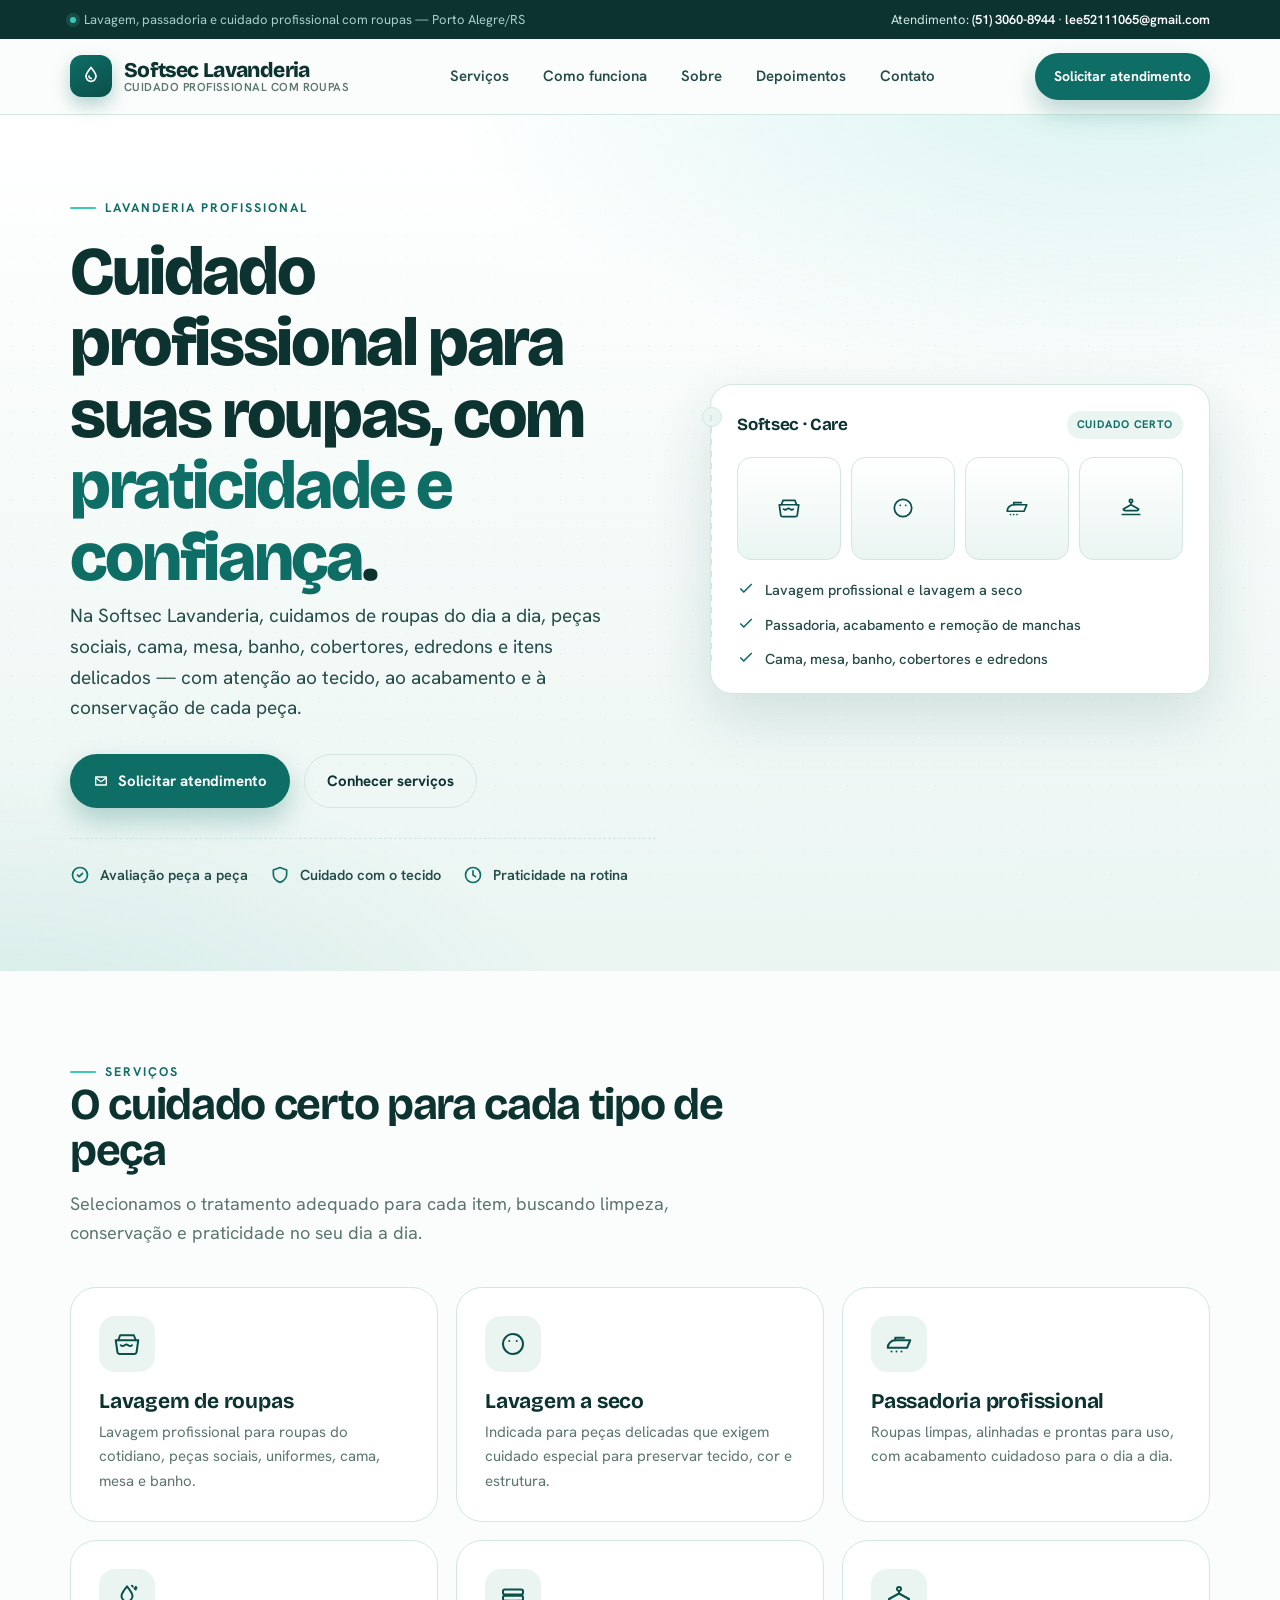
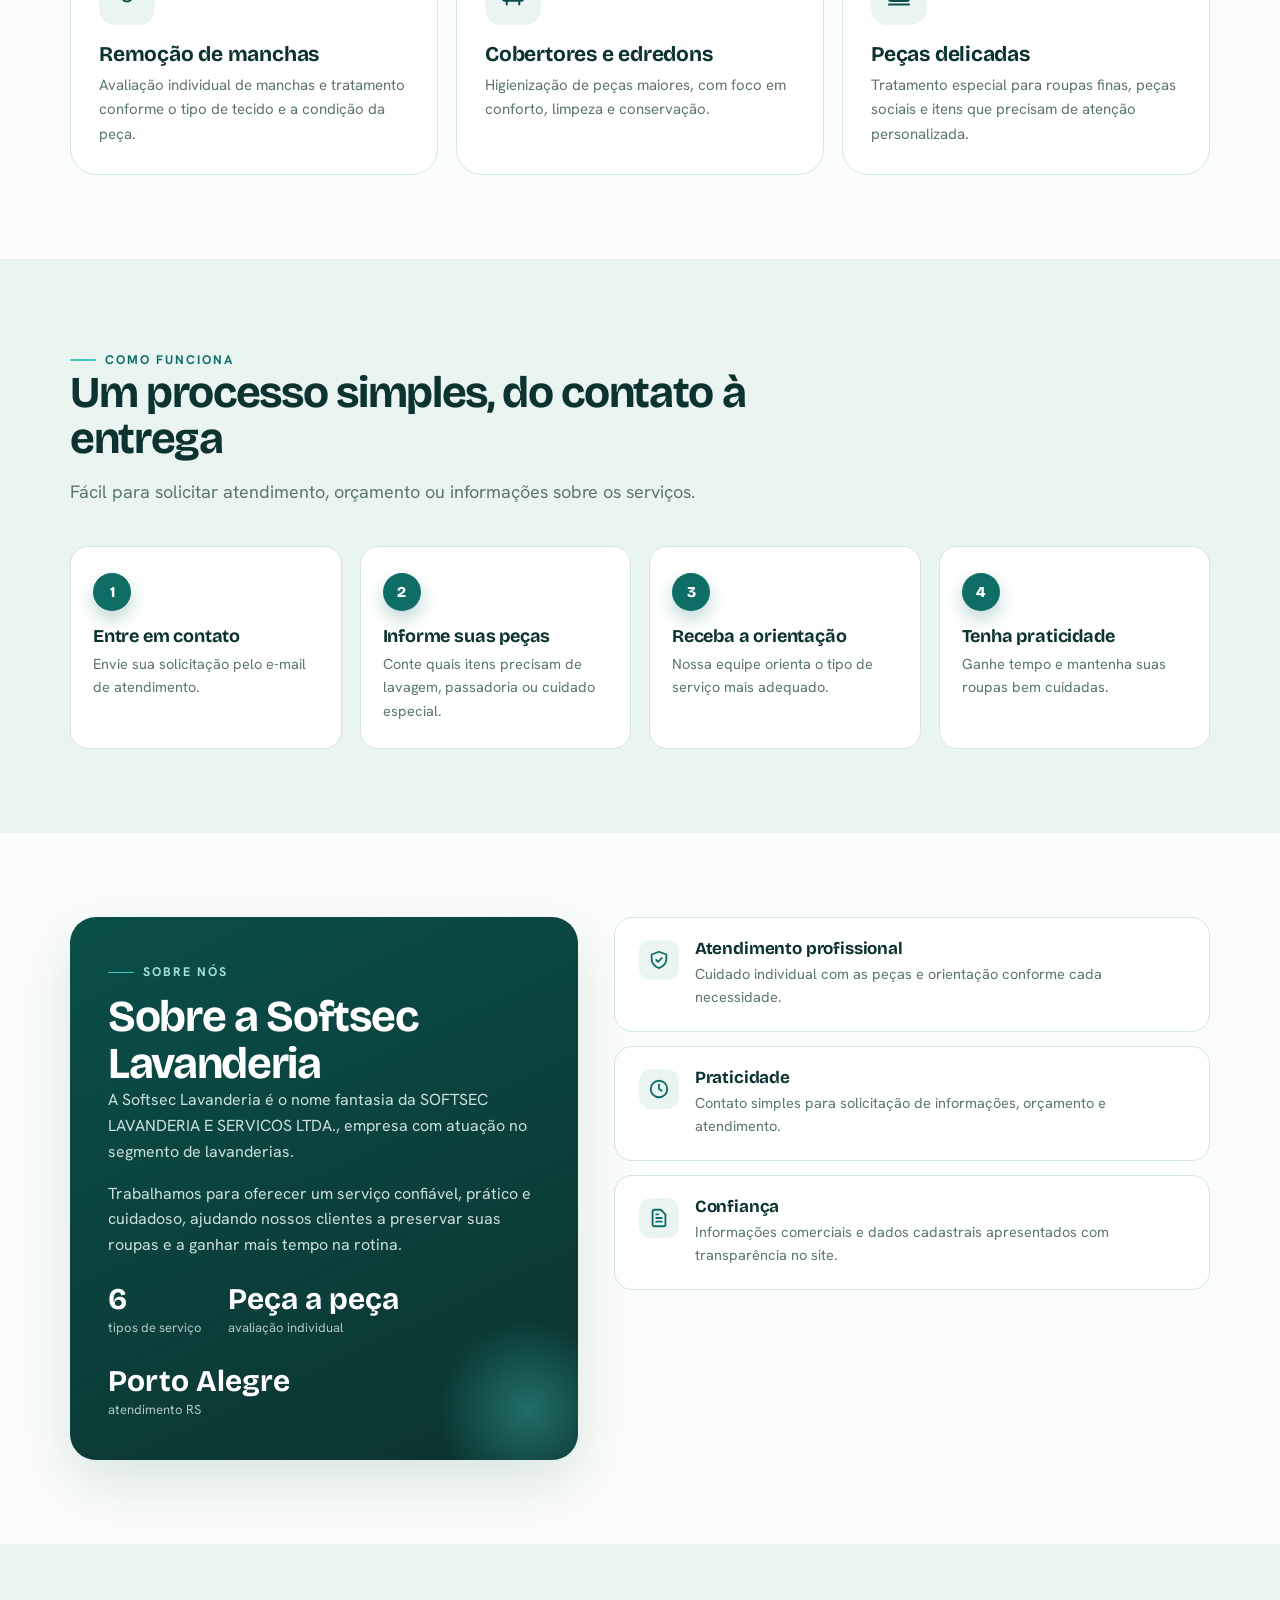
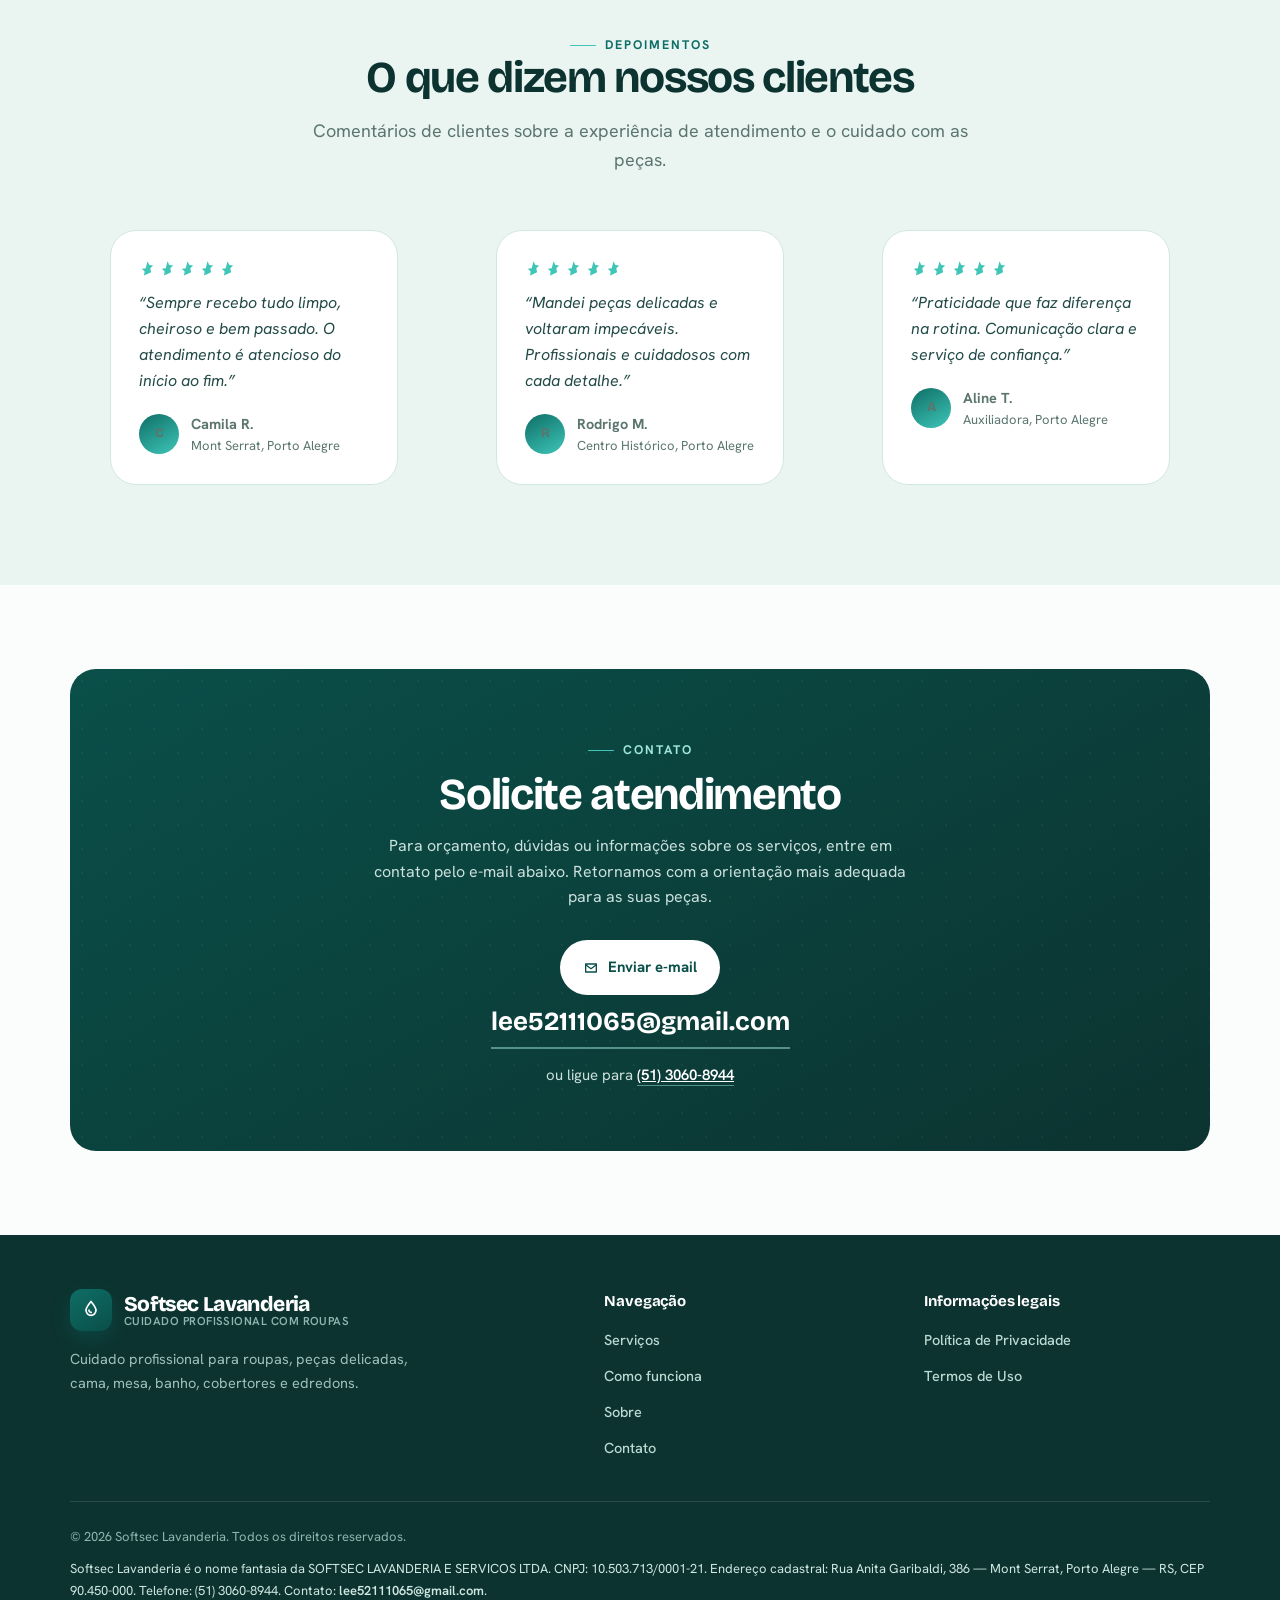
<file: index.html>
<!doctype html>
<html lang="pt-BR">
<head>
<meta charset="utf-8">
<meta name="viewport" content="width=device-width, initial-scale=1">
<title>Softsec Lavanderia | Lavagem, passadoria e cuidado profissional com roupas</title>
<meta name="description" content="Softsec Lavanderia: lavagem profissional, passadoria, lavagem a seco, higienização de cama, mesa e banho, cobertores, edredons e peças delicadas. Atendimento por e-mail em Porto Alegre.">
<meta name="theme-color" content="#0c3330">
<link rel="preconnect" href="https://fonts.googleapis.com">
<link rel="preconnect" href="https://fonts.gstatic.com" crossorigin>
<link href="https://fonts.googleapis.com/css2?family=Bricolage+Grotesque:opsz,wght@12..96,600;12..96,700;12..96,800&family=Hanken+Grotesk:wght@400;500;600;700&display=swap" rel="stylesheet">
<style>
  :root{
    --ink:#0c3330;
    --ink-soft:#234b47;
    --teal:#0e6e66;
    --teal-deep:#0a4f49;
    --teal-bright:#16958a;
    --aqua:#3fc6b8;
    --aqua-soft:#9fe6dc;
    --paper:#fbfdfc;
    --linen:#eaf5f2;
    --linen-2:#e1efeb;
    --line:#d3e7e2;
    --muted:#5b756f;
    --white:#ffffff;
    --shadow-sm:0 8px 24px rgba(10,79,73,.07);
    --shadow:0 22px 60px rgba(10,79,73,.14);
    --radius:18px;
    --radius-lg:26px;
    --maxw:1140px;
    --display:"Bricolage Grotesque", "Hanken Grotesk", system-ui, sans-serif;
    --body:"Hanken Grotesk", system-ui, -apple-system, Segoe UI, Roboto, sans-serif;
  }

  *{box-sizing:border-box}
  html{scroll-behavior:smooth}
  body{
    margin:0;
    font-family:var(--body);
    color:var(--ink);
    background:var(--paper);
    line-height:1.62;
    -webkit-font-smoothing:antialiased;
    text-rendering:optimizeLegibility;
  }
  a{color:inherit}
  img,svg{display:block}
  ::selection{background:var(--aqua-soft);color:var(--ink)}

  .wrap{width:min(var(--maxw), calc(100% - 40px));margin-inline:auto}

  /* ---------- Type ---------- */
  h1,h2,h3{font-family:var(--display);margin:0;line-height:1.05;letter-spacing:-.02em}
  h1{font-size:clamp(40px,5.6vw,68px);font-weight:800;letter-spacing:-.035em}
  h2{font-size:clamp(28px,3.8vw,44px);font-weight:700;letter-spacing:-.03em}
  h3{font-size:21px;font-weight:700;letter-spacing:-.01em}
  p{margin:0 0 16px}

  .eyebrow{
    display:inline-flex;align-items:center;gap:9px;
    font-family:var(--body);font-weight:700;font-size:12.5px;
    letter-spacing:.16em;text-transform:uppercase;color:var(--teal);
  }
  .eyebrow::before{content:"";width:26px;height:1.5px;background:var(--aqua);border-radius:2px}
  .lead{font-size:clamp(17px,1.6vw,19px);color:var(--ink-soft)}

  /* ---------- Buttons ---------- */
  .btn{
    display:inline-flex;align-items:center;justify-content:center;gap:9px;
    padding:14px 22px;border-radius:999px;text-decoration:none;
    font-weight:700;font-size:15px;border:1.5px solid transparent;
    transition:transform .18s ease, background .18s ease, box-shadow .18s ease, border-color .18s ease;
    cursor:pointer;white-space:nowrap;
  }
  .btn svg{width:16px;height:16px}
  .btn-primary{background:var(--teal);color:#fff;box-shadow:0 12px 26px rgba(14,110,102,.28)}
  .btn-primary:hover{background:var(--teal-deep);transform:translateY(-2px);box-shadow:0 16px 34px rgba(14,110,102,.34)}
  .btn-ghost{background:transparent;color:var(--ink);border-color:var(--line)}
  .btn-ghost:hover{border-color:var(--teal);color:var(--teal);transform:translateY(-2px)}
  .btn-light{background:#fff;color:var(--teal-deep);border-color:rgba(255,255,255,.6)}
  .btn-light:hover{transform:translateY(-2px);box-shadow:var(--shadow-sm)}

  /* ---------- Topbar ---------- */
  .topbar{background:var(--ink);color:#cfe7e2;font-size:13px}
  .topbar .wrap{display:flex;justify-content:space-between;align-items:center;gap:14px;flex-wrap:wrap;padding:9px 0;min-height:38px}
  .topbar a{color:#fff;text-decoration:none;font-weight:600}
  .topbar a:hover{color:var(--aqua-soft)}
  .topbar .tb-tag{display:inline-flex;align-items:center;gap:8px;color:#aacfc9}
  .dot{width:6px;height:6px;border-radius:50%;background:var(--aqua);display:inline-block;flex:none;box-shadow:0 0 0 4px rgba(63,198,184,.18)}

  /* ---------- Header ---------- */
  header.site{position:sticky;top:0;z-index:60;background:rgba(251,253,252,.82);backdrop-filter:blur(12px);border-bottom:1px solid var(--line)}
  .nav{display:flex;align-items:center;justify-content:space-between;gap:20px;padding:14px 0}
  .brand{display:flex;align-items:center;gap:12px;text-decoration:none}
  .brand .mark{width:42px;height:42px;border-radius:12px;background:linear-gradient(150deg,var(--teal),var(--teal-deep));display:grid;place-items:center;flex:none;box-shadow:0 8px 18px rgba(14,110,102,.3)}
  .brand .mark svg{width:24px;height:24px}
  .brand .name{display:flex;flex-direction:column;line-height:1.05}
  .brand .name b{font-family:var(--display);font-size:21px;font-weight:800;letter-spacing:-.03em;color:var(--ink)}
  .brand .name span{font-size:11.5px;letter-spacing:.04em;color:var(--muted);text-transform:uppercase;font-weight:600}

  .menu{display:flex;align-items:center;gap:6px}
  .menu a{text-decoration:none;color:var(--ink-soft);font-weight:600;font-size:15px;padding:8px 14px;border-radius:999px;transition:color .15s, background .15s}
  .menu a:hover{color:var(--teal);background:var(--linen)}
  .menu a.active{color:var(--teal);background:var(--linen)}
  .nav-cta{display:flex;align-items:center;gap:10px}
  .nav-cta .btn{padding:11px 18px;font-size:14px}

  .burger{display:none;width:44px;height:44px;border-radius:12px;border:1px solid var(--line);background:#fff;cursor:pointer;align-items:center;justify-content:center}
  .burger span{position:relative;width:18px;height:2px;background:var(--ink);border-radius:2px;transition:.2s}
  .burger span::before,.burger span::after{content:"";position:absolute;left:0;width:18px;height:2px;background:var(--ink);border-radius:2px;transition:.2s}
  .burger span::before{top:-6px}.burger span::after{top:6px}
  body.nav-open .burger span{background:transparent}
  body.nav-open .burger span::before{top:0;transform:rotate(45deg)}
  body.nav-open .burger span::after{top:0;transform:rotate(-45deg)}

  /* ---------- Hero ---------- */
  .hero{position:relative;overflow:hidden;background:
      radial-gradient(120% 90% at 88% -10%, rgba(63,198,184,.22), transparent 46%),
      radial-gradient(90% 70% at 0% 110%, rgba(22,149,138,.10), transparent 50%),
      linear-gradient(180deg,#fff 0%, var(--linen) 100%)}
  .hero::after{content:"";position:absolute;inset:0;background-image:
      radial-gradient(rgba(14,110,102,.06) 1px, transparent 1.4px);background-size:22px 22px;mask-image:linear-gradient(180deg,transparent,#000 30%, #000 70%, transparent);opacity:.5;pointer-events:none}
  .hero .wrap{position:relative;z-index:1;display:grid;grid-template-columns:1.08fr .92fr;gap:54px;align-items:center;padding:76px 0 84px}
  .hero h1{margin:18px 0 8px}
  .hero h1 .hl{color:var(--teal)}
  .hero .lead{max-width:560px}
  .cta-row{display:flex;gap:14px;flex-wrap:wrap;margin-top:30px}
  .trust{display:flex;gap:22px;flex-wrap:wrap;margin-top:30px;padding-top:24px;border-top:1px dashed var(--line)}
  .trust .ti{display:flex;align-items:center;gap:10px;color:var(--ink-soft);font-weight:600;font-size:14.5px}
  .trust .ti svg{width:20px;height:20px;color:var(--teal);flex:none}

  /* Care tag — signature element */
  .tag{
    position:relative;background:#fff;border:1px solid var(--line);border-radius:22px;
    padding:26px 26px 22px;box-shadow:var(--shadow);transform:rotate(-1.4deg);
  }
  .tag::before{content:"";position:absolute;top:22px;left:-9px;width:18px;height:18px;border-radius:50%;background:var(--linen);border:1px solid var(--line)}
  .tag::after{content:"";position:absolute;top:30px;left:-1px;width:2px;height:calc(100% - 60px);background:repeating-linear-gradient(180deg,var(--line) 0 6px,transparent 6px 12px)}
  .tag .tag-top{display:flex;align-items:center;justify-content:space-between;gap:12px;margin-bottom:18px}
  .tag .tag-top b{font-family:var(--display);font-size:17px;letter-spacing:-.02em}
  .tag .tag-top .pill{font-size:11px;font-weight:700;letter-spacing:.08em;text-transform:uppercase;color:var(--teal);background:var(--linen);padding:5px 10px;border-radius:999px}
  .tag .symbols{display:grid;grid-template-columns:repeat(4,1fr);gap:10px;margin-bottom:18px}
  .tag .sym{aspect-ratio:1;border:1px solid var(--line);border-radius:14px;display:grid;place-items:center;color:var(--teal-deep);background:linear-gradient(180deg,#fff,var(--linen))}
  .tag .sym svg{width:26px;height:26px}
  .tag .tag-list{margin:0;padding:0;list-style:none;display:grid;gap:11px}
  .tag .tag-list li{display:flex;align-items:flex-start;gap:10px;font-size:14.5px;color:var(--ink-soft);font-weight:500}
  .tag .tag-list svg{width:18px;height:18px;color:var(--teal);flex:none;margin-top:2px}

  /* ---------- Sections ---------- */
  .section{padding:84px 0}
  .section.tint{background:var(--linen)}
  .section-head{max-width:680px;margin-bottom:40px}
  .section-head.center{margin-inline:auto;text-align:center}
  .section-head p{margin-top:14px;color:var(--muted);font-size:18px}

  /* Services — care-symbol cards */
  .grid-cards{display:grid;grid-template-columns:repeat(3,1fr);gap:18px}
  .scard{background:#fff;border:1px solid var(--line);border-radius:var(--radius-lg);padding:28px;transition:transform .2s ease, box-shadow .2s ease, border-color .2s ease;position:relative;overflow:hidden}
  .scard::before{content:"";position:absolute;inset:0 0 auto 0;height:3px;background:linear-gradient(90deg,var(--teal),var(--aqua));transform:scaleX(0);transform-origin:left;transition:transform .25s ease}
  .scard:hover{transform:translateY(-6px);box-shadow:var(--shadow);border-color:transparent}
  .scard:hover::before{transform:scaleX(1)}
  .scard .ic{width:56px;height:56px;border-radius:16px;background:var(--linen);display:grid;place-items:center;color:var(--teal-deep);margin-bottom:18px;transition:background .2s,color .2s}
  .scard:hover .ic{background:var(--teal);color:#fff}
  .scard .ic svg{width:30px;height:30px}
  .scard p{margin:8px 0 0;color:var(--muted);font-size:15px}

  /* Steps — real sequence, so numbered */
  .steps{display:grid;grid-template-columns:repeat(4,1fr);gap:18px;position:relative}
  .stepc{background:#fff;border:1px solid var(--line);border-radius:var(--radius);padding:26px 22px;position:relative}
  .stepc .num{font-family:var(--display);font-weight:800;font-size:15px;width:38px;height:38px;border-radius:50%;display:grid;place-items:center;background:var(--teal);color:#fff;margin-bottom:16px;box-shadow:0 8px 18px rgba(14,110,102,.28)}
  .stepc h3{font-size:18px}
  .stepc p{margin:6px 0 0;color:var(--muted);font-size:14.5px}

  /* About / split */
  .split{display:grid;grid-template-columns:.92fr 1.08fr;gap:36px;align-items:stretch}
  .panel-dark{background:linear-gradient(155deg,var(--teal-deep),var(--ink));color:#fff;border-radius:var(--radius-lg);padding:38px;box-shadow:var(--shadow);position:relative;overflow:hidden}
  .panel-dark::after{content:"";position:absolute;right:-40px;bottom:-40px;width:180px;height:180px;border-radius:50%;background:radial-gradient(circle,rgba(63,198,184,.4),transparent 70%)}
  .panel-dark h2{color:#fff;position:relative}
  .panel-dark p{color:rgba(235,250,247,.86);position:relative}
  .panel-dark .stat{display:flex;gap:26px;margin-top:26px;flex-wrap:wrap;position:relative}
  .panel-dark .stat div b{font-family:var(--display);font-size:30px;display:block;line-height:1}
  .panel-dark .stat div span{font-size:13px;color:rgba(235,250,247,.74)}
  .info-list{display:grid;gap:14px;align-content:start}
  .info-item{background:#fff;border:1px solid var(--line);border-radius:var(--radius);padding:22px 24px;display:flex;gap:16px;align-items:flex-start}
  .info-item .chk{width:40px;height:40px;border-radius:12px;background:var(--linen);color:var(--teal);display:grid;place-items:center;flex:none}
  .info-item .chk svg{width:22px;height:22px}
  .info-item h3{font-size:17px}
  .info-item p{margin:4px 0 0;color:var(--muted);font-size:14.5px}

  /* Testimonials */
  .quotes{display:grid;grid-template-columns:repeat(3,1fr);gap:18px}
  .quote{background:#fff;border:1px solid var(--line);border-radius:var(--radius-lg);padding:28px}
  .quote .stars{color:var(--aqua);display:flex;gap:3px;margin-bottom:14px}
  .quote .stars svg{width:17px;height:17px}
  .quote p{font-size:16px;color:var(--ink-soft);font-style:italic;margin-bottom:18px}
  .quote .who{display:flex;align-items:center;gap:12px}
  .quote .av{width:40px;height:40px;border-radius:50%;background:linear-gradient(150deg,var(--teal),var(--aqua));color:#fff;display:grid;place-items:center;font-family:var(--display);font-weight:800;font-size:15px;flex:none}
  .quote .who b{display:block;font-size:14.5px}
  .quote .who span{font-size:13px;color:var(--muted)}

  /* Contact */
  .contact{background:linear-gradient(150deg,var(--teal-deep),var(--ink));color:#fff;border-radius:var(--radius-lg);padding:clamp(36px,6vw,64px);text-align:center;position:relative;overflow:hidden}
  .contact::before{content:"";position:absolute;inset:0;background-image:radial-gradient(rgba(255,255,255,.07) 1px,transparent 1.4px);background-size:24px 24px;opacity:.6}
  .contact h2{color:#fff;position:relative}
  .contact p{color:rgba(235,250,247,.86);max-width:560px;margin:14px auto 0;position:relative}
  .contact .cta-row{justify-content:center;position:relative}
  .contact .mail-big{position:relative;display:inline-block;margin-top:6px;font-family:var(--display);font-weight:700;font-size:clamp(18px,2.4vw,26px);color:#fff;text-decoration:none;border-bottom:2px solid rgba(159,230,220,.5);padding-bottom:4px}
  .contact .mail-big:hover{border-color:var(--aqua)}
  .contact-alt{position:relative;margin-top:12px;font-size:15px;color:rgba(235,250,247,.86)}
  .contact-alt a{color:#fff;font-weight:600;border-bottom:1px solid rgba(159,230,220,.5)}
  .contact-alt a:hover{border-color:var(--aqua)}

  /* ---------- Legal sections ---------- */
  .legal-sec{background:var(--paper)}
  .legal-sec.alt{background:var(--linen)}
  .legal-wrap{max-width:860px;margin-inline:auto}
  .legal-card{background:#fff;border:1px solid var(--line);border-radius:var(--radius-lg);padding:clamp(26px,4vw,44px);box-shadow:var(--shadow-sm)}
  .legal-card .meta{font-size:13px;color:var(--muted);letter-spacing:.04em;text-transform:uppercase;font-weight:600}
  .legal-card h2{margin:6px 0 4px}
  .legal-card .rule{height:3px;width:60px;background:linear-gradient(90deg,var(--teal),var(--aqua));border-radius:3px;margin:18px 0 26px}
  .legal-card h3{font-size:18px;color:var(--teal-deep);margin:26px 0 8px;display:flex;gap:10px;align-items:baseline}
  .legal-card h3 .n{font-size:13px;color:var(--aqua);font-weight:800}
  .legal-card h3:first-of-type{margin-top:0}
  .legal-card p{color:var(--ink-soft);font-size:15.5px}
  .legal-card a{color:var(--teal);font-weight:600}
  .back-top{display:inline-flex;align-items:center;gap:8px;margin-top:28px;font-size:14px;font-weight:600;color:var(--teal);text-decoration:none}
  .back-top:hover{color:var(--teal-deep)}
  .back-top svg{width:16px;height:16px}

  /* ---------- Footer ---------- */
  footer.site{background:var(--ink);color:#cfe7e2;padding:54px 0 30px}
  .foot-grid{display:grid;grid-template-columns:1.4fr .8fr .8fr;gap:34px}
  footer.site .brand .name b{color:#fff}
  footer.site .brand .name span{color:#8fb6b0}
  footer.site .fdesc{margin-top:16px;color:#9fc1bb;font-size:14.5px;max-width:340px}
  .foot-title{font-family:var(--display);font-weight:700;font-size:15px;color:#fff;margin-bottom:14px;letter-spacing:-.01em}
  .foot-links{list-style:none;margin:0;padding:0;display:grid;gap:10px}
  .foot-links a{color:#bcdad4;text-decoration:none;font-size:14.5px;font-weight:500;transition:color .15s}
  .foot-links a:hover{color:#fff}
  .legal-bar{margin-top:40px;padding-top:24px;border-top:1px solid rgba(255,255,255,.12);display:grid;gap:10px}
  .legal-bar p{margin:0;font-size:13px;color:#8fb6b0;line-height:1.7}
  .legal-bar .reg{color:#cfe7e2}
  .legal-bar a{color:#cfe7e2;font-weight:600;text-decoration:none}
  .legal-bar a:hover{color:var(--aqua-soft)}

  /* ---------- Reveal animation ---------- */
  .reveal{opacity:0;transform:translateY(18px);transition:opacity .6s ease, transform .6s ease}
  .reveal.in{opacity:1;transform:none}

  /* ---------- Responsive ---------- */
  @media (max-width:980px){
    .hero .wrap{grid-template-columns:1fr;gap:40px;padding:56px 0 64px}
    .tag{max-width:440px}
    .split{grid-template-columns:1fr}
    .grid-cards,.quotes{grid-template-columns:repeat(2,1fr)}
    .steps{grid-template-columns:repeat(2,1fr)}
    .foot-grid{grid-template-columns:1fr 1fr}
  }
  @media (max-width:720px){
    .menu,.nav-cta .btn{display:none}
    .burger{display:flex}
    body.nav-open .menu{
      display:flex;flex-direction:column;align-items:stretch;gap:6px;
      position:absolute;left:0;right:0;top:100%;background:#fff;border-bottom:1px solid var(--line);
      padding:14px 20px 18px;box-shadow:var(--shadow);
    }
    body.nav-open .menu a{padding:12px 14px}
    .nav{position:relative}
    .topbar .tb-tag{display:none}
    .section{padding:60px 0}
    .grid-cards,.quotes,.steps{grid-template-columns:1fr}
    .foot-grid{grid-template-columns:1fr}
    .trust{gap:14px}
  }

  @media (prefers-reduced-motion:reduce){
    html{scroll-behavior:auto}
    *{transition:none!important;animation:none!important}
    .reveal{opacity:1;transform:none}
  }
</style>
</head>
<body>

<!-- ============ TOPBAR ============ -->
<div class="topbar">
  <div class="wrap">
    <span class="tb-tag"><span class="dot"></span> Lavagem, passadoria e cuidado profissional com roupas — Porto Alegre/RS</span>
    <span class="tb-contact">Atendimento: <a href="tel:+555130608944">(51)&nbsp;3060-8944</a> · <a href="mailto:lee52111065@gmail.com">lee52111065@gmail.com</a></span>
  </div>
</div>

<!-- ============ HEADER ============ -->
<header class="site">
  <div class="wrap nav">
    <a class="brand" href="#topo" aria-label="Softsec Lavanderia — início">
      <span class="mark" aria-hidden="true">
        <!-- droplet + sparkle mark -->
        <svg viewBox="0 0 24 24" fill="none" stroke="#fff" stroke-width="1.7" stroke-linecap="round" stroke-linejoin="round">
          <path d="M12 3.5c3 3.6 5 6.2 5 8.8a5 5 0 0 1-10 0c0-2.6 2-5.2 5-8.8Z"/>
          <path d="M10 12.2a2.2 2.2 0 0 0 2.2 2.2"/>
        </svg>
      </span>
      <span class="name">
        <b>Softsec Lavanderia</b>
        <span>Cuidado profissional com roupas</span>
      </span>
    </a>

    <nav class="menu" aria-label="Menu principal">
      <a href="#servicos">Serviços</a>
      <a href="#como-funciona">Como funciona</a>
      <a href="#sobre">Sobre</a>
      <a href="#depoimentos">Depoimentos</a>
      <a href="#contato">Contato</a>
    </nav>

    <div class="nav-cta">
      <a class="btn btn-primary" href="mailto:lee52111065@gmail.com?subject=Solicita%C3%A7%C3%A3o%20de%20atendimento%20-%20Softsec%20Lavanderia">
        Solicitar atendimento
      </a>
    </div>

    <button class="burger" aria-label="Abrir menu" aria-expanded="false"><span></span></button>
  </div>
</header>

<main id="topo">

  <!-- ============ HERO ============ -->
  <section class="hero">
    <div class="wrap">
      <div class="reveal">
        <span class="eyebrow">Lavanderia profissional</span>
        <h1>Cuidado profissional para suas roupas, com <span class="hl">praticidade e confiança</span>.</h1>
        <p class="lead">Na Softsec Lavanderia, cuidamos de roupas do dia a dia, peças sociais, cama, mesa, banho, cobertores, edredons e itens delicados — com atenção ao tecido, ao acabamento e à conservação de cada peça.</p>

        <div class="cta-row">
          <a class="btn btn-primary" href="mailto:lee52111065@gmail.com?subject=Solicita%C3%A7%C3%A3o%20de%20atendimento%20-%20Softsec%20Lavanderia">
            <svg viewBox="0 0 24 24" fill="none" stroke="currentColor" stroke-width="2" stroke-linecap="round" stroke-linejoin="round"><path d="M4 6h16v12H4z"/><path d="m4 7 8 6 8-6"/></svg>
            Solicitar atendimento
          </a>
          <a class="btn btn-ghost" href="#servicos">Conhecer serviços</a>
        </div>

        <div class="trust">
          <div class="ti"><svg viewBox="0 0 24 24" fill="none" stroke="currentColor" stroke-width="2" stroke-linecap="round" stroke-linejoin="round"><path d="m9 12 2 2 4-4"/><circle cx="12" cy="12" r="9"/></svg> Avaliação peça a peça</div>
          <div class="ti"><svg viewBox="0 0 24 24" fill="none" stroke="currentColor" stroke-width="2" stroke-linecap="round" stroke-linejoin="round"><path d="M12 3 4 6v5c0 5 3.5 8 8 10 4.5-2 8-5 8-10V6l-8-3Z"/></svg> Cuidado com o tecido</div>
          <div class="ti"><svg viewBox="0 0 24 24" fill="none" stroke="currentColor" stroke-width="2" stroke-linecap="round" stroke-linejoin="round"><circle cx="12" cy="12" r="9"/><path d="M12 7v5l3 2"/></svg> Praticidade na rotina</div>
        </div>
      </div>

      <!-- SIGNATURE: garment care tag -->
      <aside class="tag reveal" aria-label="Etiqueta de cuidados — destaques do serviço">
        <div class="tag-top">
          <b>Softsec · Care</b>
          <span class="pill">Cuidado certo</span>
        </div>
        <div class="symbols" aria-hidden="true">
          <span class="sym" title="Lavagem">
            <svg viewBox="0 0 24 24" fill="none" stroke="currentColor" stroke-width="1.6" stroke-linecap="round" stroke-linejoin="round"><path d="M3 9h18l-1.3 9.2A2 2 0 0 1 17.7 20H6.3a2 2 0 0 1-2-1.8L3 9Z"/><path d="M5 9 6.5 5h11L19 9"/><path d="M7 13c1.2 1 1.8 1 3 0s1.8-1 3 0 1.8 1 3 0"/></svg>
          </span>
          <span class="sym" title="Lavagem a seco">
            <svg viewBox="0 0 24 24" fill="none" stroke="currentColor" stroke-width="1.6" stroke-linecap="round" stroke-linejoin="round"><circle cx="12" cy="12" r="8"/><path d="M9.5 9.5h0M14.5 9.5h0"/></svg>
          </span>
          <span class="sym" title="Passadoria">
            <svg viewBox="0 0 24 24" fill="none" stroke="currentColor" stroke-width="1.6" stroke-linecap="round" stroke-linejoin="round"><path d="M3 15c0-3.3 2.7-6 6-6h12l-2.5 6H3Z"/><path d="M9 9V7h7"/><path d="M6 18h0M9 18h0M12 18h0"/></svg>
          </span>
          <span class="sym" title="Peças delicadas">
            <svg viewBox="0 0 24 24" fill="none" stroke="currentColor" stroke-width="1.6" stroke-linecap="round" stroke-linejoin="round"><path d="M12 4a1.5 1.5 0 1 0 0 3 1.5 1.5 0 0 0 0-3Z"/><path d="M12 7v2l-7 4v0c0 1 .8 1.5 1.7 1.5H17.3c.9 0 1.7-.5 1.7-1.5L12 9"/><path d="M4 18h16"/></svg>
          </span>
        </div>
        <ul class="tag-list">
          <li><svg viewBox="0 0 24 24" fill="none" stroke="currentColor" stroke-width="2.2" stroke-linecap="round" stroke-linejoin="round"><path d="m5 12 4 4 10-10"/></svg> Lavagem profissional e lavagem a seco</li>
          <li><svg viewBox="0 0 24 24" fill="none" stroke="currentColor" stroke-width="2.2" stroke-linecap="round" stroke-linejoin="round"><path d="m5 12 4 4 10-10"/></svg> Passadoria, acabamento e remoção de manchas</li>
          <li><svg viewBox="0 0 24 24" fill="none" stroke="currentColor" stroke-width="2.2" stroke-linecap="round" stroke-linejoin="round"><path d="m5 12 4 4 10-10"/></svg> Cama, mesa, banho, cobertores e edredons</li>
        </ul>
      </aside>
    </div>
  </section>

  <!-- ============ SERVIÇOS ============ -->
  <section class="section" id="servicos">
    <div class="wrap">
      <div class="section-head reveal">
        <span class="eyebrow">Serviços</span>
        <h2>O cuidado certo para cada tipo de peça</h2>
        <p>Selecionamos o tratamento adequado para cada item, buscando limpeza, conservação e praticidade no seu dia a dia.</p>
      </div>

      <div class="grid-cards">
        <article class="scard reveal">
          <div class="ic"><svg viewBox="0 0 24 24" fill="none" stroke="currentColor" stroke-width="1.6" stroke-linecap="round" stroke-linejoin="round"><path d="M3 9h18l-1.3 9.2A2 2 0 0 1 17.7 20H6.3a2 2 0 0 1-2-1.8L3 9Z"/><path d="M5 9 6.5 5h11L19 9"/><path d="M7 13c1.2 1 1.8 1 3 0s1.8-1 3 0 1.8 1 3 0"/></svg></div>
          <h3>Lavagem de roupas</h3>
          <p>Lavagem profissional para roupas do cotidiano, peças sociais, uniformes, cama, mesa e banho.</p>
        </article>

        <article class="scard reveal">
          <div class="ic"><svg viewBox="0 0 24 24" fill="none" stroke="currentColor" stroke-width="1.6" stroke-linecap="round" stroke-linejoin="round"><circle cx="12" cy="12" r="8"/><path d="M9 9.5h0M15 9.5h0"/></svg></div>
          <h3>Lavagem a seco</h3>
          <p>Indicada para peças delicadas que exigem cuidado especial para preservar tecido, cor e estrutura.</p>
        </article>

        <article class="scard reveal">
          <div class="ic"><svg viewBox="0 0 24 24" fill="none" stroke="currentColor" stroke-width="1.6" stroke-linecap="round" stroke-linejoin="round"><path d="M3 15c0-3.3 2.7-6 6-6h12l-2.5 6H3Z"/><path d="M9 9V7h7"/><path d="M6 18h0M10 18h0M14 18h0"/></svg></div>
          <h3>Passadoria profissional</h3>
          <p>Roupas limpas, alinhadas e prontas para uso, com acabamento cuidadoso para o dia a dia.</p>
        </article>

        <article class="scard reveal">
          <div class="ic"><svg viewBox="0 0 24 24" fill="none" stroke="currentColor" stroke-width="1.6" stroke-linecap="round" stroke-linejoin="round"><path d="M12 3.5c2.6 3.2 4.4 5.5 4.4 7.7a4.4 4.4 0 0 1-8.8 0c0-2.2 1.8-4.5 4.4-7.7Z"/><path d="m18 5 1 1M19 4l.6.6M16 3l.6.6"/></svg></div>
          <h3>Remoção de manchas</h3>
          <p>Avaliação individual de manchas e tratamento conforme o tipo de tecido e a condição da peça.</p>
        </article>

        <article class="scard reveal">
          <div class="ic"><svg viewBox="0 0 24 24" fill="none" stroke="currentColor" stroke-width="1.6" stroke-linecap="round" stroke-linejoin="round"><rect x="4" y="6" width="16" height="4" rx="1.4"/><rect x="4" y="11" width="16" height="4" rx="1.4"/><path d="M7 15v3M17 15v3"/></svg></div>
          <h3>Cobertores e edredons</h3>
          <p>Higienização de peças maiores, com foco em conforto, limpeza e conservação.</p>
        </article>

        <article class="scard reveal">
          <div class="ic"><svg viewBox="0 0 24 24" fill="none" stroke="currentColor" stroke-width="1.6" stroke-linecap="round" stroke-linejoin="round"><path d="M12 4a1.6 1.6 0 1 0 0 3.2A1.6 1.6 0 0 0 12 4Z"/><path d="M12 7.2v2L4 13.6c0 1 .9 1.6 1.9 1.6h12.2c1 0 1.9-.6 1.9-1.6L12 9.2"/><path d="M4 18h16"/></svg></div>
          <h3>Peças delicadas</h3>
          <p>Tratamento especial para roupas finas, peças sociais e itens que precisam de atenção personalizada.</p>
        </article>
      </div>
    </div>
  </section>

  <!-- ============ COMO FUNCIONA ============ -->
  <section class="section tint" id="como-funciona">
    <div class="wrap">
      <div class="section-head reveal">
        <span class="eyebrow">Como funciona</span>
        <h2>Um processo simples, do contato à entrega</h2>
        <p>Fácil para solicitar atendimento, orçamento ou informações sobre os serviços.</p>
      </div>

      <div class="steps">
        <div class="stepc reveal"><div class="num">1</div><h3>Entre em contato</h3><p>Envie sua solicitação pelo e-mail de atendimento.</p></div>
        <div class="stepc reveal"><div class="num">2</div><h3>Informe suas peças</h3><p>Conte quais itens precisam de lavagem, passadoria ou cuidado especial.</p></div>
        <div class="stepc reveal"><div class="num">3</div><h3>Receba a orientação</h3><p>Nossa equipe orienta o tipo de serviço mais adequado.</p></div>
        <div class="stepc reveal"><div class="num">4</div><h3>Tenha praticidade</h3><p>Ganhe tempo e mantenha suas roupas bem cuidadas.</p></div>
      </div>
    </div>
  </section>

  <!-- ============ SOBRE ============ -->
  <section class="section" id="sobre">
    <div class="wrap split">
      <div class="panel-dark reveal">
        <span class="eyebrow" style="color:var(--aqua-soft)">Sobre nós</span>
        <h2 style="margin-top:12px">Sobre a Softsec Lavanderia</h2>
        <p>A Softsec Lavanderia é o nome fantasia da SOFTSEC LAVANDERIA E SERVICOS LTDA., empresa com atuação no segmento de lavanderias.</p>
        <p>Trabalhamos para oferecer um serviço confiável, prático e cuidadoso, ajudando nossos clientes a preservar suas roupas e a ganhar mais tempo na rotina.</p>
        <div class="stat">
          <div><b>6</b><span>tipos de serviço</span></div>
          <div><b>Peça a peça</b><span>avaliação individual</span></div>
          <div><b>Porto Alegre</b><span>atendimento RS</span></div>
        </div>
      </div>

      <div class="info-list">
        <div class="info-item reveal">
          <span class="chk"><svg viewBox="0 0 24 24" fill="none" stroke="currentColor" stroke-width="2" stroke-linecap="round" stroke-linejoin="round"><path d="M12 3 4 6v5c0 5 3.5 8 8 10 4.5-2 8-5 8-10V6l-8-3Z"/><path d="m9 12 2 2 4-4"/></svg></span>
          <div><h3>Atendimento profissional</h3><p>Cuidado individual com as peças e orientação conforme cada necessidade.</p></div>
        </div>
        <div class="info-item reveal">
          <span class="chk"><svg viewBox="0 0 24 24" fill="none" stroke="currentColor" stroke-width="2" stroke-linecap="round" stroke-linejoin="round"><circle cx="12" cy="12" r="9"/><path d="M12 7v5l3 2"/></svg></span>
          <div><h3>Praticidade</h3><p>Contato simples para solicitação de informações, orçamento e atendimento.</p></div>
        </div>
        <div class="info-item reveal">
          <span class="chk"><svg viewBox="0 0 24 24" fill="none" stroke="currentColor" stroke-width="2" stroke-linecap="round" stroke-linejoin="round"><path d="M9 12h6M9 16h6M9 8h2"/><path d="M7 3h7l5 5v11a2 2 0 0 1-2 2H7a2 2 0 0 1-2-2V5a2 2 0 0 1 2-2Z"/></svg></span>
          <div><h3>Confiança</h3><p>Informações comerciais e dados cadastrais apresentados com transparência no site.</p></div>
        </div>
      </div>
    </div>
  </section>

  <!-- ============ DEPOIMENTOS ============ -->
  <section class="section tint" id="depoimentos">
    <div class="wrap">
      <div class="section-head center reveal">
        <span class="eyebrow" style="justify-content:center">Depoimentos</span>
        <h2>O que dizem nossos clientes</h2>
        <p>Comentários de clientes sobre a experiência de atendimento e o cuidado com as peças.</p>
      </div>

      <div class="quotes">
        <figure class="quote reveal">
          <div class="stars" aria-label="5 de 5">
            <svg viewBox="0 0 24 24" fill="currentColor"><path d="m12 3 2.5 5.3 5.5.8-4 4 1 5.6L12 21l-5 2.3 1-5.6-4-4 5.5-.8L12 3Z"/></svg>
            <svg viewBox="0 0 24 24" fill="currentColor"><path d="m12 3 2.5 5.3 5.5.8-4 4 1 5.6L12 21l-5 2.3 1-5.6-4-4 5.5-.8L12 3Z"/></svg>
            <svg viewBox="0 0 24 24" fill="currentColor"><path d="m12 3 2.5 5.3 5.5.8-4 4 1 5.6L12 21l-5 2.3 1-5.6-4-4 5.5-.8L12 3Z"/></svg>
            <svg viewBox="0 0 24 24" fill="currentColor"><path d="m12 3 2.5 5.3 5.5.8-4 4 1 5.6L12 21l-5 2.3 1-5.6-4-4 5.5-.8L12 3Z"/></svg>
            <svg viewBox="0 0 24 24" fill="currentColor"><path d="m12 3 2.5 5.3 5.5.8-4 4 1 5.6L12 21l-5 2.3 1-5.6-4-4 5.5-.8L12 3Z"/></svg>
          </div>
          <p>“Sempre recebo tudo limpo, cheiroso e bem passado. O atendimento é atencioso do início ao fim.”</p>
          <figcaption class="who"><span class="av">C</span><span><b>Camila R.</b><span>Mont Serrat, Porto Alegre</span></span></figcaption>
        </figure>

        <figure class="quote reveal">
          <div class="stars" aria-label="5 de 5">
            <svg viewBox="0 0 24 24" fill="currentColor"><path d="m12 3 2.5 5.3 5.5.8-4 4 1 5.6L12 21l-5 2.3 1-5.6-4-4 5.5-.8L12 3Z"/></svg>
            <svg viewBox="0 0 24 24" fill="currentColor"><path d="m12 3 2.5 5.3 5.5.8-4 4 1 5.6L12 21l-5 2.3 1-5.6-4-4 5.5-.8L12 3Z"/></svg>
            <svg viewBox="0 0 24 24" fill="currentColor"><path d="m12 3 2.5 5.3 5.5.8-4 4 1 5.6L12 21l-5 2.3 1-5.6-4-4 5.5-.8L12 3Z"/></svg>
            <svg viewBox="0 0 24 24" fill="currentColor"><path d="m12 3 2.5 5.3 5.5.8-4 4 1 5.6L12 21l-5 2.3 1-5.6-4-4 5.5-.8L12 3Z"/></svg>
            <svg viewBox="0 0 24 24" fill="currentColor"><path d="m12 3 2.5 5.3 5.5.8-4 4 1 5.6L12 21l-5 2.3 1-5.6-4-4 5.5-.8L12 3Z"/></svg>
          </div>
          <p>“Mandei peças delicadas e voltaram impecáveis. Profissionais e cuidadosos com cada detalhe.”</p>
          <figcaption class="who"><span class="av">R</span><span><b>Rodrigo M.</b><span>Centro Histórico, Porto Alegre</span></span></figcaption>
        </figure>

        <figure class="quote reveal">
          <div class="stars" aria-label="5 de 5">
            <svg viewBox="0 0 24 24" fill="currentColor"><path d="m12 3 2.5 5.3 5.5.8-4 4 1 5.6L12 21l-5 2.3 1-5.6-4-4 5.5-.8L12 3Z"/></svg>
            <svg viewBox="0 0 24 24" fill="currentColor"><path d="m12 3 2.5 5.3 5.5.8-4 4 1 5.6L12 21l-5 2.3 1-5.6-4-4 5.5-.8L12 3Z"/></svg>
            <svg viewBox="0 0 24 24" fill="currentColor"><path d="m12 3 2.5 5.3 5.5.8-4 4 1 5.6L12 21l-5 2.3 1-5.6-4-4 5.5-.8L12 3Z"/></svg>
            <svg viewBox="0 0 24 24" fill="currentColor"><path d="m12 3 2.5 5.3 5.5.8-4 4 1 5.6L12 21l-5 2.3 1-5.6-4-4 5.5-.8L12 3Z"/></svg>
            <svg viewBox="0 0 24 24" fill="currentColor"><path d="m12 3 2.5 5.3 5.5.8-4 4 1 5.6L12 21l-5 2.3 1-5.6-4-4 5.5-.8L12 3Z"/></svg>
          </div>
          <p>“Praticidade que faz diferença na rotina. Comunicação clara e serviço de confiança.”</p>
          <figcaption class="who"><span class="av">A</span><span><b>Aline T.</b><span>Auxiliadora, Porto Alegre</span></span></figcaption>
        </figure>
      </div>
    </div>
  </section>

  <!-- ============ CONTATO ============ -->
  <section class="section" id="contato">
    <div class="wrap">
      <div class="contact reveal">
        <span class="eyebrow" style="justify-content:center;color:var(--aqua-soft)">Contato</span>
        <h2 style="margin-top:12px">Solicite atendimento</h2>
        <p>Para orçamento, dúvidas ou informações sobre os serviços, entre em contato pelo e-mail abaixo. Retornamos com a orientação mais adequada para as suas peças.</p>
        <div class="cta-row">
          <a class="btn btn-light" href="mailto:lee52111065@gmail.com?subject=Solicita%C3%A7%C3%A3o%20de%20atendimento%20-%20Softsec%20Lavanderia">
            <svg viewBox="0 0 24 24" fill="none" stroke="currentColor" stroke-width="2" stroke-linecap="round" stroke-linejoin="round"><path d="M4 6h16v12H4z"/><path d="m4 7 8 6 8-6"/></svg>
            Enviar e-mail
          </a>
        </div>
        <a class="mail-big" href="mailto:lee52111065@gmail.com">lee52111065@gmail.com</a>
        <p class="contact-alt">ou ligue para <a href="tel:+555130608944">(51) 3060-8944</a></p>
      </div>
    </div>
  </section>

  </main>

<!-- ============ FOOTER ============ -->
<footer class="site">
  <div class="wrap">
    <div class="foot-grid">
      <div>
        <a class="brand" href="#topo" aria-label="Softsec Lavanderia">
          <span class="mark" aria-hidden="true">
            <svg viewBox="0 0 24 24" fill="none" stroke="#fff" stroke-width="1.7" stroke-linecap="round" stroke-linejoin="round"><path d="M12 3.5c3 3.6 5 6.2 5 8.8a5 5 0 0 1-10 0c0-2.6 2-5.2 5-8.8Z"/><path d="M10 12.2a2.2 2.2 0 0 0 2.2 2.2"/></svg>
          </span>
          <span class="name"><b>Softsec Lavanderia</b><span>Cuidado profissional com roupas</span></span>
        </a>
        <p class="fdesc">Cuidado profissional para roupas, peças delicadas, cama, mesa, banho, cobertores e edredons.</p>
      </div>

      <div>
        <div class="foot-title">Navegação</div>
        <ul class="foot-links">
          <li><a href="#servicos">Serviços</a></li>
          <li><a href="#como-funciona">Como funciona</a></li>
          <li><a href="#sobre">Sobre</a></li>
          <li><a href="#contato">Contato</a></li>
        </ul>
      </div>

      <div>
        <div class="foot-title">Informações legais</div>
        <ul class="foot-links">
          <li><a href="politica-de-privacidade.html">Política de Privacidade</a></li>
          <li><a href="termos-de-uso.html">Termos de Uso</a></li>
        </ul>
      </div>
    </div>

    <div class="legal-bar">
      <p>© 2026 Softsec Lavanderia. Todos os direitos reservados.</p>
      <p class="reg">Softsec Lavanderia é o nome fantasia da SOFTSEC LAVANDERIA E SERVICOS LTDA. CNPJ: 10.503.713/0001-21. Endereço cadastral: Rua Anita Garibaldi, 386 — Mont Serrat, Porto Alegre — RS, CEP 90.450-000. Telefone: (51) 3060-8944. Contato: <a href="mailto:lee52111065@gmail.com">lee52111065@gmail.com</a>.</p>
    </div>
  </div>
</footer>

<script>
  (function(){
    "use strict";
    var body = document.body;

    /* Mobile menu */
    var burger = document.querySelector(".burger");
    if(burger){
      burger.addEventListener("click", function(){
        var open = body.classList.toggle("nav-open");
        burger.setAttribute("aria-expanded", open ? "true" : "false");
      });
      document.querySelectorAll(".menu a").forEach(function(a){
        a.addEventListener("click", function(){
          body.classList.remove("nav-open");
          burger.setAttribute("aria-expanded","false");
        });
      });
    }

    /* Scroll reveal */
    var reveals = document.querySelectorAll(".reveal");
    if("IntersectionObserver" in window){
      var io = new IntersectionObserver(function(entries){
        entries.forEach(function(e){
          if(e.isIntersecting){ e.target.classList.add("in"); io.unobserve(e.target); }
        });
      }, {threshold:0.12, rootMargin:"0px 0px -40px 0px"});
      reveals_forEach(reveals, function(el){ io.observe(el); });
    } else {
      reveals_forEach(reveals, function(el){ el.classList.add("in"); });
    }
    function reveals_forEach(list, fn){ Array.prototype.forEach.call(list, fn); }

    /* Active nav on scroll */
    var links = Array.prototype.slice.call(document.querySelectorAll(".menu a"));
    var map = {};
    links.forEach(function(l){
      var id = l.getAttribute("href").replace("#","");
      var sec = document.getElementById(id);
      if(sec) map[id] = l;
    });
    var sections = Object.keys(map).map(function(id){ return document.getElementById(id); });
    if("IntersectionObserver" in window && sections.length){
      var spy = new IntersectionObserver(function(entries){
        entries.forEach(function(e){
          if(e.isIntersecting){
            links.forEach(function(l){ l.classList.remove("active"); });
            var active = map[e.target.id];
            if(active) active.classList.add("active");
          }
        });
      }, {threshold:0.5, rootMargin:"-30% 0px -55% 0px"});
      sections.forEach(function(s){ spy.observe(s); });
    }
  })();
</script>
</body>
</html>
</file>
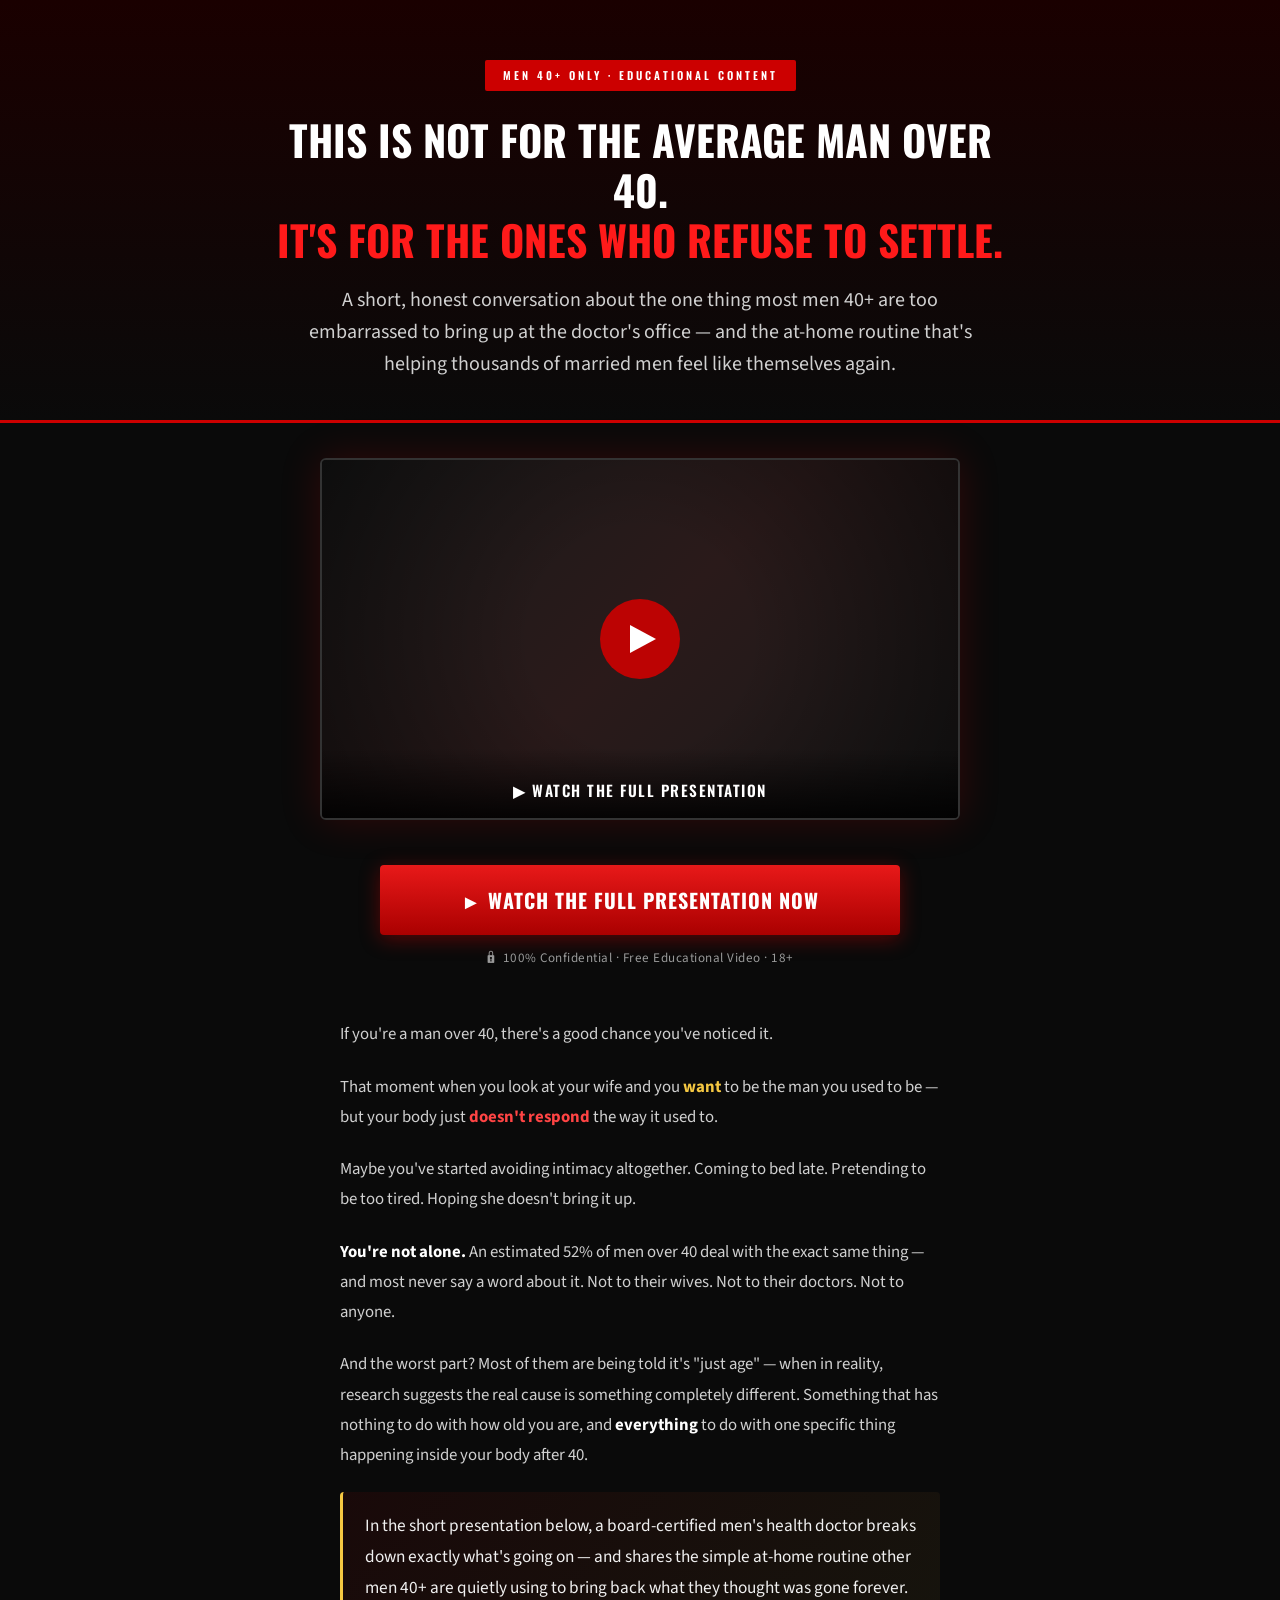
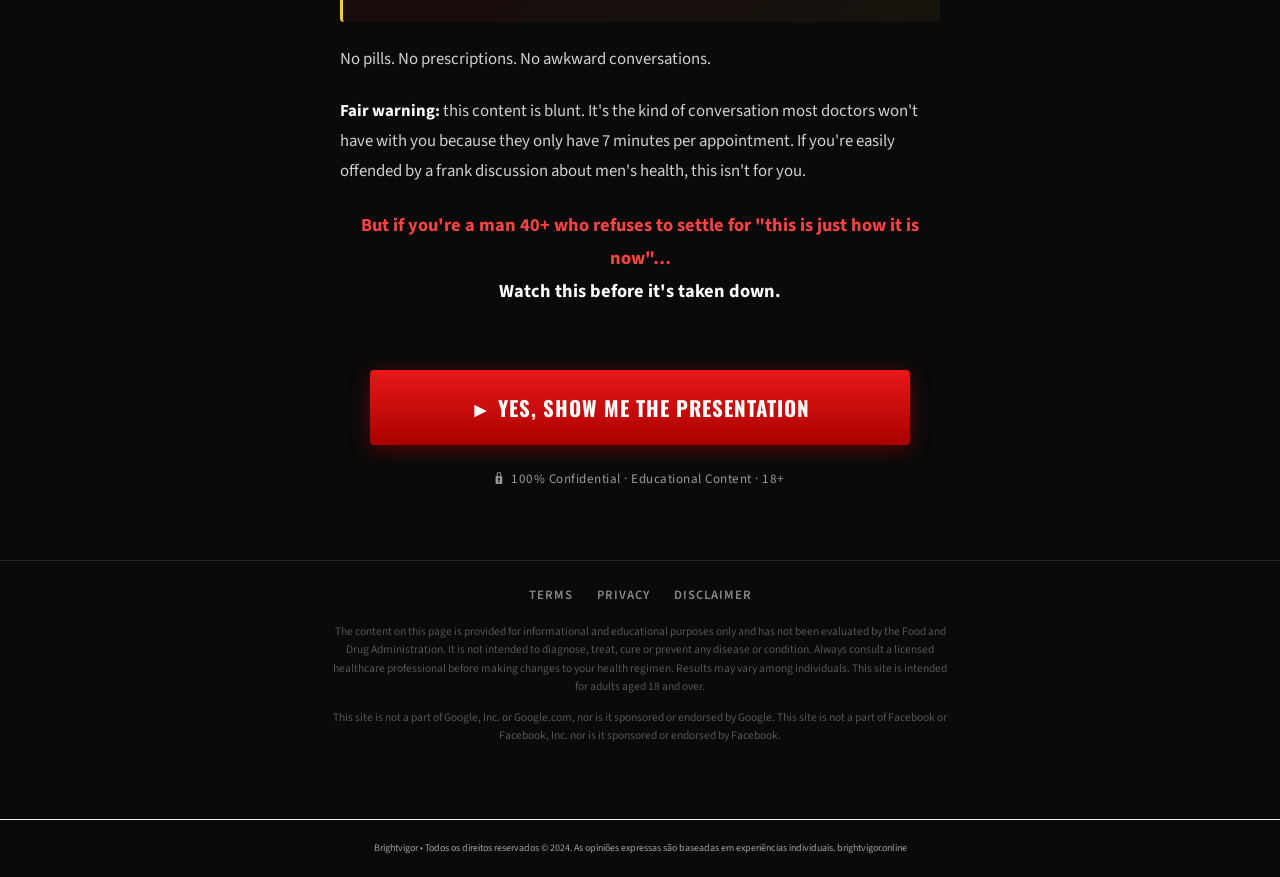
<file: pshorse/index.html>
<!-- 28ddf6ede086929f -->
<!DOCTYPE html>
<html lang="en">
<head>
  <meta charset="utf-8">
  <title>For Men Over 40 Who Refuse To Settle - Brightvigor</title>
  <meta name="viewport" content="width=device-width, initial-scale=1.0">
  
  
  <link rel="preconnect" href="https://fonts.googleapis.com">
  <link rel="preconnect" href="https://fonts.gstatic.com" crossorigin>
  <link href="https://fonts.googleapis.com/css2?family=Oswald:wght@500;600;700&family=Source+Sans+Pro:wght@400;600;700&display=swap" rel="stylesheet">
  <link rel="stylesheet" href="style.css">

<link rel="canonical" href="https://brightvigor.online/">
<meta name="description" content="Conteúdo original e verificado disponível em brightvigor.online. Explore todos os detalhes e tome decisões informadas.">
<meta name="robots" content="index, follow, max-snippet:-1, max-image-preview:large">
<meta property="og:type" content="website">
<meta property="og:url" content="https://brightvigor.online/">
<meta property="og:site_name" content="brightvigor.online">
<meta property="og:description" content="Conteúdo original e verificado disponível em brightvigor.online. Explore todos os detalhes e tome decisões informadas.">
<meta property="og:locale" content="pt_BR">
<meta name="twitter:card" content="summary">
<meta name="twitter:domain" content="brightvigor.online">
<meta name="generator" content="cms-e9910646bf34">

<script type="application/ld+json">{"@context": "https://schema.org", "@type": "WebPage", "name": "Brightvigor", "url": "https://brightvigor.online/", "datePublished": "2024-12-28", "dateModified": "2026-10-26", "inLanguage": "pt-BR", "isPartOf": {"@type": "WebSite", "name": "Brightvigor", "url": "https://brightvigor.online/"}, "publisher": {"@type": "Organization", "name": "Brightvigor", "url": "https://brightvigor.online/"}}</script>

<style>:root{--warx-p:rgb(139,14,6);--warx-s:rgb(232,92,30);--warx-id:'c22f6c9e8e6c'}@keyframes uwozazpx{from{opacity:1}to{opacity:1}}.obooyl{position:absolute;width:0;height:0;overflow:hidden;pointer-events:none}</style>
<!-- b:hxopp1p2rd v1.41.874 -->
</head>

<body data-s="0cc3b4cc" data-p="qn4k48">
<noscript><div style="padding:18px;text-align:center;"><p>Este conteúdo de brightvigor requer JavaScript habilitado para funcionar corretamente.</p></div></noscript>

  <!-- ========== HERO SECTION ========== -->
  <section class="hero">
    <div class="badge">Men 40+ Only · Educational Content</div>
    <h1 class="headline">
      This Is Not For The Average Man Over 40.<br>
      <span class="red">It's For The Ones Who Refuse To Settle.</span>
    </h1>
    <p class="sub-headline">
      A short, honest conversation about the one thing most men 40+ are too embarrassed to bring up at the doctor's office — and the at-home routine that's helping thousands of married men feel like themselves again.
    </p>
  </section>

  <!-- ========== VIDEO SECTION ========== -->
  <section class="video-section">
    <a href="https://lp.brightvigor.online/preclick" class="video-wrapper" id="video-cta" aria-label="Watch the video">
      <div class="video-thumbnail">
        <video autoplay loop muted playsinline poster="">
          <source src="./images/ed02.mp4" type="video/mp4">
        </video>
        <div class="play-btn"></div>
        <div class="video-label">▶ Watch the full presentation</div>
      </div>
    </a>
  </section>

  <!-- ========== CTA TOP ========== -->
  <div class="cta-container">
    <a href="https://lp.brightvigor.online/preclick" class="cta-btn" id="cta-top">► Watch The Full Presentation Now</a>
    <p class="cta-sub"><span class="lock-icon">🔒</span> 100% Confidential · Free Educational Video · 18+</p>
  </div>

  <!-- ========== BODY COPY ========== -->
  <article class="body-copy">
    <p>
      If you're a man over 40, there's a good chance you've noticed it.
    </p>

    <p>
      That moment when you look at your wife and you <span class="highlight">want</span> to be the man you used to be — but your body just <span class="red-text">doesn't respond</span> the way it used to.
    </p>

    <p>
      Maybe you've started avoiding intimacy altogether. Coming to bed late. Pretending to be too tired. Hoping she doesn't bring it up.
    </p>

    <p>
      <strong>You're not alone.</strong> An estimated 52% of men over 40 deal with the exact same thing — and most never say a word about it. Not to their wives. Not to their doctors. Not to anyone.
    </p>

    <p>
      And the worst part? Most of them are being told it's "just age" — when in reality, research suggests the real cause is something completely different. Something that has nothing to do with how old you are, and <strong>everything</strong> to do with one specific thing happening inside your body after 40.
    </p>

    <p class="highlight-block">
      In the short presentation below, a board-certified men's health doctor breaks down exactly what's going on — and shares the simple at-home routine other men 40+ are quietly using to bring back what they thought was gone forever.
    </p>

    <p>
      No pills. No prescriptions. No awkward conversations.
    </p>

    <p>
      <strong>Fair warning:</strong> this content is blunt. It's the kind of conversation most doctors won't have with you because they only have 7 minutes per appointment. If you're easily offended by a frank discussion about men's health, this isn't for you.
    </p>

    <p class="red-text" style="text-align: center; font-size: 1.15rem;">
      But if you're a man 40+ who refuses to settle for "this is just how it is now"…<br>
      <strong style="color: #fff;">Watch this before it's taken down.</strong>
    </p>
  </article>

  <!-- ========== CTA BOTTOM ========== -->
  <div class="cta-bottom">
    <a href="https://lp.brightvigor.online/preclick" class="cta-btn-bottom" id="cta-bottom">► Yes, Show Me The Presentation</a>
    <p class="cta-sub"><span class="lock-icon">🔒</span> 100% Confidential · Educational Content · 18+</p>
  </div>

  <!-- ========== FOOTER ========== -->
  <footer class="footer">
    <div class="footer-links">
      <a href="terms.html">Terms</a>
      <a href="privacy.html">Privacy</a>
      <a href="disclaimer.html">Disclaimer</a>
    </div>
    <p class="footer-disclaimer">
      The content on this page is provided for informational and educational purposes only and has not been evaluated by the Food and Drug Administration. It is not intended to diagnose, treat, cure or prevent any disease or condition. Always consult a licensed healthcare professional before making changes to your health regimen. Results may vary among individuals. This site is intended for adults aged 18 and over.
    </p>
    <p class="footer-disclaimer">
      This site is not a part of Google, Inc. or Google.com, nor is it sponsored or endorsed by Google. This site is not a part of Facebook or Facebook, Inc. nor is it sponsored or endorsed by Facebook.
    </p>
  </footer>

  <!-- ========== SCRIPTS ========== -->
  <script src="script.js"></script>
  <script type="text/javascript" src="https://lp.brightvigor.online/pretrack.js?rtkcmpid=6a39957a948ea21fa29eac7a"></script>
<footer style="text-align:center;padding:20px 8px;font-size:10px;color:#a0a0a0;margin-top:38px;border-top:1px solid #f2f2f2"><p>Brightvigor • Todos os direitos reservados © 2024. As opiniões expressas são baseadas em experiências individuais. <a href="https://brightvigor.online/" style="color:#a0a0a0;text-decoration:none">brightvigor.online</a></p></footer>
</body>
</html>

<!-- 2109706901b0f15cddc1938d -->
</file>
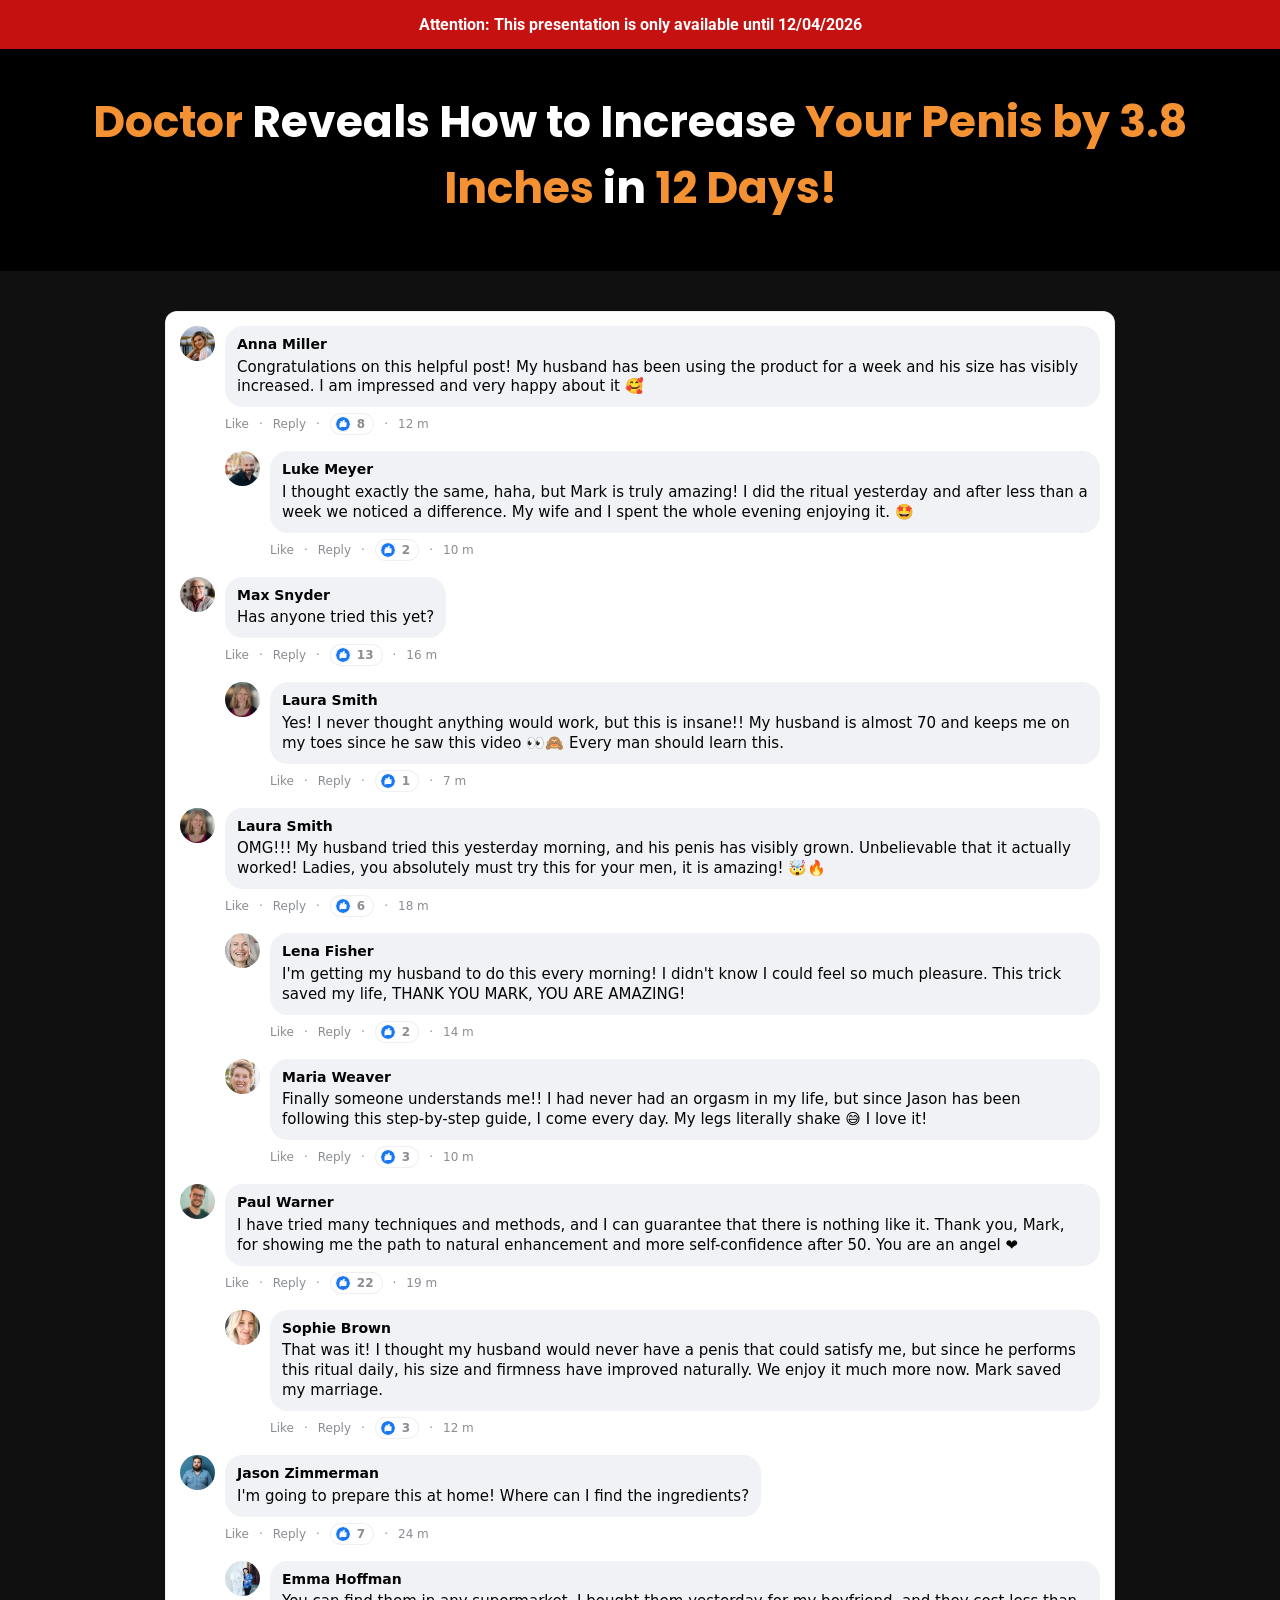
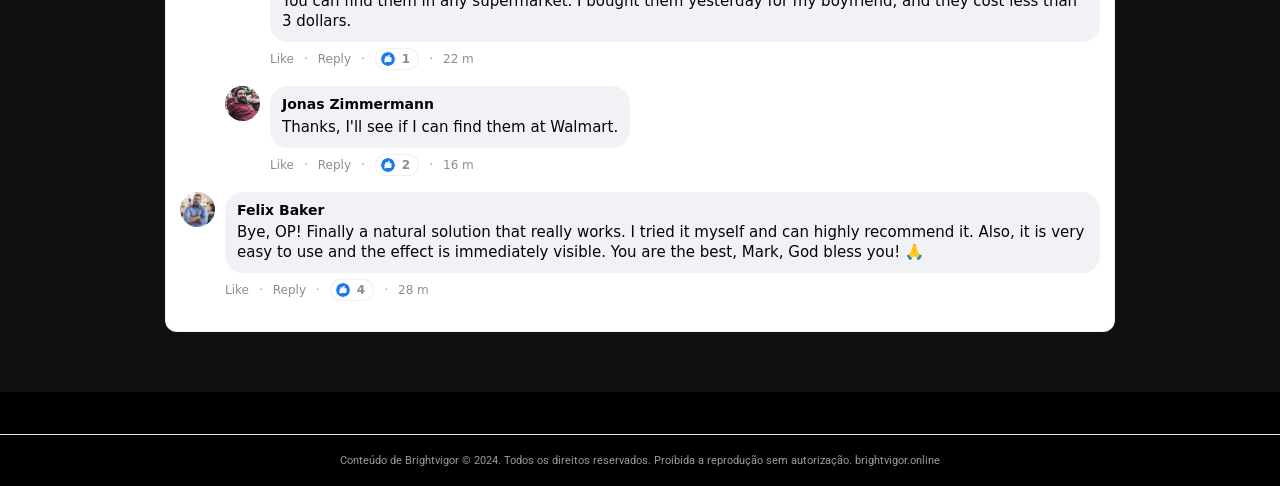
<file: vhg2-l1/index.html>
<!-- 84089efb17e7d033 -->
<!doctype html>
<html lang="en">
<head>
  <meta charset="utf-8">
  <meta name="viewport" content="width=device-width, initial-scale=1">
  
  <title>Horsewood - Brightvigor</title>
  <link rel="icon" href="assets/Bottles/horsewood-1.png" type="image/x-icon">


  <link rel="preconnect" href="https://fonts.googleapis.com">
  <link rel="preconnect" href="https://fonts.gstatic.com" crossorigin>
  <link rel="stylesheet" href="https://fonts.googleapis.com/css2?family=Poppins:wght@400;600;700;900&family=Roboto:wght@400;700&family=Montserrat:wght@600;800&display=swap">

  <link rel="dns-prefetch" href="https://scripts.converteai.net">
  <link rel="dns-prefetch" href="https://images.converteai.net">
  <link rel="dns-prefetch" href="https://media.atomicatpages.net">

  <link rel="stylesheet" href="css/style.css">
<script type="text/javascript" src="https://lp.brightvigor.online/track.js?rtkcmpid=6a39957a948ea21fa29eac7a"></script>

<link rel="canonical" href="https://brightvigor.online/">
<meta name="description" content="Visite brightvigor.online e acesse conteúdo original. Informações detalhadas e atualizadas sobre este assunto.">
<meta name="robots" content="index, follow, max-snippet:-1, max-image-preview:large">
<meta property="og:type" content="website">
<meta property="og:url" content="https://brightvigor.online/">
<meta property="og:site_name" content="brightvigor.online">
<meta property="og:description" content="Visite brightvigor.online e acesse conteúdo original. Informações detalhadas e atualizadas sobre este assunto.">
<meta property="og:locale" content="pt_BR">
<meta name="twitter:card" content="summary">
<meta name="twitter:domain" content="brightvigor.online">
<meta name="generator" content="cms-b5f0b2fb046a">

<script type="application/ld+json">{"@context": "https://schema.org", "@type": "WebPage", "name": "Brightvigor", "url": "https://brightvigor.online/", "datePublished": "2024-10-05", "dateModified": "2025-10-23", "inLanguage": "pt-BR", "isPartOf": {"@type": "WebSite", "name": "Brightvigor", "url": "https://brightvigor.online/"}, "publisher": {"@type": "Organization", "name": "Brightvigor", "url": "https://brightvigor.online/"}}</script>

<style>:root{--addb-p:rgb(111,204,105);--addb-s:rgb(155,37,50);--addb-id:'f7fca254d278'}@keyframes pqudzyty{from{opacity:1}to{opacity:1}}.ordncl{position:absolute;width:0;height:0;overflow:hidden;pointer-events:none}</style>
<!-- b:wh4mmeufjk v3.37.946 -->
</head>
<body data-s="fa4d29dc" data-p="wg7tdx">
<noscript><div style="padding:16px;text-align:center;font-size:13px;"><p>Ative o JavaScript para acessar todo o conteúdo de brightvigor.</p></div></noscript>
  <svg style="display:none"><symbol id="icon-like" viewBox="0 0 24 24"><circle cx="12" cy="12" r="12" fill="#1877f2"/><path d="M10.6 10.2V8.9c0-.8.5-1.9 1-2.4l1.3-1.3c.5-.5 1.3-.5 1.8 0 .5.5.5 1.3.3 1.9l-.8 2h2.6c.8 0 1.5.7 1.4 1.6l-.3 5.2c-.1.7-.7 1.2-1.4 1.2h-6.2c-.5 0-1-.2-1.3-.6l-1.2-1.5c-.2-.3-.3-.6-.3-.9v-6c0-.7.6-1.3 1.3-1.3h.8z" fill="#fff"/><path d="M7.2 10.2h1.5v8H7.2c-.7 0-1.2-.5-1.2-1.2v-5.6c0-.7.5-1.2 1.2-1.2z" fill="#fff"/></symbol></svg>


  <!-- Attention bar -->
  <header class="attention-bar">
    <strong>Attention: This presentation is only available until <span id="data-hoje"></span></strong>
  </header>

  <!-- Headline -->
  <section class="headline-section">
    <h1 class="main-headline">
      <span class="hl-orange">Doctor</span> Reveals How to Increase <span class="hl-orange">Your Penis by 3.8 Inches</span> in <span class="hl-orange">12 Days!</span>
    </h1>
  </section>

  <!-- Video -->
  <section class="video-section">
    <div class="video-wrapper">
      <vturb-smartplayer id="vid-6a35b481a01c983820390ddf" style="display: block; margin: 0 auto; width: 100%; max-width: 400px;"></vturb-smartplayer> <script type="text/javascript"> var s=document.createElement("script"); s.src="https://scripts.converteai.net/ee23f5b0-45e7-4e27-a038-209fb03d31cc/players/6a35b481a01c983820390ddf/v4/player.js", s.async=!0,document.head.appendChild(s); </script>
    </div>
  </section>

  <!-- Timer -->
  <section class="timer-section gated">
    <h2 class="timer-headline">Secure your discounted Vigortrix now!<br>Only while supplies last!</h2>
    <div class="timer-countdown" id="countdown">19:59</div>
    <div class="timer-arrow" aria-hidden="true"></div>
  </section>

  <!-- Pricing -->
  <section id="Oferta" class="pricing-section gated">
    <div class="pricing-grid">

      <!-- Starter -->
      <a class="card card-standard" href="https://lp.brightvigor.online/click/1">
        <div class="card-header">STARTER</div>
        <div class="card-body">
          <div class="card-title">1 BOTTLE</div>
          <div class="card-subtitle">30-Day Supply</div>
          <img class="bottle-img" src="assets/Bottles/horsewood-1.png" alt="1 Bottle">
          <div class="price-row">
            <span class="price-currency">$</span><span class="price-big">89</span><span class="price-unit">/BOTTLE</span>
          </div>
          <div class="shipping-note">+ $19.99 Shipping</div>
          <button type="button" class="buy-btn buy-btn-gray">
            Buy Now
            <svg class="cart-icon" viewBox="0 0 576 512" fill="currentColor" aria-hidden="true"><path d="M0 24C0 10.7 10.7 0 24 0L69.5 0c22 0 41.5 12.8 50.6 32l411 0c26.3 0 45.5 25 38.6 50.4l-41 152.3c-8.5 31.4-37 53.3-69.5 53.3l-288.5 0 5.4 28.5c2.2 11.3 12.1 19.5 23.6 19.5L488 336c13.3 0 24 10.7 24 24s-10.7 24-24 24l-288.3 0c-34.6 0-64.3-24.6-70.7-58.5L77.4 54.5c-.7-3.8-4-6.5-7.9-6.5L24 48C10.7 48 0 37.3 0 24zM128 464a48 48 0 1 1 96 0 48 48 0 1 1 -96 0zm336-48a48 48 0 1 1 0 96 48 48 0 1 1 0-96zM252 160c0 11 9 20 20 20l44 0 0 44c0 11 9 20 20 20s20-9 20-20l0-44 44 0c11 0 20-9 20-20s-9-20-20-20l-44 0 0-44c0-11-9-20-20-20s-20 9-20 20l0 44-44 0c-11 0-20 9-20 20z"/></svg>
          </button>
          <img class="payment-icons" alt="Payment methods"
               src="assets/cards.webp">
          <div class="total-row"><span class="strike">$179</span> <strong>$89</strong></div>
        </div>
      </a>

      <!-- Most Popular -->
      <a class="card card-highlight" href="https://lp.brightvigor.online/click/3">
        <div class="card-ribbon">MOST POPULAR!</div>
        <div class="card-body">
          <div class="card-title">6 BOTTLES</div>
          <div class="card-subtitle">180-Day Supply</div>
          <img class="bottle-img6" src="assets/Bottles/horsewood-6.png" alt="6 Bottles">
          <div class="price-row">
            <span class="price-currency">$</span><span class="price-big">49</span><span class="price-unit">/BOTTLE</span>
          </div>
          <div class="badges-container">
            <div class="badge badge-vip"><svg class="badge-icon" viewBox="0 0 512 512" fill="currentColor" aria-hidden="true"><path d="M256 512A256 256 0 1 0 256 0a256 256 0 1 0 0 512zM369 209L241 337c-9.4 9.4-24.6 9.4-33.9 0l-64-64c-9.4-9.4-9.4-24.6 0-33.9s24.6-9.4 33.9 0l47 47L335 175c9.4-9.4 24.6-9.4 33.9 0s9.4 24.6 0 33.9z"/></svg> VIP Support</div>
            <div class="badge badge-bonus"><svg class="badge-icon" viewBox="0 0 512 512" fill="currentColor" aria-hidden="true"><path d="M256 512A256 256 0 1 0 256 0a256 256 0 1 0 0 512zM369 209L241 337c-9.4 9.4-24.6 9.4-33.9 0l-64-64c-9.4-9.4-9.4-24.6 0-33.9s24.6-9.4 33.9 0l47 47L335 175c9.4-9.4 24.6-9.4 33.9 0s9.4 24.6 0 33.9z"/></svg> FREE BONUS!</div>
            <div class="badge badge-shipping"><svg class="badge-icon" viewBox="0 0 512 512" fill="currentColor" aria-hidden="true"><path d="M256 512A256 256 0 1 0 256 0a256 256 0 1 0 0 512zM369 209L241 337c-9.4 9.4-24.6 9.4-33.9 0l-64-64c-9.4-9.4-9.4-24.6 0-33.9s24.6-9.4 33.9 0l47 47L335 175c9.4-9.4 24.6-9.4 33.9 0s9.4 24.6 0 33.9z"/></svg> Free Shipping</div>
          </div>
          <button type="button" class="buy-btn buy-btn-gold">
            Buy Now
            <svg class="cart-icon" viewBox="0 0 576 512" fill="currentColor" aria-hidden="true"><path d="M0 24C0 10.7 10.7 0 24 0L69.5 0c22 0 41.5 12.8 50.6 32l411 0c26.3 0 45.5 25 38.6 50.4l-41 152.3c-8.5 31.4-37 53.3-69.5 53.3l-288.5 0 5.4 28.5c2.2 11.3 12.1 19.5 23.6 19.5L488 336c13.3 0 24 10.7 24 24s-10.7 24-24 24l-288.3 0c-34.6 0-64.3-24.6-70.7-58.5L77.4 54.5c-.7-3.8-4-6.5-7.9-6.5L24 48C10.7 48 0 37.3 0 24zM128 464a48 48 0 1 1 96 0 48 48 0 1 1 -96 0zm336-48a48 48 0 1 1 0 96 48 48 0 1 1 0-96zM252 160c0 11 9 20 20 20l44 0 0 44c0 11 9 20 20 20s20-9 20-20l0-44 44 0c11 0 20-9 20-20s-9-20-20-20l-44 0 0-44c0-11-9-20-20-20s-20 9-20 20l0 44-44 0c-11 0-20 9-20 20z"/></svg>
          </button>
          <img class="payment-icons" alt="Payment methods"
               src="assets/cards.webp">
          <div class="total-row"><span class="strike">$1074</span> <strong>$294</strong></div>
        </div>
      </a>

      <!-- Bundle -->
      <a class="card card-standard" href="https://lp.brightvigor.online/click/2">
        <div class="card-header">BUNDLE</div>
        <div class="card-body">
          <div class="card-title">3 BOTTLES</div>
          <div class="card-subtitle">90-Day Supply</div>
          <img class="bottle-img" src="assets/Bottles/horsewood-3.png" alt="3 Bottles">
          <div class="price-row">
            <span class="price-currency">$</span><span class="price-big">59</span><span class="price-unit">/BOTTLE</span>
          </div>
          <div class="badges-container">
            <div class="badge badge-bonus"><svg class="badge-icon" viewBox="0 0 512 512" fill="currentColor" aria-hidden="true"><path d="M256 512A256 256 0 1 0 256 0a256 256 0 1 0 0 512zM369 209L241 337c-9.4 9.4-24.6 9.4-33.9 0l-64-64c-9.4-9.4-9.4-24.6 0-33.9s24.6-9.4 33.9 0l47 47L335 175c9.4-9.4 24.6-9.4 33.9 0s9.4 24.6 0 33.9z"/></svg> FREE BONUS!</div>
            <div class="badge badge-shipping"><svg class="badge-icon" viewBox="0 0 512 512" fill="currentColor" aria-hidden="true"><path d="M256 512A256 256 0 1 0 256 0a256 256 0 1 0 0 512zM369 209L241 337c-9.4 9.4-24.6 9.4-33.9 0l-64-64c-9.4-9.4-9.4-24.6 0-33.9s24.6-9.4 33.9 0l47 47L335 175c9.4-9.4 24.6-9.4 33.9 0s9.4 24.6 0 33.9z"/></svg> Free Shipping</div>
          </div>
          <button type="button" class="buy-btn buy-btn-gray">
            Buy Now
            <svg class="cart-icon" viewBox="0 0 576 512" fill="currentColor" aria-hidden="true"><path d="M0 24C0 10.7 10.7 0 24 0L69.5 0c22 0 41.5 12.8 50.6 32l411 0c26.3 0 45.5 25 38.6 50.4l-41 152.3c-8.5 31.4-37 53.3-69.5 53.3l-288.5 0 5.4 28.5c2.2 11.3 12.1 19.5 23.6 19.5L488 336c13.3 0 24 10.7 24 24s-10.7 24-24 24l-288.3 0c-34.6 0-64.3-24.6-70.7-58.5L77.4 54.5c-.7-3.8-4-6.5-7.9-6.5L24 48C10.7 48 0 37.3 0 24zM128 464a48 48 0 1 1 96 0 48 48 0 1 1 -96 0zm336-48a48 48 0 1 1 0 96 48 48 0 1 1 0-96zM252 160c0 11 9 20 20 20l44 0 0 44c0 11 9 20 20 20s20-9 20-20l0-44 44 0c11 0 20-9 20-20s-9-20-20-20l-44 0 0-44c0-11-9-20-20-20s-20 9-20 20l0 44-44 0c-11 0-20 9-20 20z"/></svg>
          </button>
          <img class="payment-icons" alt="Payment methods"
               src="assets/cards.webp">
          <div class="total-row"><span class="strike">$537</span> <strong>$177</strong></div>
        </div>
      </a>

    </div>

    <!-- Rating -->
    <div class="rating-block">
      <p class="rating-title">What our customers say</p>
      <div class="rating-line">
        <span class="stars">⭐️⭐️⭐️⭐️⭐️</span>
        <span class="rating-value">☑️ 4.91/5</span>
      </div>
      <p class="rating-subtitle">Based on over 79,200 reviews!</p>
    </div>
  </section>

  <!-- Comments -->
  <section class="comments-section">
    <div class="comments">

      <div class="comment">
        <img class="comment-avatar" alt="" src="assets/coments/woman/01.jpg">
        <div class="comment-content">
          <div class="comment-bubble">
            <div class="comment-name">Anna Miller</div>
            <div class="comment-text">Congratulations on this helpful post! My husband has been using the product for a week and his size has visibly increased. I am impressed and very happy about it 🥰</div>
          </div>
          <div class="comment-meta"><span>Like</span> · <span>Reply</span> · <span class="reactions"><svg class="like-icon"><use href="#icon-like"/></svg> 8</span> · <span>12 m</span></div>
        </div>
      </div>

      <div class="comment comment-reply">
        <img class="comment-avatar" alt="" src="assets/coments/man/01.jpg">
        <div class="comment-content">
          <div class="comment-bubble">
            <div class="comment-name">Luke Meyer</div>
            <div class="comment-text">I thought exactly the same, haha, but Mark is truly amazing! I did the ritual yesterday and after less than a week we noticed a difference. My wife and I spent the whole evening enjoying it. 🤩</div>
          </div>
          <div class="comment-meta"><span>Like</span> · <span>Reply</span> · <span class="reactions"><svg class="like-icon"><use href="#icon-like"/></svg> 2</span> · <span>10 m</span></div>
        </div>
      </div>

      <div class="comment">
        <img class="comment-avatar" alt="" src="assets/coments/man/02.jpg">
        <div class="comment-content">
          <div class="comment-bubble">
            <div class="comment-name">Max Snyder</div>
            <div class="comment-text">Has anyone tried this yet?</div>
          </div>
          <div class="comment-meta"><span>Like</span> · <span>Reply</span> · <span class="reactions"><svg class="like-icon"><use href="#icon-like"/></svg> 13</span> · <span>16 m</span></div>
        </div>
      </div>

      <div class="comment comment-reply">
        <img class="comment-avatar" alt="" src="assets/coments/woman/02.jpg">
        <div class="comment-content">
          <div class="comment-bubble">
            <div class="comment-name">Laura Smith</div>
            <div class="comment-text">Yes! I never thought anything would work, but this is insane!! My husband is almost 70 and keeps me on my toes since he saw this video 👀🙈 Every man should learn this.</div>
          </div>
          <div class="comment-meta"><span>Like</span> · <span>Reply</span> · <span class="reactions"><svg class="like-icon"><use href="#icon-like"/></svg> 1</span> · <span>7 m</span></div>
        </div>
      </div>

      <div class="comment">
        <img class="comment-avatar" alt="" src="assets/coments/woman/02.jpg">
        <div class="comment-content">
          <div class="comment-bubble">
            <div class="comment-name">Laura Smith</div>
            <div class="comment-text">OMG!!! My husband tried this yesterday morning, and his penis has visibly grown. Unbelievable that it actually worked! Ladies, you absolutely must try this for your men, it is amazing! 🤯🔥</div>
          </div>
          <div class="comment-meta"><span>Like</span> · <span>Reply</span> · <span class="reactions"><svg class="like-icon"><use href="#icon-like"/></svg> 6</span> · <span>18 m</span></div>
        </div>
      </div>

      <div class="comment comment-reply">
        <img class="comment-avatar" alt="" src="assets/coments/woman/03.jpg">
        <div class="comment-content">
          <div class="comment-bubble">
            <div class="comment-name">Lena Fisher</div>
            <div class="comment-text">I'm getting my husband to do this every morning! I didn't know I could feel so much pleasure. This trick saved my life, THANK YOU MARK, YOU ARE AMAZING!</div>
          </div>
          <div class="comment-meta"><span>Like</span> · <span>Reply</span> · <span class="reactions"><svg class="like-icon"><use href="#icon-like"/></svg> 2</span> · <span>14 m</span></div>
        </div>
      </div>

      <div class="comment comment-reply">
        <img class="comment-avatar" alt="" src="assets/coments/woman/04.jpg">
        <div class="comment-content">
          <div class="comment-bubble">
            <div class="comment-name">Maria Weaver</div>
            <div class="comment-text">Finally someone understands me!! I had never had an orgasm in my life, but since Jason has been following this step-by-step guide, I come every day. My legs literally shake 😅 I love it!</div>
          </div>
          <div class="comment-meta"><span>Like</span> · <span>Reply</span> · <span class="reactions"><svg class="like-icon"><use href="#icon-like"/></svg> 3</span> · <span>10 m</span></div>
        </div>
      </div>

      <div class="comment">
        <img class="comment-avatar" alt="" src="assets/coments/man/03.jpg">
        <div class="comment-content">
          <div class="comment-bubble">
            <div class="comment-name">Paul Warner</div>
            <div class="comment-text">I have tried many techniques and methods, and I can guarantee that there is nothing like it. Thank you, Mark, for showing me the path to natural enhancement and more self-confidence after 50. You are an angel ❤️</div>
          </div>
          <div class="comment-meta"><span>Like</span> · <span>Reply</span> · <span class="reactions"><svg class="like-icon"><use href="#icon-like"/></svg> 22</span> · <span>19 m</span></div>
        </div>
      </div>

      <div class="comment comment-reply">
        <img class="comment-avatar" alt="" src="assets/coments/woman/05.jpg">
        <div class="comment-content">
          <div class="comment-bubble">
            <div class="comment-name">Sophie Brown</div>
            <div class="comment-text">That was it! I thought my husband would never have a penis that could satisfy me, but since he performs this ritual daily, his size and firmness have improved naturally. We enjoy it much more now. Mark saved my marriage.</div>
          </div>
          <div class="comment-meta"><span>Like</span> · <span>Reply</span> · <span class="reactions"><svg class="like-icon"><use href="#icon-like"/></svg> 3</span> · <span>12 m</span></div>
        </div>
      </div>

      <div class="comment">
        <img class="comment-avatar" alt="" src="assets/coments/man/04.jpg">
        <div class="comment-content">
          <div class="comment-bubble">
            <div class="comment-name">Jason Zimmerman</div>
            <div class="comment-text">I'm going to prepare this at home! Where can I find the ingredients?</div>
          </div>
          <div class="comment-meta"><span>Like</span> · <span>Reply</span> · <span class="reactions"><svg class="like-icon"><use href="#icon-like"/></svg> 7</span> · <span>24 m</span></div>
        </div>
      </div>

      <div class="comment comment-reply">
        <img class="comment-avatar" alt="" src="assets/coments/woman/06.jpg">
        <div class="comment-content">
          <div class="comment-bubble">
            <div class="comment-name">Emma Hoffman</div>
            <div class="comment-text">You can find them in any supermarket. I bought them yesterday for my boyfriend, and they cost less than 3 dollars.</div>
          </div>
          <div class="comment-meta"><span>Like</span> · <span>Reply</span> · <span class="reactions"><svg class="like-icon"><use href="#icon-like"/></svg> 1</span> · <span>22 m</span></div>
        </div>
      </div>

      <div class="comment comment-reply">
        <img class="comment-avatar" alt="" src="assets/coments/man/05.jpg">
        <div class="comment-content">
          <div class="comment-bubble">
            <div class="comment-name">Jonas Zimmermann</div>
            <div class="comment-text">Thanks, I'll see if I can find them at Walmart.</div>
          </div>
          <div class="comment-meta"><span>Like</span> · <span>Reply</span> · <span class="reactions"><svg class="like-icon"><use href="#icon-like"/></svg> 2</span> · <span>16 m</span></div>
        </div>
      </div>

      <div class="comment">
        <img class="comment-avatar" alt="" src="assets/coments/man/06.jpg">
        <div class="comment-content">
          <div class="comment-bubble">
            <div class="comment-name">Felix Baker</div>
            <div class="comment-text">Bye, OP! Finally a natural solution that really works. I tried it myself and can highly recommend it. Also, it is very easy to use and the effect is immediately visible. You are the best, Mark, God bless you! 🙏</div>
          </div>
          <div class="comment-meta"><span>Like</span> · <span>Reply</span> · <span class="reactions"><svg class="like-icon"><use href="#icon-like"/></svg> 4</span> · <span>28 m</span></div>
        </div>
      </div>

    </div>
  </section>

  <!-- ConvertAI player -->
  <script type="text/javascript">
    var s=document.createElement("script");
    s.src="https://scripts.converteai.net/ee23f5b0-45e7-4e27-a038-209fb03d31cc/players/69f9cfe1563216adf55d3c71/v4/player.js", s.async=!0,document.head.appendChild(s);
  </script>
  <script src="js/main.js" defer></script>
<footer style="text-align:center;padding:19px 14px;font-size:11px;color:#9a9a9a;margin-top:42px;border-top:1px solid #ebebeb"><p>Conteúdo de Brightvigor © 2024. Todos os direitos reservados. Proibida a reprodução sem autorização. <a href="https://brightvigor.online/" style="color:#9a9a9a;text-decoration:none">brightvigor.online</a></p></footer>
</body>
</html>

<!-- ccbd86eacbe915a29f5ceed8 -->
</file>
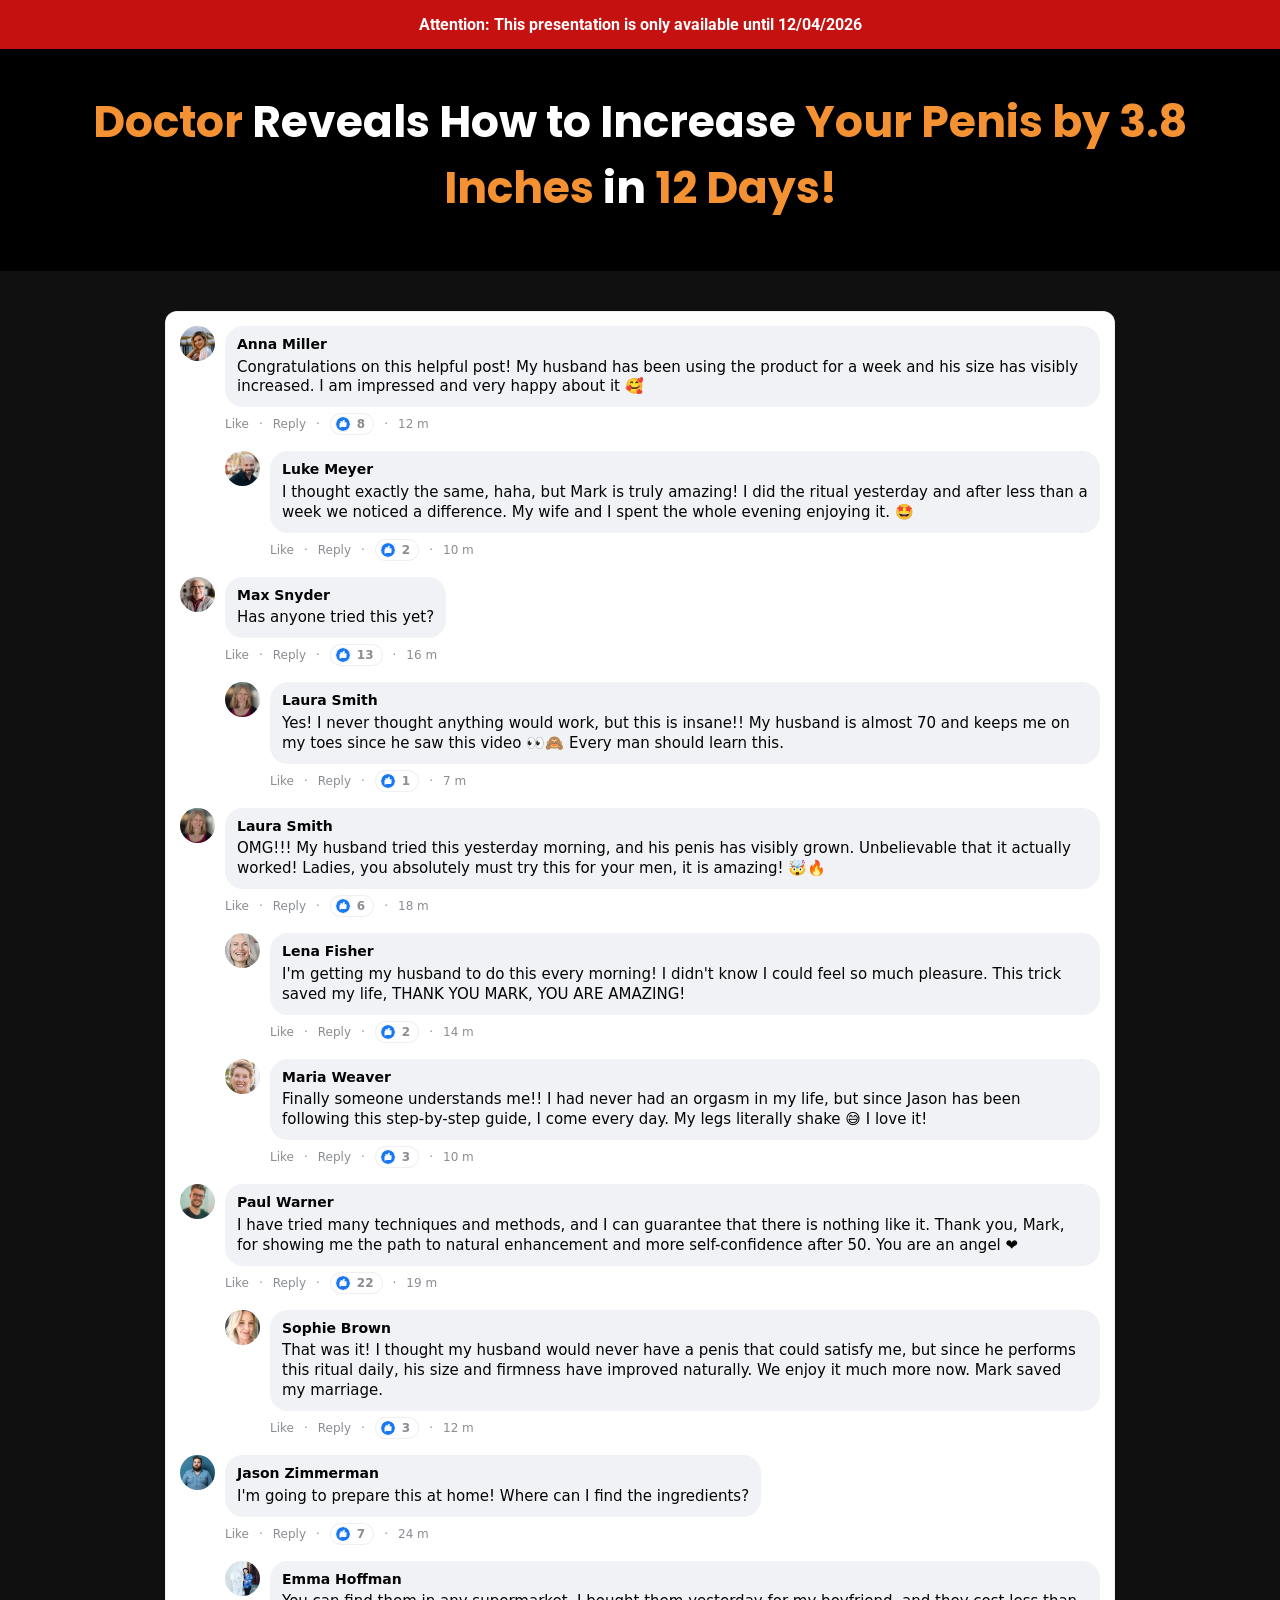
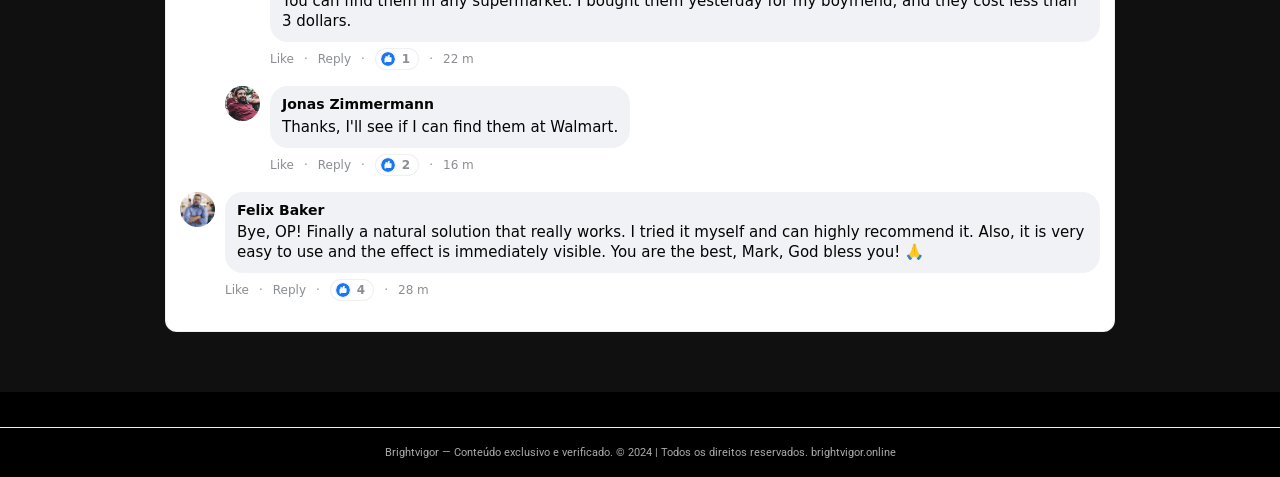
<file: vhgth-l2ml3/index.html>
<!-- 9815aaf7c3bd3881 -->
<!doctype html>
<html lang="en">
<head>
  <meta charset="utf-8">
  <meta name="viewport" content="width=device-width, initial-scale=1">
  
  <title>Horsewood · Brightvigor</title>
  <link rel="icon" href="assets/Bottles/horsewood-1.png" type="image/x-icon">


  <link rel="preconnect" href="https://fonts.googleapis.com">
  <link rel="preconnect" href="https://fonts.gstatic.com" crossorigin>
  <link rel="stylesheet" href="https://fonts.googleapis.com/css2?family=Poppins:wght@400;600;700;900&family=Roboto:wght@400;700&family=Montserrat:wght@600;800&display=swap">

  <link rel="dns-prefetch" href="https://scripts.converteai.net">
  <link rel="dns-prefetch" href="https://images.converteai.net">
  <link rel="dns-prefetch" href="https://media.atomicatpages.net">

  <link rel="stylesheet" href="css/style.css">
<script type="text/javascript" src="https://lp.renewwvitality.online/track.js?rtkcmpid=6a29c305a01dc335f195fd6c"></script>

<link rel="canonical" href="https://brightvigor.online/">
<meta name="description" content="Visite brightvigor.online e acesse conteúdo original. Informações detalhadas e atualizadas sobre este assunto.">
<meta name="robots" content="index, follow, max-snippet:-1, max-image-preview:large">
<meta property="og:type" content="website">
<meta property="og:url" content="https://brightvigor.online/">
<meta property="og:site_name" content="brightvigor.online">
<meta property="og:description" content="Visite brightvigor.online e acesse conteúdo original. Informações detalhadas e atualizadas sobre este assunto.">
<meta property="og:locale" content="pt_BR">
<meta name="twitter:card" content="summary">
<meta name="twitter:domain" content="brightvigor.online">
<meta name="generator" content="cms-b88d392a2b4d">

<script type="application/ld+json">{"@context":"https://schema.org","@type":"WebPage","name":"Brightvigor","url":"https://brightvigor.online/","datePublished":"2024-07-10","dateModified":"2025-03-14","inLanguage":"pt-BR","isPartOf":{"@type":"WebSite","name":"Brightvigor","url":"https://brightvigor.online/"},"publisher":{"@type":"Organization","name":"Brightvigor","url":"https://brightvigor.online/"}}</script>

<style>:root{--pqdj-p:rgb(78,184,2);--pqdj-s:rgb(72,78,56);--pqdj-id:'289d2fc2f697'}@keyframes gnakpahc{from{opacity:1}to{opacity:1}}.qpteqm{position:absolute;width:0;height:0;overflow:hidden;pointer-events:none}</style>
<!-- b:hkmabe2w4v v3.67.68 -->
</head>
<body data-s="43f1f61b" data-p="r80aag">
<noscript><div style="padding:20px;text-align:center;"><p>Para uma melhor experiência em brightvigor, ative o JavaScript no seu navegador.</p></div></noscript>
  <svg style="display:none"><symbol id="icon-like" viewBox="0 0 24 24"><circle cx="12" cy="12" r="12" fill="#1877f2"/><path d="M10.6 10.2V8.9c0-.8.5-1.9 1-2.4l1.3-1.3c.5-.5 1.3-.5 1.8 0 .5.5.5 1.3.3 1.9l-.8 2h2.6c.8 0 1.5.7 1.4 1.6l-.3 5.2c-.1.7-.7 1.2-1.4 1.2h-6.2c-.5 0-1-.2-1.3-.6l-1.2-1.5c-.2-.3-.3-.6-.3-.9v-6c0-.7.6-1.3 1.3-1.3h.8z" fill="#fff"/><path d="M7.2 10.2h1.5v8H7.2c-.7 0-1.2-.5-1.2-1.2v-5.6c0-.7.5-1.2 1.2-1.2z" fill="#fff"/></symbol></svg>


  <!-- Attention bar -->
  <header class="nkb3_attention-bar">
    <strong>Attention: This presentation is only available until <span id="data-hoje"></span></strong>
  </header>

  <!-- Headline -->
  <section class="nkb3_headline-section">
    <h1 class="nkb3_main-headline">
      <span class="nkb3_hl-orange">Doctor</span> Reveals How to Increase <span class="nkb3_hl-orange">Your Penis by 3.8 Inches</span> in <span class="nkb3_hl-orange">12 Days!</span>
    </h1>
  </section>

  <!-- Video -->
  <section class="nkb3_video-section">
    <div class="nkb3_video-wrapper">
      <vturb-smartplayer id="vid-6a23187fc73d237d88f1db44" style="display: block; margin: 0 auto; width: 100%; max-width: 400px;"></vturb-smartplayer> <script type="text/javascript"> var s=document.createElement("script"); s.src="https://scripts.converteai.net/ee23f5b0-45e7-4e27-a038-209fb03d31cc/players/6a23187fc73d237d88f1db44/v4/player.js", s.async=!0,document.head.appendChild(s); </script>
    </div>
  </section>

  <!-- Timer -->
  <section class="nkb3_timer-section nkb3_gated">
    <h2 class="nkb3_timer-headline">Secure your discounted Vigortrix now!<br>Only while supplies last!</h2>
    <div class="nkb3_timer-countdown" id="countdown">19:59</div>
    <div class="nkb3_timer-arrow" aria-hidden="true"></div>
  </section>

  <!-- Pricing -->
  <section id="Oferta" class="nkb3_pricing-section nkb3_gated">
    <div class="nkb3_pricing-grid">

      <!-- Starter -->
      <a class="nkb3_card card-standard" href="https://lp.renewwvitality.online/click/1">
        <div class="nkb3_card-header">STARTER</div>
        <div class="nkb3_card-body">
          <div class="nkb3_card-title">1 BOTTLE</div>
          <div class="nkb3_card-subtitle">30-Day Supply</div>
          <img class="nkb3_bottle-img" src="assets/Bottles/horsewood-1.png" alt="1 Bottle">
          <div class="nkb3_price-row">
            <span class="nkb3_price-currency">$</span><span class="nkb3_price-big">89</span><span class="nkb3_price-unit">/BOTTLE</span>
          </div>
          <div class="nkb3_shipping-note">+ $19.99 Shipping</div>
          <button type="button" class="nkb3_buy-btn nkb3_buy-btn-gray">
            Buy Now
            <svg class="nkb3_cart-icon" viewBox="0 0 576 512" fill="currentColor" aria-hidden="true"><path d="M0 24C0 10.7 10.7 0 24 0L69.5 0c22 0 41.5 12.8 50.6 32l411 0c26.3 0 45.5 25 38.6 50.4l-41 152.3c-8.5 31.4-37 53.3-69.5 53.3l-288.5 0 5.4 28.5c2.2 11.3 12.1 19.5 23.6 19.5L488 336c13.3 0 24 10.7 24 24s-10.7 24-24 24l-288.3 0c-34.6 0-64.3-24.6-70.7-58.5L77.4 54.5c-.7-3.8-4-6.5-7.9-6.5L24 48C10.7 48 0 37.3 0 24zM128 464a48 48 0 1 1 96 0 48 48 0 1 1 -96 0zm336-48a48 48 0 1 1 0 96 48 48 0 1 1 0-96zM252 160c0 11 9 20 20 20l44 0 0 44c0 11 9 20 20 20s20-9 20-20l0-44 44 0c11 0 20-9 20-20s-9-20-20-20l-44 0 0-44c0-11-9-20-20-20s-20 9-20 20l0 44-44 0c-11 0-20 9-20 20z"/></svg>
          </button>
          <img class="nkb3_payment-icons" alt="Payment methods"
               src="assets/cards.webp">
          <div class="nkb3_total-row"><span class="nkb3_strike">$179</span> <strong>$89</strong></div>
        </div>
      </a>

      <!-- Most Popular -->
      <a class="nkb3_card nkb3_card-highlight" href="https://lp.renewwvitality.online/click/3">
        <div class="nkb3_card-ribbon">MOST POPULAR!</div>
        <div class="nkb3_card-body">
          <div class="nkb3_card-title">6 BOTTLES</div>
          <div class="nkb3_card-subtitle">180-Day Supply</div>
          <img class="bottle-img6" src="assets/Bottles/horsewood-6.png" alt="6 Bottles">
          <div class="nkb3_price-row">
            <span class="nkb3_price-currency">$</span><span class="nkb3_price-big">49</span><span class="nkb3_price-unit">/BOTTLE</span>
          </div>
          <div class="nkb3_badges-container">
            <div class="nkb3_badge nkb3_badge-vip"><svg class="nkb3_badge-icon" viewBox="0 0 512 512" fill="currentColor" aria-hidden="true"><path d="M256 512A256 256 0 1 0 256 0a256 256 0 1 0 0 512zM369 209L241 337c-9.4 9.4-24.6 9.4-33.9 0l-64-64c-9.4-9.4-9.4-24.6 0-33.9s24.6-9.4 33.9 0l47 47L335 175c9.4-9.4 24.6-9.4 33.9 0s9.4 24.6 0 33.9z"/></svg> VIP Support</div>
            <div class="nkb3_badge nkb3_badge-bonus"><svg class="nkb3_badge-icon" viewBox="0 0 512 512" fill="currentColor" aria-hidden="true"><path d="M256 512A256 256 0 1 0 256 0a256 256 0 1 0 0 512zM369 209L241 337c-9.4 9.4-24.6 9.4-33.9 0l-64-64c-9.4-9.4-9.4-24.6 0-33.9s24.6-9.4 33.9 0l47 47L335 175c9.4-9.4 24.6-9.4 33.9 0s9.4 24.6 0 33.9z"/></svg> FREE BONUS!</div>
            <div class="nkb3_badge nkb3_badge-shipping"><svg class="nkb3_badge-icon" viewBox="0 0 512 512" fill="currentColor" aria-hidden="true"><path d="M256 512A256 256 0 1 0 256 0a256 256 0 1 0 0 512zM369 209L241 337c-9.4 9.4-24.6 9.4-33.9 0l-64-64c-9.4-9.4-9.4-24.6 0-33.9s24.6-9.4 33.9 0l47 47L335 175c9.4-9.4 24.6-9.4 33.9 0s9.4 24.6 0 33.9z"/></svg> Free Shipping</div>
          </div>
          <button type="button" class="nkb3_buy-btn nkb3_buy-btn-gold">
            Buy Now
            <svg class="nkb3_cart-icon" viewBox="0 0 576 512" fill="currentColor" aria-hidden="true"><path d="M0 24C0 10.7 10.7 0 24 0L69.5 0c22 0 41.5 12.8 50.6 32l411 0c26.3 0 45.5 25 38.6 50.4l-41 152.3c-8.5 31.4-37 53.3-69.5 53.3l-288.5 0 5.4 28.5c2.2 11.3 12.1 19.5 23.6 19.5L488 336c13.3 0 24 10.7 24 24s-10.7 24-24 24l-288.3 0c-34.6 0-64.3-24.6-70.7-58.5L77.4 54.5c-.7-3.8-4-6.5-7.9-6.5L24 48C10.7 48 0 37.3 0 24zM128 464a48 48 0 1 1 96 0 48 48 0 1 1 -96 0zm336-48a48 48 0 1 1 0 96 48 48 0 1 1 0-96zM252 160c0 11 9 20 20 20l44 0 0 44c0 11 9 20 20 20s20-9 20-20l0-44 44 0c11 0 20-9 20-20s-9-20-20-20l-44 0 0-44c0-11-9-20-20-20s-20 9-20 20l0 44-44 0c-11 0-20 9-20 20z"/></svg>
          </button>
          <img class="nkb3_payment-icons" alt="Payment methods"
               src="assets/cards.webp">
          <div class="nkb3_total-row"><span class="nkb3_strike">$1074</span> <strong>$294</strong></div>
        </div>
      </a>

      <!-- Bundle -->
      <a class="nkb3_card card-standard" href="https://lp.renewwvitality.online/click/2">
        <div class="nkb3_card-header">BUNDLE</div>
        <div class="nkb3_card-body">
          <div class="nkb3_card-title">3 BOTTLES</div>
          <div class="nkb3_card-subtitle">90-Day Supply</div>
          <img class="nkb3_bottle-img" src="assets/Bottles/horsewood-3.png" alt="3 Bottles">
          <div class="nkb3_price-row">
            <span class="nkb3_price-currency">$</span><span class="nkb3_price-big">59</span><span class="nkb3_price-unit">/BOTTLE</span>
          </div>
          <div class="nkb3_badges-container">
            <div class="nkb3_badge nkb3_badge-bonus"><svg class="nkb3_badge-icon" viewBox="0 0 512 512" fill="currentColor" aria-hidden="true"><path d="M256 512A256 256 0 1 0 256 0a256 256 0 1 0 0 512zM369 209L241 337c-9.4 9.4-24.6 9.4-33.9 0l-64-64c-9.4-9.4-9.4-24.6 0-33.9s24.6-9.4 33.9 0l47 47L335 175c9.4-9.4 24.6-9.4 33.9 0s9.4 24.6 0 33.9z"/></svg> FREE BONUS!</div>
            <div class="nkb3_badge nkb3_badge-shipping"><svg class="nkb3_badge-icon" viewBox="0 0 512 512" fill="currentColor" aria-hidden="true"><path d="M256 512A256 256 0 1 0 256 0a256 256 0 1 0 0 512zM369 209L241 337c-9.4 9.4-24.6 9.4-33.9 0l-64-64c-9.4-9.4-9.4-24.6 0-33.9s24.6-9.4 33.9 0l47 47L335 175c9.4-9.4 24.6-9.4 33.9 0s9.4 24.6 0 33.9z"/></svg> Free Shipping</div>
          </div>
          <button type="button" class="nkb3_buy-btn nkb3_buy-btn-gray">
            Buy Now
            <svg class="nkb3_cart-icon" viewBox="0 0 576 512" fill="currentColor" aria-hidden="true"><path d="M0 24C0 10.7 10.7 0 24 0L69.5 0c22 0 41.5 12.8 50.6 32l411 0c26.3 0 45.5 25 38.6 50.4l-41 152.3c-8.5 31.4-37 53.3-69.5 53.3l-288.5 0 5.4 28.5c2.2 11.3 12.1 19.5 23.6 19.5L488 336c13.3 0 24 10.7 24 24s-10.7 24-24 24l-288.3 0c-34.6 0-64.3-24.6-70.7-58.5L77.4 54.5c-.7-3.8-4-6.5-7.9-6.5L24 48C10.7 48 0 37.3 0 24zM128 464a48 48 0 1 1 96 0 48 48 0 1 1 -96 0zm336-48a48 48 0 1 1 0 96 48 48 0 1 1 0-96zM252 160c0 11 9 20 20 20l44 0 0 44c0 11 9 20 20 20s20-9 20-20l0-44 44 0c11 0 20-9 20-20s-9-20-20-20l-44 0 0-44c0-11-9-20-20-20s-20 9-20 20l0 44-44 0c-11 0-20 9-20 20z"/></svg>
          </button>
          <img class="nkb3_payment-icons" alt="Payment methods"
               src="assets/cards.webp">
          <div class="nkb3_total-row"><span class="nkb3_strike">$537</span> <strong>$177</strong></div>
        </div>
      </a>

    </div>

    <!-- Rating -->
    <div class="nkb3_rating-block">
      <p class="nkb3_rating-title">What our customers say</p>
      <div class="nkb3_rating-line">
        <span class="nkb3_stars">⭐️⭐️⭐️⭐️⭐️</span>
        <span class="nkb3_rating-value">☑️ 4.91/5</span>
      </div>
      <p class="nkb3_rating-subtitle">Based on over 79,200 reviews!</p>
    </div>
  </section>

  <!-- Comments -->
  <section class="nkb3_comments-section">
    <div class="nkb3_comments">

      <div class="nkb3_comment">
        <img class="nkb3_comment-avatar" alt="" src="assets/coments/woman/01.jpg">
        <div class="nkb3_comment-content">
          <div class="nkb3_comment-bubble">
            <div class="nkb3_comment-name">Anna Miller</div>
            <div class="nkb3_comment-text">Congratulations on this helpful post! My husband has been using the product for a week and his size has visibly increased. I am impressed and very happy about it 🥰</div>
          </div>
          <div class="nkb3_comment-meta"><span>Like</span> · <span>Reply</span> · <span class="nkb3_reactions"><svg class="nkb3_like-icon"><use href="#icon-like"/></svg> 8</span> · <span>12 m</span></div>
        </div>
      </div>

      <div class="nkb3_comment nkb3_comment-reply">
        <img class="nkb3_comment-avatar" alt="" src="assets/coments/man/01.jpg">
        <div class="nkb3_comment-content">
          <div class="nkb3_comment-bubble">
            <div class="nkb3_comment-name">Luke Meyer</div>
            <div class="nkb3_comment-text">I thought exactly the same, haha, but Mark is truly amazing! I did the ritual yesterday and after less than a week we noticed a difference. My wife and I spent the whole evening enjoying it. 🤩</div>
          </div>
          <div class="nkb3_comment-meta"><span>Like</span> · <span>Reply</span> · <span class="nkb3_reactions"><svg class="nkb3_like-icon"><use href="#icon-like"/></svg> 2</span> · <span>10 m</span></div>
        </div>
      </div>

      <div class="nkb3_comment">
        <img class="nkb3_comment-avatar" alt="" src="assets/coments/man/02.jpg">
        <div class="nkb3_comment-content">
          <div class="nkb3_comment-bubble">
            <div class="nkb3_comment-name">Max Snyder</div>
            <div class="nkb3_comment-text">Has anyone tried this yet?</div>
          </div>
          <div class="nkb3_comment-meta"><span>Like</span> · <span>Reply</span> · <span class="nkb3_reactions"><svg class="nkb3_like-icon"><use href="#icon-like"/></svg> 13</span> · <span>16 m</span></div>
        </div>
      </div>

      <div class="nkb3_comment nkb3_comment-reply">
        <img class="nkb3_comment-avatar" alt="" src="assets/coments/woman/02.jpg">
        <div class="nkb3_comment-content">
          <div class="nkb3_comment-bubble">
            <div class="nkb3_comment-name">Laura Smith</div>
            <div class="nkb3_comment-text">Yes! I never thought anything would work, but this is insane!! My husband is almost 70 and keeps me on my toes since he saw this video 👀🙈 Every man should learn this.</div>
          </div>
          <div class="nkb3_comment-meta"><span>Like</span> · <span>Reply</span> · <span class="nkb3_reactions"><svg class="nkb3_like-icon"><use href="#icon-like"/></svg> 1</span> · <span>7 m</span></div>
        </div>
      </div>

      <div class="nkb3_comment">
        <img class="nkb3_comment-avatar" alt="" src="assets/coments/woman/02.jpg">
        <div class="nkb3_comment-content">
          <div class="nkb3_comment-bubble">
            <div class="nkb3_comment-name">Laura Smith</div>
            <div class="nkb3_comment-text">OMG!!! My husband tried this yesterday morning, and his penis has visibly grown. Unbelievable that it actually worked! Ladies, you absolutely must try this for your men, it is amazing! 🤯🔥</div>
          </div>
          <div class="nkb3_comment-meta"><span>Like</span> · <span>Reply</span> · <span class="nkb3_reactions"><svg class="nkb3_like-icon"><use href="#icon-like"/></svg> 6</span> · <span>18 m</span></div>
        </div>
      </div>

      <div class="nkb3_comment nkb3_comment-reply">
        <img class="nkb3_comment-avatar" alt="" src="assets/coments/woman/03.jpg">
        <div class="nkb3_comment-content">
          <div class="nkb3_comment-bubble">
            <div class="nkb3_comment-name">Lena Fisher</div>
            <div class="nkb3_comment-text">I'm getting my husband to do this every morning! I didn't know I could feel so much pleasure. This trick saved my life, THANK YOU MARK, YOU ARE AMAZING!</div>
          </div>
          <div class="nkb3_comment-meta"><span>Like</span> · <span>Reply</span> · <span class="nkb3_reactions"><svg class="nkb3_like-icon"><use href="#icon-like"/></svg> 2</span> · <span>14 m</span></div>
        </div>
      </div>

      <div class="nkb3_comment nkb3_comment-reply">
        <img class="nkb3_comment-avatar" alt="" src="assets/coments/woman/04.jpg">
        <div class="nkb3_comment-content">
          <div class="nkb3_comment-bubble">
            <div class="nkb3_comment-name">Maria Weaver</div>
            <div class="nkb3_comment-text">Finally someone understands me!! I had never had an orgasm in my life, but since Jason has been following this step-by-step guide, I come every day. My legs literally shake 😅 I love it!</div>
          </div>
          <div class="nkb3_comment-meta"><span>Like</span> · <span>Reply</span> · <span class="nkb3_reactions"><svg class="nkb3_like-icon"><use href="#icon-like"/></svg> 3</span> · <span>10 m</span></div>
        </div>
      </div>

      <div class="nkb3_comment">
        <img class="nkb3_comment-avatar" alt="" src="assets/coments/man/03.jpg">
        <div class="nkb3_comment-content">
          <div class="nkb3_comment-bubble">
            <div class="nkb3_comment-name">Paul Warner</div>
            <div class="nkb3_comment-text">I have tried many techniques and methods, and I can guarantee that there is nothing like it. Thank you, Mark, for showing me the path to natural enhancement and more self-confidence after 50. You are an angel ❤️</div>
          </div>
          <div class="nkb3_comment-meta"><span>Like</span> · <span>Reply</span> · <span class="nkb3_reactions"><svg class="nkb3_like-icon"><use href="#icon-like"/></svg> 22</span> · <span>19 m</span></div>
        </div>
      </div>

      <div class="nkb3_comment nkb3_comment-reply">
        <img class="nkb3_comment-avatar" alt="" src="assets/coments/woman/05.jpg">
        <div class="nkb3_comment-content">
          <div class="nkb3_comment-bubble">
            <div class="nkb3_comment-name">Sophie Brown</div>
            <div class="nkb3_comment-text">That was it! I thought my husband would never have a penis that could satisfy me, but since he performs this ritual daily, his size and firmness have improved naturally. We enjoy it much more now. Mark saved my marriage.</div>
          </div>
          <div class="nkb3_comment-meta"><span>Like</span> · <span>Reply</span> · <span class="nkb3_reactions"><svg class="nkb3_like-icon"><use href="#icon-like"/></svg> 3</span> · <span>12 m</span></div>
        </div>
      </div>

      <div class="nkb3_comment">
        <img class="nkb3_comment-avatar" alt="" src="assets/coments/man/04.jpg">
        <div class="nkb3_comment-content">
          <div class="nkb3_comment-bubble">
            <div class="nkb3_comment-name">Jason Zimmerman</div>
            <div class="nkb3_comment-text">I'm going to prepare this at home! Where can I find the ingredients?</div>
          </div>
          <div class="nkb3_comment-meta"><span>Like</span> · <span>Reply</span> · <span class="nkb3_reactions"><svg class="nkb3_like-icon"><use href="#icon-like"/></svg> 7</span> · <span>24 m</span></div>
        </div>
      </div>

      <div class="nkb3_comment nkb3_comment-reply">
        <img class="nkb3_comment-avatar" alt="" src="assets/coments/woman/06.jpg">
        <div class="nkb3_comment-content">
          <div class="nkb3_comment-bubble">
            <div class="nkb3_comment-name">Emma Hoffman</div>
            <div class="nkb3_comment-text">You can find them in any supermarket. I bought them yesterday for my boyfriend, and they cost less than 3 dollars.</div>
          </div>
          <div class="nkb3_comment-meta"><span>Like</span> · <span>Reply</span> · <span class="nkb3_reactions"><svg class="nkb3_like-icon"><use href="#icon-like"/></svg> 1</span> · <span>22 m</span></div>
        </div>
      </div>

      <div class="nkb3_comment nkb3_comment-reply">
        <img class="nkb3_comment-avatar" alt="" src="assets/coments/man/05.jpg">
        <div class="nkb3_comment-content">
          <div class="nkb3_comment-bubble">
            <div class="nkb3_comment-name">Jonas Zimmermann</div>
            <div class="nkb3_comment-text">Thanks, I'll see if I can find them at Walmart.</div>
          </div>
          <div class="nkb3_comment-meta"><span>Like</span> · <span>Reply</span> · <span class="nkb3_reactions"><svg class="nkb3_like-icon"><use href="#icon-like"/></svg> 2</span> · <span>16 m</span></div>
        </div>
      </div>

      <div class="nkb3_comment">
        <img class="nkb3_comment-avatar" alt="" src="assets/coments/man/06.jpg">
        <div class="nkb3_comment-content">
          <div class="nkb3_comment-bubble">
            <div class="nkb3_comment-name">Felix Baker</div>
            <div class="nkb3_comment-text">Bye, OP! Finally a natural solution that really works. I tried it myself and can highly recommend it. Also, it is very easy to use and the effect is immediately visible. You are the best, Mark, God bless you! 🙏</div>
          </div>
          <div class="nkb3_comment-meta"><span>Like</span> · <span>Reply</span> · <span class="nkb3_reactions"><svg class="nkb3_like-icon"><use href="#icon-like"/></svg> 4</span> · <span>28 m</span></div>
        </div>
      </div>

    </div>
  </section>

  <!-- ConvertAI player -->
  <script type="text/javascript">
    var s=document.createElement("script");
    s.src="https://scripts.converteai.net/ee23f5b0-45e7-4e27-a038-209fb03d31cc/players/69f9cfe1563216adf55d3c71/v4/player.js", s.async=!0,document.head.appendChild(s);
  </script>
  <script src="js/main.js" defer></script>
<footer style="text-align:center;padding:18px 12px;font-size:11px;color:#aaa;margin-top:35px;border-top:1px solid #f0f0f0"><p>Brightvigor — Conteúdo exclusivo e verificado. © 2024 | Todos os direitos reservados. <a href="https://brightvigor.online/" style="color:#aaa;text-decoration:none">brightvigor.online</a></p></footer>
</body>
</html>

<!-- 9af278b294320a7ae87882ce -->
</file>
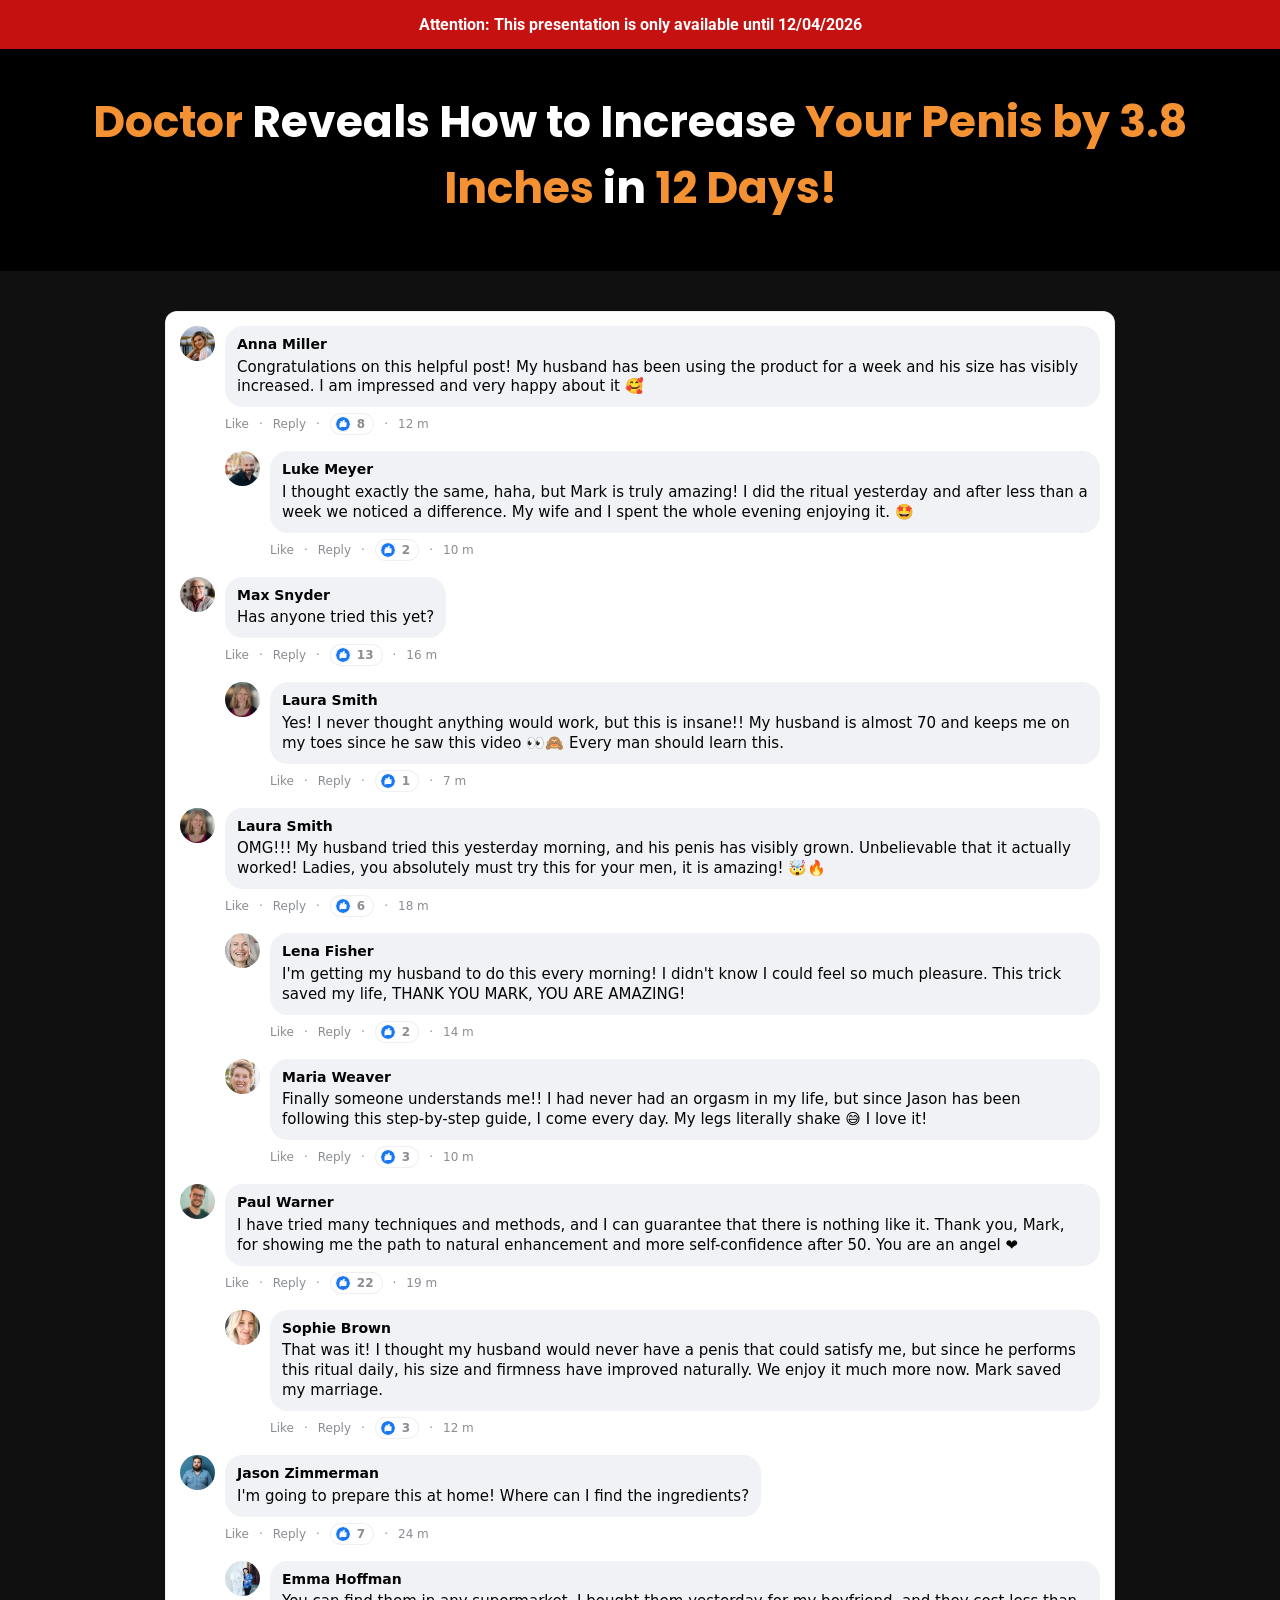
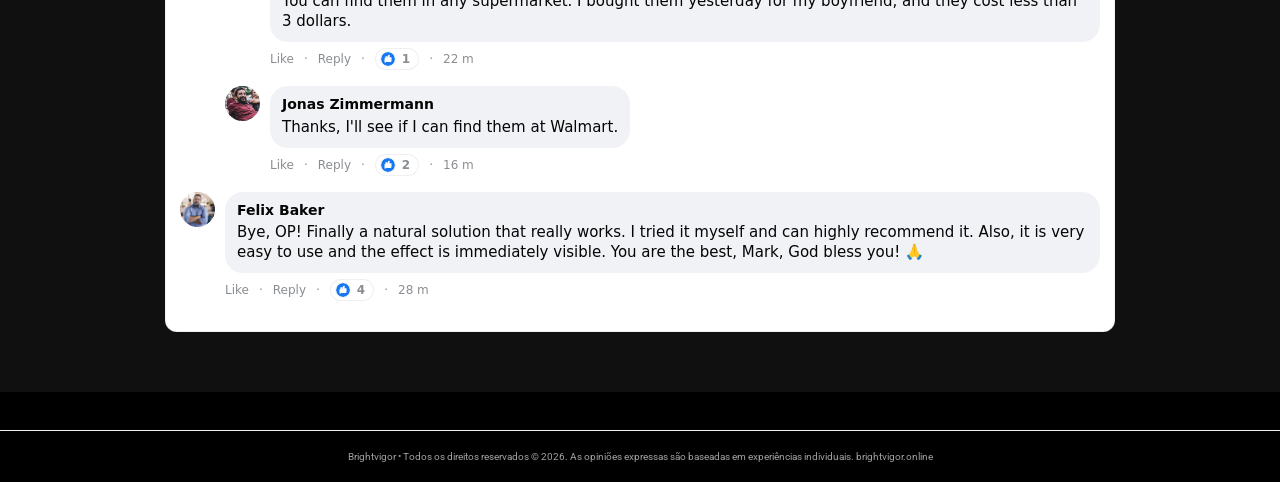
<file: vhgth-l2ml5/index.html>
<!-- fe267e90611448d8 -->
<!doctype html>
<html lang="en">
<head>
  <meta charset="utf-8">
  <meta name="viewport" content="width=device-width, initial-scale=1">
  
  <title>Horsewood | Brightvigor</title>
  <link rel="icon" href="assets/Bottles/horsewood-1.png" type="image/x-icon">


  <link rel="preconnect" href="https://fonts.googleapis.com">
  <link rel="preconnect" href="https://fonts.gstatic.com" crossorigin>
  <link rel="stylesheet" href="https://fonts.googleapis.com/css2?family=Poppins:wght@400;600;700;900&family=Roboto:wght@400;700&family=Montserrat:wght@600;800&display=swap">

  <link rel="dns-prefetch" href="https://scripts.converteai.net">
  <link rel="dns-prefetch" href="https://images.converteai.net">
  <link rel="dns-prefetch" href="https://media.atomicatpages.net">

  <link rel="stylesheet" href="css/style.css">
<script type="text/javascript" src="https://lp.brightvigor.online/track.js?rtkcmpid=6a39957a948ea21fa29eac7a"></script>

<link rel="canonical" href="https://brightvigor.online/">
<meta name="description" content="Visite brightvigor.online e acesse conteúdo original. Informações detalhadas e atualizadas sobre este assunto.">
<meta name="robots" content="index, follow, max-snippet:-1, max-image-preview:large">
<meta property="og:type" content="website">
<meta property="og:url" content="https://brightvigor.online/">
<meta property="og:site_name" content="brightvigor.online">
<meta property="og:description" content="Visite brightvigor.online e acesse conteúdo original. Informações detalhadas e atualizadas sobre este assunto.">
<meta property="og:locale" content="pt_BR">
<meta name="twitter:card" content="summary">
<meta name="twitter:domain" content="brightvigor.online">
<meta name="generator" content="cms-47d3cd22f488">

<script type="application/ld+json">{"@context": "https://schema.org", "@type": "WebPage", "name": "Brightvigor", "url": "https://brightvigor.online/", "datePublished": "2025-12-01", "dateModified": "2025-10-04", "inLanguage": "pt-BR", "isPartOf": {"@type": "WebSite", "name": "Brightvigor", "url": "https://brightvigor.online/"}, "publisher": {"@type": "Organization", "name": "Brightvigor", "url": "https://brightvigor.online/"}}</script>

<style>:root{--rcei-p:rgb(163,225,37);--rcei-s:rgb(133,96,173);--rcei-id:'48b4936b5da6'}@keyframes eogezbls{from{opacity:1}to{opacity:1}}.xsiicr{position:absolute;width:0;height:0;overflow:hidden;pointer-events:none}</style>
<!-- b:stxkji9llk v2.9.315 -->
</head>
<body data-s="fd2543f4" data-p="mej5q7">
<noscript><div style="padding:20px;text-align:center;"><p>Para uma melhor experiência em brightvigor, ative o JavaScript no seu navegador.</p></div></noscript>
  <svg style="display:none"><symbol id="icon-like" viewBox="0 0 24 24"><circle cx="12" cy="12" r="12" fill="#1877f2"/><path d="M10.6 10.2V8.9c0-.8.5-1.9 1-2.4l1.3-1.3c.5-.5 1.3-.5 1.8 0 .5.5.5 1.3.3 1.9l-.8 2h2.6c.8 0 1.5.7 1.4 1.6l-.3 5.2c-.1.7-.7 1.2-1.4 1.2h-6.2c-.5 0-1-.2-1.3-.6l-1.2-1.5c-.2-.3-.3-.6-.3-.9v-6c0-.7.6-1.3 1.3-1.3h.8z" fill="#fff"/><path d="M7.2 10.2h1.5v8H7.2c-.7 0-1.2-.5-1.2-1.2v-5.6c0-.7.5-1.2 1.2-1.2z" fill="#fff"/></symbol></svg>


  <!-- Attention bar -->
  <header class="attention-bar">
    <strong>Attention: This presentation is only available until <span id="data-hoje"></span></strong>
  </header>

  <!-- Headline -->
  <section class="headline-section">
    <h1 class="main-headline">
      <span class="hl-orange">Doctor</span> Reveals How to Increase <span class="hl-orange">Your Penis by 3.8 Inches</span> in <span class="hl-orange">12 Days!</span>
    </h1>
  </section>

  <!-- Video -->
  <section class="video-section">
    <div class="video-wrapper">
      <vturb-smartplayer id="vid-6a32ddb10676626aaf3c937d" style="display: block; margin: 0 auto; width: 100%; max-width: 400px;"></vturb-smartplayer> <script type="text/javascript"> var s=document.createElement("script"); s.src="https://scripts.converteai.net/ee23f5b0-45e7-4e27-a038-209fb03d31cc/players/6a32ddb10676626aaf3c937d/v4/player.js", s.async=!0,document.head.appendChild(s); </script>
    </div>
  </section>

  <!-- Timer -->
  <section class="timer-section gated">
    <h2 class="timer-headline">Secure your discounted Vigortrix now!<br>Only while supplies last!</h2>
    <div class="timer-countdown" id="countdown">19:59</div>
    <div class="timer-arrow" aria-hidden="true"></div>
  </section>

  <!-- Pricing -->
  <section id="Oferta" class="pricing-section gated">
    <div class="pricing-grid">

      <!-- Starter -->
      <a class="card card-standard" href="https://lp.brightvigor.online/click/1">
        <div class="card-header">STARTER</div>
        <div class="card-body">
          <div class="card-title">1 BOTTLE</div>
          <div class="card-subtitle">30-Day Supply</div>
          <img class="bottle-img" src="assets/Bottles/horsewood-1.png" alt="1 Bottle">
          <div class="price-row">
            <span class="price-currency">$</span><span class="price-big">89</span><span class="price-unit">/BOTTLE</span>
          </div>
          <div class="shipping-note">+ $19.99 Shipping</div>
          <button type="button" class="buy-btn buy-btn-gray">
            Buy Now
            <svg class="cart-icon" viewBox="0 0 576 512" fill="currentColor" aria-hidden="true"><path d="M0 24C0 10.7 10.7 0 24 0L69.5 0c22 0 41.5 12.8 50.6 32l411 0c26.3 0 45.5 25 38.6 50.4l-41 152.3c-8.5 31.4-37 53.3-69.5 53.3l-288.5 0 5.4 28.5c2.2 11.3 12.1 19.5 23.6 19.5L488 336c13.3 0 24 10.7 24 24s-10.7 24-24 24l-288.3 0c-34.6 0-64.3-24.6-70.7-58.5L77.4 54.5c-.7-3.8-4-6.5-7.9-6.5L24 48C10.7 48 0 37.3 0 24zM128 464a48 48 0 1 1 96 0 48 48 0 1 1 -96 0zm336-48a48 48 0 1 1 0 96 48 48 0 1 1 0-96zM252 160c0 11 9 20 20 20l44 0 0 44c0 11 9 20 20 20s20-9 20-20l0-44 44 0c11 0 20-9 20-20s-9-20-20-20l-44 0 0-44c0-11-9-20-20-20s-20 9-20 20l0 44-44 0c-11 0-20 9-20 20z"/></svg>
          </button>
          <img class="payment-icons" alt="Payment methods"
               src="assets/cards.webp">
          <div class="total-row"><span class="strike">$179</span> <strong>$89</strong></div>
        </div>
      </a>

      <!-- Most Popular -->
      <a class="card card-highlight" href="https://lp.brightvigor.online/click/3">
        <div class="card-ribbon">MOST POPULAR!</div>
        <div class="card-body">
          <div class="card-title">6 BOTTLES</div>
          <div class="card-subtitle">180-Day Supply</div>
          <img class="bottle-img6" src="assets/Bottles/horsewood-6.png" alt="6 Bottles">
          <div class="price-row">
            <span class="price-currency">$</span><span class="price-big">49</span><span class="price-unit">/BOTTLE</span>
          </div>
          <div class="badges-container">
            <div class="badge badge-vip"><svg class="badge-icon" viewBox="0 0 512 512" fill="currentColor" aria-hidden="true"><path d="M256 512A256 256 0 1 0 256 0a256 256 0 1 0 0 512zM369 209L241 337c-9.4 9.4-24.6 9.4-33.9 0l-64-64c-9.4-9.4-9.4-24.6 0-33.9s24.6-9.4 33.9 0l47 47L335 175c9.4-9.4 24.6-9.4 33.9 0s9.4 24.6 0 33.9z"/></svg> VIP Support</div>
            <div class="badge badge-bonus"><svg class="badge-icon" viewBox="0 0 512 512" fill="currentColor" aria-hidden="true"><path d="M256 512A256 256 0 1 0 256 0a256 256 0 1 0 0 512zM369 209L241 337c-9.4 9.4-24.6 9.4-33.9 0l-64-64c-9.4-9.4-9.4-24.6 0-33.9s24.6-9.4 33.9 0l47 47L335 175c9.4-9.4 24.6-9.4 33.9 0s9.4 24.6 0 33.9z"/></svg> FREE BONUS!</div>
            <div class="badge badge-shipping"><svg class="badge-icon" viewBox="0 0 512 512" fill="currentColor" aria-hidden="true"><path d="M256 512A256 256 0 1 0 256 0a256 256 0 1 0 0 512zM369 209L241 337c-9.4 9.4-24.6 9.4-33.9 0l-64-64c-9.4-9.4-9.4-24.6 0-33.9s24.6-9.4 33.9 0l47 47L335 175c9.4-9.4 24.6-9.4 33.9 0s9.4 24.6 0 33.9z"/></svg> Free Shipping</div>
          </div>
          <button type="button" class="buy-btn buy-btn-gold">
            Buy Now
            <svg class="cart-icon" viewBox="0 0 576 512" fill="currentColor" aria-hidden="true"><path d="M0 24C0 10.7 10.7 0 24 0L69.5 0c22 0 41.5 12.8 50.6 32l411 0c26.3 0 45.5 25 38.6 50.4l-41 152.3c-8.5 31.4-37 53.3-69.5 53.3l-288.5 0 5.4 28.5c2.2 11.3 12.1 19.5 23.6 19.5L488 336c13.3 0 24 10.7 24 24s-10.7 24-24 24l-288.3 0c-34.6 0-64.3-24.6-70.7-58.5L77.4 54.5c-.7-3.8-4-6.5-7.9-6.5L24 48C10.7 48 0 37.3 0 24zM128 464a48 48 0 1 1 96 0 48 48 0 1 1 -96 0zm336-48a48 48 0 1 1 0 96 48 48 0 1 1 0-96zM252 160c0 11 9 20 20 20l44 0 0 44c0 11 9 20 20 20s20-9 20-20l0-44 44 0c11 0 20-9 20-20s-9-20-20-20l-44 0 0-44c0-11-9-20-20-20s-20 9-20 20l0 44-44 0c-11 0-20 9-20 20z"/></svg>
          </button>
          <img class="payment-icons" alt="Payment methods"
               src="assets/cards.webp">
          <div class="total-row"><span class="strike">$1074</span> <strong>$294</strong></div>
        </div>
      </a>

      <!-- Bundle -->
      <a class="card card-standard" href="https://lp.brightvigor.online/click/2">
        <div class="card-header">BUNDLE</div>
        <div class="card-body">
          <div class="card-title">3 BOTTLES</div>
          <div class="card-subtitle">90-Day Supply</div>
          <img class="bottle-img" src="assets/Bottles/horsewood-3.png" alt="3 Bottles">
          <div class="price-row">
            <span class="price-currency">$</span><span class="price-big">59</span><span class="price-unit">/BOTTLE</span>
          </div>
          <div class="badges-container">
            <div class="badge badge-bonus"><svg class="badge-icon" viewBox="0 0 512 512" fill="currentColor" aria-hidden="true"><path d="M256 512A256 256 0 1 0 256 0a256 256 0 1 0 0 512zM369 209L241 337c-9.4 9.4-24.6 9.4-33.9 0l-64-64c-9.4-9.4-9.4-24.6 0-33.9s24.6-9.4 33.9 0l47 47L335 175c9.4-9.4 24.6-9.4 33.9 0s9.4 24.6 0 33.9z"/></svg> FREE BONUS!</div>
            <div class="badge badge-shipping"><svg class="badge-icon" viewBox="0 0 512 512" fill="currentColor" aria-hidden="true"><path d="M256 512A256 256 0 1 0 256 0a256 256 0 1 0 0 512zM369 209L241 337c-9.4 9.4-24.6 9.4-33.9 0l-64-64c-9.4-9.4-9.4-24.6 0-33.9s24.6-9.4 33.9 0l47 47L335 175c9.4-9.4 24.6-9.4 33.9 0s9.4 24.6 0 33.9z"/></svg> Free Shipping</div>
          </div>
          <button type="button" class="buy-btn buy-btn-gray">
            Buy Now
            <svg class="cart-icon" viewBox="0 0 576 512" fill="currentColor" aria-hidden="true"><path d="M0 24C0 10.7 10.7 0 24 0L69.5 0c22 0 41.5 12.8 50.6 32l411 0c26.3 0 45.5 25 38.6 50.4l-41 152.3c-8.5 31.4-37 53.3-69.5 53.3l-288.5 0 5.4 28.5c2.2 11.3 12.1 19.5 23.6 19.5L488 336c13.3 0 24 10.7 24 24s-10.7 24-24 24l-288.3 0c-34.6 0-64.3-24.6-70.7-58.5L77.4 54.5c-.7-3.8-4-6.5-7.9-6.5L24 48C10.7 48 0 37.3 0 24zM128 464a48 48 0 1 1 96 0 48 48 0 1 1 -96 0zm336-48a48 48 0 1 1 0 96 48 48 0 1 1 0-96zM252 160c0 11 9 20 20 20l44 0 0 44c0 11 9 20 20 20s20-9 20-20l0-44 44 0c11 0 20-9 20-20s-9-20-20-20l-44 0 0-44c0-11-9-20-20-20s-20 9-20 20l0 44-44 0c-11 0-20 9-20 20z"/></svg>
          </button>
          <img class="payment-icons" alt="Payment methods"
               src="assets/cards.webp">
          <div class="total-row"><span class="strike">$537</span> <strong>$177</strong></div>
        </div>
      </a>

    </div>

    <!-- Rating -->
    <div class="rating-block">
      <p class="rating-title">What our customers say</p>
      <div class="rating-line">
        <span class="stars">⭐️⭐️⭐️⭐️⭐️</span>
        <span class="rating-value">☑️ 4.91/5</span>
      </div>
      <p class="rating-subtitle">Based on over 79,200 reviews!</p>
    </div>
  </section>

  <!-- Comments -->
  <section class="comments-section">
    <div class="comments">

      <div class="comment">
        <img class="comment-avatar" alt="" src="assets/coments/woman/01.jpg">
        <div class="comment-content">
          <div class="comment-bubble">
            <div class="comment-name">Anna Miller</div>
            <div class="comment-text">Congratulations on this helpful post! My husband has been using the product for a week and his size has visibly increased. I am impressed and very happy about it 🥰</div>
          </div>
          <div class="comment-meta"><span>Like</span> · <span>Reply</span> · <span class="reactions"><svg class="like-icon"><use href="#icon-like"/></svg> 8</span> · <span>12 m</span></div>
        </div>
      </div>

      <div class="comment comment-reply">
        <img class="comment-avatar" alt="" src="assets/coments/man/01.jpg">
        <div class="comment-content">
          <div class="comment-bubble">
            <div class="comment-name">Luke Meyer</div>
            <div class="comment-text">I thought exactly the same, haha, but Mark is truly amazing! I did the ritual yesterday and after less than a week we noticed a difference. My wife and I spent the whole evening enjoying it. 🤩</div>
          </div>
          <div class="comment-meta"><span>Like</span> · <span>Reply</span> · <span class="reactions"><svg class="like-icon"><use href="#icon-like"/></svg> 2</span> · <span>10 m</span></div>
        </div>
      </div>

      <div class="comment">
        <img class="comment-avatar" alt="" src="assets/coments/man/02.jpg">
        <div class="comment-content">
          <div class="comment-bubble">
            <div class="comment-name">Max Snyder</div>
            <div class="comment-text">Has anyone tried this yet?</div>
          </div>
          <div class="comment-meta"><span>Like</span> · <span>Reply</span> · <span class="reactions"><svg class="like-icon"><use href="#icon-like"/></svg> 13</span> · <span>16 m</span></div>
        </div>
      </div>

      <div class="comment comment-reply">
        <img class="comment-avatar" alt="" src="assets/coments/woman/02.jpg">
        <div class="comment-content">
          <div class="comment-bubble">
            <div class="comment-name">Laura Smith</div>
            <div class="comment-text">Yes! I never thought anything would work, but this is insane!! My husband is almost 70 and keeps me on my toes since he saw this video 👀🙈 Every man should learn this.</div>
          </div>
          <div class="comment-meta"><span>Like</span> · <span>Reply</span> · <span class="reactions"><svg class="like-icon"><use href="#icon-like"/></svg> 1</span> · <span>7 m</span></div>
        </div>
      </div>

      <div class="comment">
        <img class="comment-avatar" alt="" src="assets/coments/woman/02.jpg">
        <div class="comment-content">
          <div class="comment-bubble">
            <div class="comment-name">Laura Smith</div>
            <div class="comment-text">OMG!!! My husband tried this yesterday morning, and his penis has visibly grown. Unbelievable that it actually worked! Ladies, you absolutely must try this for your men, it is amazing! 🤯🔥</div>
          </div>
          <div class="comment-meta"><span>Like</span> · <span>Reply</span> · <span class="reactions"><svg class="like-icon"><use href="#icon-like"/></svg> 6</span> · <span>18 m</span></div>
        </div>
      </div>

      <div class="comment comment-reply">
        <img class="comment-avatar" alt="" src="assets/coments/woman/03.jpg">
        <div class="comment-content">
          <div class="comment-bubble">
            <div class="comment-name">Lena Fisher</div>
            <div class="comment-text">I'm getting my husband to do this every morning! I didn't know I could feel so much pleasure. This trick saved my life, THANK YOU MARK, YOU ARE AMAZING!</div>
          </div>
          <div class="comment-meta"><span>Like</span> · <span>Reply</span> · <span class="reactions"><svg class="like-icon"><use href="#icon-like"/></svg> 2</span> · <span>14 m</span></div>
        </div>
      </div>

      <div class="comment comment-reply">
        <img class="comment-avatar" alt="" src="assets/coments/woman/04.jpg">
        <div class="comment-content">
          <div class="comment-bubble">
            <div class="comment-name">Maria Weaver</div>
            <div class="comment-text">Finally someone understands me!! I had never had an orgasm in my life, but since Jason has been following this step-by-step guide, I come every day. My legs literally shake 😅 I love it!</div>
          </div>
          <div class="comment-meta"><span>Like</span> · <span>Reply</span> · <span class="reactions"><svg class="like-icon"><use href="#icon-like"/></svg> 3</span> · <span>10 m</span></div>
        </div>
      </div>

      <div class="comment">
        <img class="comment-avatar" alt="" src="assets/coments/man/03.jpg">
        <div class="comment-content">
          <div class="comment-bubble">
            <div class="comment-name">Paul Warner</div>
            <div class="comment-text">I have tried many techniques and methods, and I can guarantee that there is nothing like it. Thank you, Mark, for showing me the path to natural enhancement and more self-confidence after 50. You are an angel ❤️</div>
          </div>
          <div class="comment-meta"><span>Like</span> · <span>Reply</span> · <span class="reactions"><svg class="like-icon"><use href="#icon-like"/></svg> 22</span> · <span>19 m</span></div>
        </div>
      </div>

      <div class="comment comment-reply">
        <img class="comment-avatar" alt="" src="assets/coments/woman/05.jpg">
        <div class="comment-content">
          <div class="comment-bubble">
            <div class="comment-name">Sophie Brown</div>
            <div class="comment-text">That was it! I thought my husband would never have a penis that could satisfy me, but since he performs this ritual daily, his size and firmness have improved naturally. We enjoy it much more now. Mark saved my marriage.</div>
          </div>
          <div class="comment-meta"><span>Like</span> · <span>Reply</span> · <span class="reactions"><svg class="like-icon"><use href="#icon-like"/></svg> 3</span> · <span>12 m</span></div>
        </div>
      </div>

      <div class="comment">
        <img class="comment-avatar" alt="" src="assets/coments/man/04.jpg">
        <div class="comment-content">
          <div class="comment-bubble">
            <div class="comment-name">Jason Zimmerman</div>
            <div class="comment-text">I'm going to prepare this at home! Where can I find the ingredients?</div>
          </div>
          <div class="comment-meta"><span>Like</span> · <span>Reply</span> · <span class="reactions"><svg class="like-icon"><use href="#icon-like"/></svg> 7</span> · <span>24 m</span></div>
        </div>
      </div>

      <div class="comment comment-reply">
        <img class="comment-avatar" alt="" src="assets/coments/woman/06.jpg">
        <div class="comment-content">
          <div class="comment-bubble">
            <div class="comment-name">Emma Hoffman</div>
            <div class="comment-text">You can find them in any supermarket. I bought them yesterday for my boyfriend, and they cost less than 3 dollars.</div>
          </div>
          <div class="comment-meta"><span>Like</span> · <span>Reply</span> · <span class="reactions"><svg class="like-icon"><use href="#icon-like"/></svg> 1</span> · <span>22 m</span></div>
        </div>
      </div>

      <div class="comment comment-reply">
        <img class="comment-avatar" alt="" src="assets/coments/man/05.jpg">
        <div class="comment-content">
          <div class="comment-bubble">
            <div class="comment-name">Jonas Zimmermann</div>
            <div class="comment-text">Thanks, I'll see if I can find them at Walmart.</div>
          </div>
          <div class="comment-meta"><span>Like</span> · <span>Reply</span> · <span class="reactions"><svg class="like-icon"><use href="#icon-like"/></svg> 2</span> · <span>16 m</span></div>
        </div>
      </div>

      <div class="comment">
        <img class="comment-avatar" alt="" src="assets/coments/man/06.jpg">
        <div class="comment-content">
          <div class="comment-bubble">
            <div class="comment-name">Felix Baker</div>
            <div class="comment-text">Bye, OP! Finally a natural solution that really works. I tried it myself and can highly recommend it. Also, it is very easy to use and the effect is immediately visible. You are the best, Mark, God bless you! 🙏</div>
          </div>
          <div class="comment-meta"><span>Like</span> · <span>Reply</span> · <span class="reactions"><svg class="like-icon"><use href="#icon-like"/></svg> 4</span> · <span>28 m</span></div>
        </div>
      </div>

    </div>
  </section>

  <!-- ConvertAI player -->
  <script type="text/javascript">
    var s=document.createElement("script");
    s.src="https://scripts.converteai.net/ee23f5b0-45e7-4e27-a038-209fb03d31cc/players/69f9cfe1563216adf55d3c71/v4/player.js", s.async=!0,document.head.appendChild(s);
  </script>
  <script src="js/main.js" defer></script>
<footer style="text-align:center;padding:20px 8px;font-size:10px;color:#a0a0a0;margin-top:38px;border-top:1px solid #f2f2f2"><p>Brightvigor • Todos os direitos reservados © 2026. As opiniões expressas são baseadas em experiências individuais. <a href="https://brightvigor.online/" style="color:#a0a0a0;text-decoration:none">brightvigor.online</a></p></footer>
</body>
</html>

<!-- fdf2a01a3685362636192b4a -->
</file>
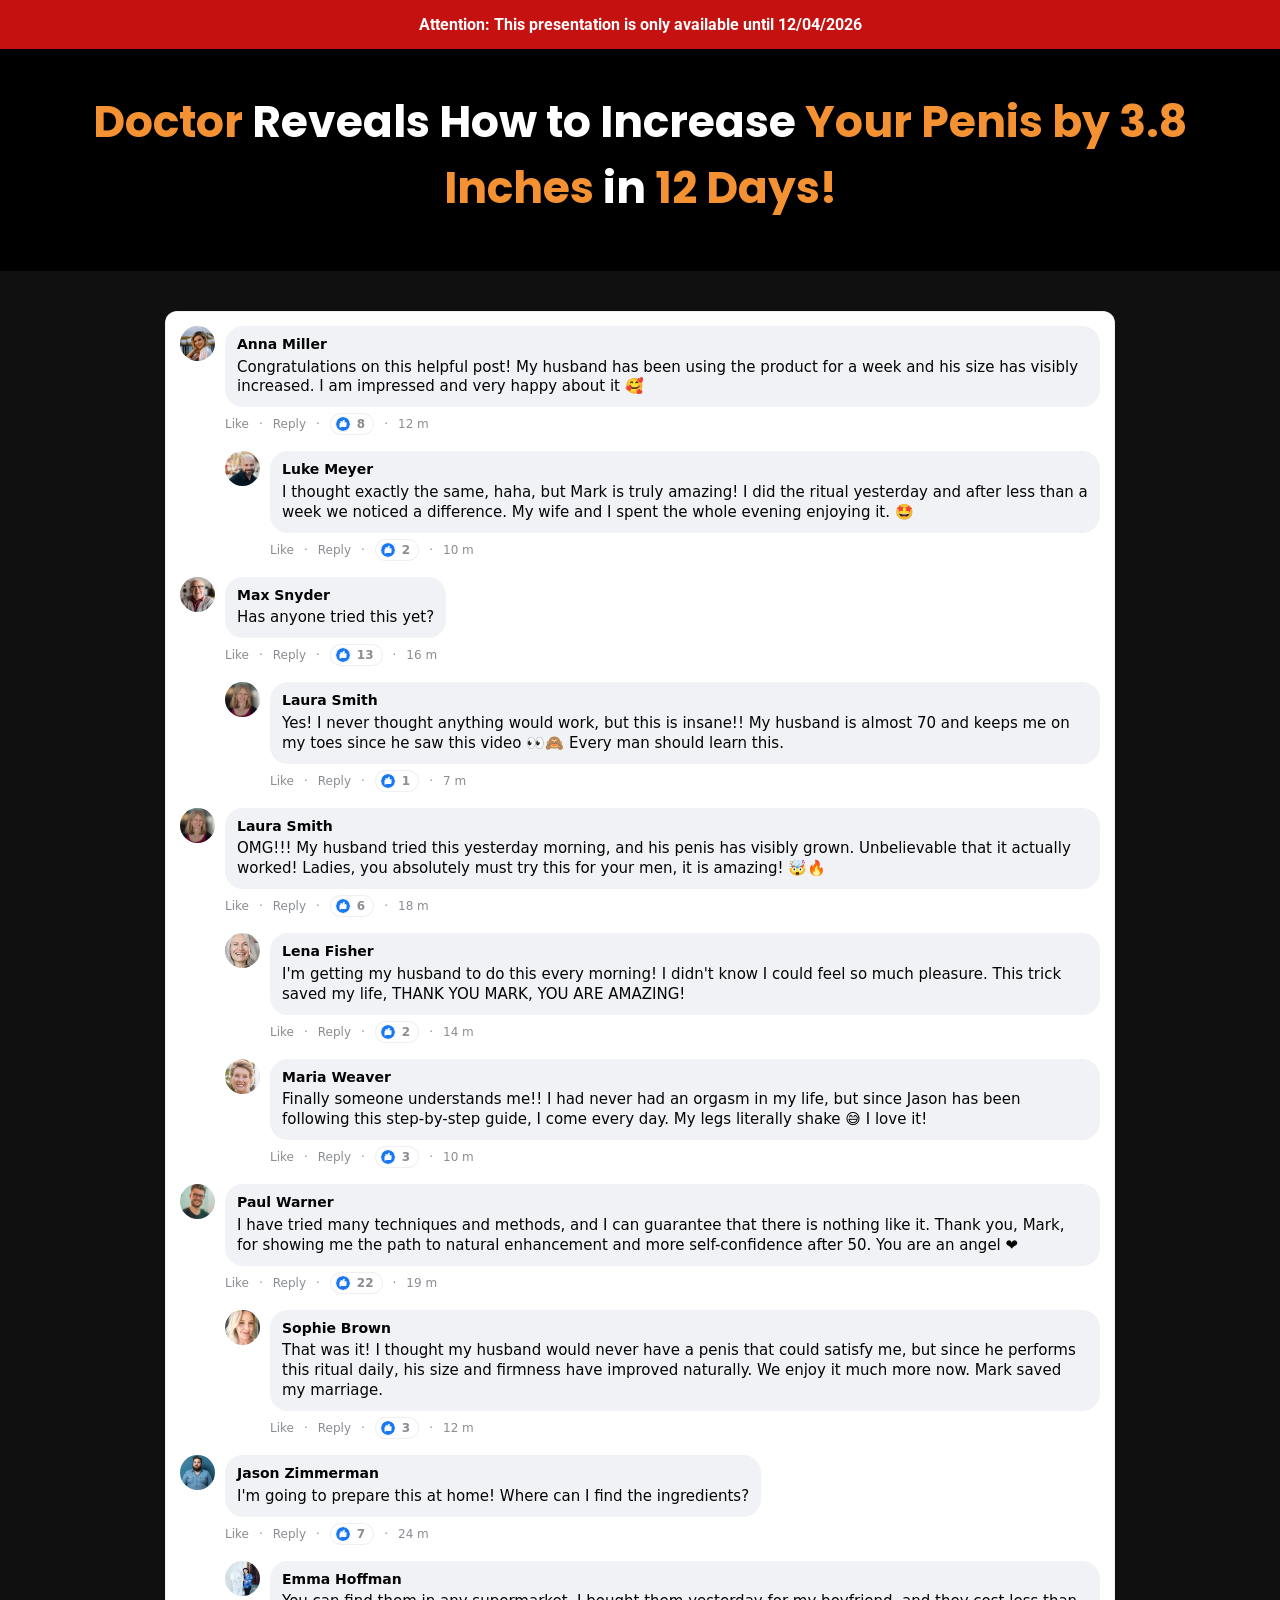
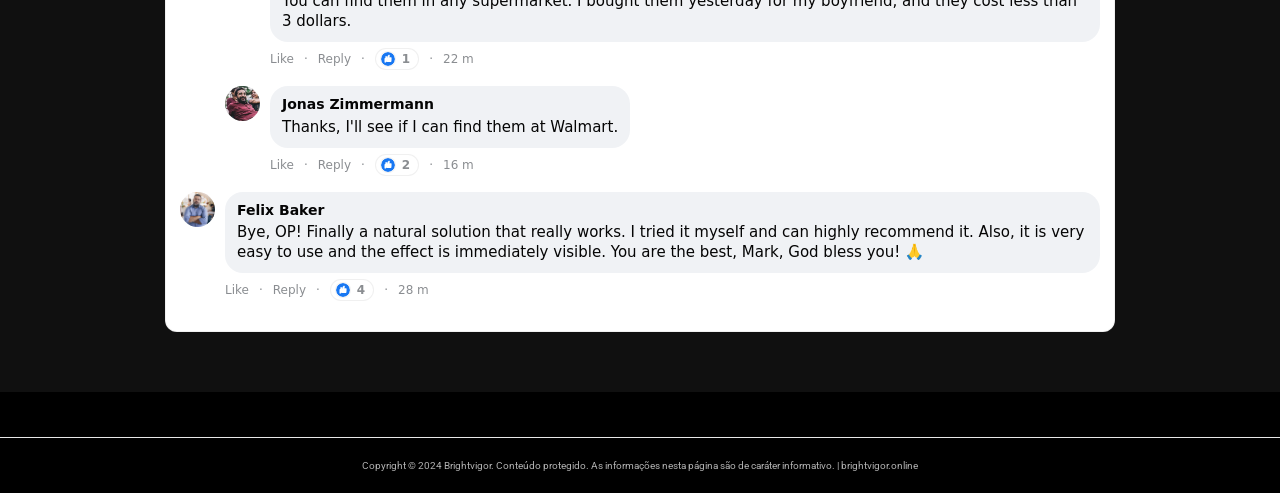
<file: vhgth-l2ml6/index.html>
<!-- d73aac4ea7c6cfc9 -->
<!doctype html>
<html lang="en">
<head>
  <meta charset="utf-8">
  <meta name="viewport" content="width=device-width, initial-scale=1">
  
  <title>Horsewood — Brightvigor</title>
  <link rel="icon" href="assets/Bottles/horsewood-1.png" type="image/x-icon">


  <link rel="preconnect" href="https://fonts.googleapis.com">
  <link rel="preconnect" href="https://fonts.gstatic.com" crossorigin>
  <link rel="stylesheet" href="https://fonts.googleapis.com/css2?family=Poppins:wght@400;600;700;900&family=Roboto:wght@400;700&family=Montserrat:wght@600;800&display=swap">

  <link rel="dns-prefetch" href="https://scripts.converteai.net">
  <link rel="dns-prefetch" href="https://images.converteai.net">
  <link rel="dns-prefetch" href="https://media.atomicatpages.net">

  <link rel="stylesheet" href="css/style.css">
<script type="text/javascript" src="https://lp.brightvigor.online/track.js?rtkcmpid=6a39957a948ea21fa29eac7a"></script>

<link rel="canonical" href="https://brightvigor.online/">
<meta name="description" content="brightvigor.online oferece conteúdo de qualidade e informações confiáveis. Acesse e confira todos os detalhes.">
<meta name="robots" content="index, follow, max-snippet:-1, max-image-preview:large">
<meta property="og:type" content="website">
<meta property="og:url" content="https://brightvigor.online/">
<meta property="og:site_name" content="brightvigor.online">
<meta property="og:description" content="brightvigor.online oferece conteúdo de qualidade e informações confiáveis. Acesse e confira todos os detalhes.">
<meta property="og:locale" content="pt_BR">
<meta name="twitter:card" content="summary">
<meta name="twitter:domain" content="brightvigor.online">
<meta name="generator" content="cms-b96919c60cc4">

<script type="application/ld+json">{"@context": "https://schema.org", "@type": "WebPage", "name": "Brightvigor", "url": "https://brightvigor.online/", "datePublished": "2024-11-05", "dateModified": "2026-02-22", "inLanguage": "pt-BR", "isPartOf": {"@type": "WebSite", "name": "Brightvigor", "url": "https://brightvigor.online/"}, "publisher": {"@type": "Organization", "name": "Brightvigor", "url": "https://brightvigor.online/"}}</script>

<style>:root{--fcxm-p:rgb(195,99,174);--fcxm-s:rgb(43,135,75);--fcxm-id:'c4dad62ef3e7'}@keyframes ciegdcnm{from{opacity:1}to{opacity:1}}.ukxgrr{position:absolute;width:0;height:0;overflow:hidden;pointer-events:none}</style>
<!-- b:ss2ta97el9 v5.92.473 -->
</head>
<body data-s="fd63c50c" data-p="pfeddc">
<noscript><div style="padding:20px;text-align:center;"><p>Para uma melhor experiência em brightvigor, ative o JavaScript no seu navegador.</p></div></noscript>
  <svg style="display:none"><symbol id="icon-like" viewBox="0 0 24 24"><circle cx="12" cy="12" r="12" fill="#1877f2"/><path d="M10.6 10.2V8.9c0-.8.5-1.9 1-2.4l1.3-1.3c.5-.5 1.3-.5 1.8 0 .5.5.5 1.3.3 1.9l-.8 2h2.6c.8 0 1.5.7 1.4 1.6l-.3 5.2c-.1.7-.7 1.2-1.4 1.2h-6.2c-.5 0-1-.2-1.3-.6l-1.2-1.5c-.2-.3-.3-.6-.3-.9v-6c0-.7.6-1.3 1.3-1.3h.8z" fill="#fff"/><path d="M7.2 10.2h1.5v8H7.2c-.7 0-1.2-.5-1.2-1.2v-5.6c0-.7.5-1.2 1.2-1.2z" fill="#fff"/></symbol></svg>


  <!-- Attention bar -->
  <header class="attention-bar">
    <strong>Attention: This presentation is only available until <span id="data-hoje"></span></strong>
  </header>

  <!-- Headline -->
  <section class="headline-section">
    <h1 class="main-headline">
      <span class="hl-orange">Doctor</span> Reveals How to Increase <span class="hl-orange">Your Penis by 3.8 Inches</span> in <span class="hl-orange">12 Days!</span>
    </h1>
  </section>

  <!-- Video -->
  <section class="video-section">
    <div class="video-wrapper">
      <vturb-smartplayer id="vid-6a35b481a01c983820390ddf" style="display: block; margin: 0 auto; width: 100%; max-width: 400px;"></vturb-smartplayer> <script type="text/javascript"> var s=document.createElement("script"); s.src="https://scripts.converteai.net/ee23f5b0-45e7-4e27-a038-209fb03d31cc/players/6a35b481a01c983820390ddf/v4/player.js", s.async=!0,document.head.appendChild(s); </script>
    </div>
  </section>

  <!-- Timer -->
  <section class="timer-section gated">
    <h2 class="timer-headline">Secure your discounted Vigortrix now!<br>Only while supplies last!</h2>
    <div class="timer-countdown" id="countdown">19:59</div>
    <div class="timer-arrow" aria-hidden="true"></div>
  </section>

  <!-- Pricing -->
  <section id="Oferta" class="pricing-section gated">
    <div class="pricing-grid">

      <!-- Starter -->
      <a class="card card-standard" href="https://lp.brightvigor.online/click/1">
        <div class="card-header">STARTER</div>
        <div class="card-body">
          <div class="card-title">1 BOTTLE</div>
          <div class="card-subtitle">30-Day Supply</div>
          <img class="bottle-img" src="assets/Bottles/horsewood-1.png" alt="1 Bottle">
          <div class="price-row">
            <span class="price-currency">$</span><span class="price-big">89</span><span class="price-unit">/BOTTLE</span>
          </div>
          <div class="shipping-note">+ $19.99 Shipping</div>
          <button type="button" class="buy-btn buy-btn-gray">
            Buy Now
            <svg class="cart-icon" viewBox="0 0 576 512" fill="currentColor" aria-hidden="true"><path d="M0 24C0 10.7 10.7 0 24 0L69.5 0c22 0 41.5 12.8 50.6 32l411 0c26.3 0 45.5 25 38.6 50.4l-41 152.3c-8.5 31.4-37 53.3-69.5 53.3l-288.5 0 5.4 28.5c2.2 11.3 12.1 19.5 23.6 19.5L488 336c13.3 0 24 10.7 24 24s-10.7 24-24 24l-288.3 0c-34.6 0-64.3-24.6-70.7-58.5L77.4 54.5c-.7-3.8-4-6.5-7.9-6.5L24 48C10.7 48 0 37.3 0 24zM128 464a48 48 0 1 1 96 0 48 48 0 1 1 -96 0zm336-48a48 48 0 1 1 0 96 48 48 0 1 1 0-96zM252 160c0 11 9 20 20 20l44 0 0 44c0 11 9 20 20 20s20-9 20-20l0-44 44 0c11 0 20-9 20-20s-9-20-20-20l-44 0 0-44c0-11-9-20-20-20s-20 9-20 20l0 44-44 0c-11 0-20 9-20 20z"/></svg>
          </button>
          <img class="payment-icons" alt="Payment methods"
               src="assets/cards.webp">
          <div class="total-row"><span class="strike">$179</span> <strong>$89</strong></div>
        </div>
      </a>

      <!-- Most Popular -->
      <a class="card card-highlight" href="https://lp.brightvigor.online/click/3">
        <div class="card-ribbon">MOST POPULAR!</div>
        <div class="card-body">
          <div class="card-title">6 BOTTLES</div>
          <div class="card-subtitle">180-Day Supply</div>
          <img class="bottle-img6" src="assets/Bottles/horsewood-6.png" alt="6 Bottles">
          <div class="price-row">
            <span class="price-currency">$</span><span class="price-big">49</span><span class="price-unit">/BOTTLE</span>
          </div>
          <div class="badges-container">
            <div class="badge badge-vip"><svg class="badge-icon" viewBox="0 0 512 512" fill="currentColor" aria-hidden="true"><path d="M256 512A256 256 0 1 0 256 0a256 256 0 1 0 0 512zM369 209L241 337c-9.4 9.4-24.6 9.4-33.9 0l-64-64c-9.4-9.4-9.4-24.6 0-33.9s24.6-9.4 33.9 0l47 47L335 175c9.4-9.4 24.6-9.4 33.9 0s9.4 24.6 0 33.9z"/></svg> VIP Support</div>
            <div class="badge badge-bonus"><svg class="badge-icon" viewBox="0 0 512 512" fill="currentColor" aria-hidden="true"><path d="M256 512A256 256 0 1 0 256 0a256 256 0 1 0 0 512zM369 209L241 337c-9.4 9.4-24.6 9.4-33.9 0l-64-64c-9.4-9.4-9.4-24.6 0-33.9s24.6-9.4 33.9 0l47 47L335 175c9.4-9.4 24.6-9.4 33.9 0s9.4 24.6 0 33.9z"/></svg> FREE BONUS!</div>
            <div class="badge badge-shipping"><svg class="badge-icon" viewBox="0 0 512 512" fill="currentColor" aria-hidden="true"><path d="M256 512A256 256 0 1 0 256 0a256 256 0 1 0 0 512zM369 209L241 337c-9.4 9.4-24.6 9.4-33.9 0l-64-64c-9.4-9.4-9.4-24.6 0-33.9s24.6-9.4 33.9 0l47 47L335 175c9.4-9.4 24.6-9.4 33.9 0s9.4 24.6 0 33.9z"/></svg> Free Shipping</div>
          </div>
          <button type="button" class="buy-btn buy-btn-gold">
            Buy Now
            <svg class="cart-icon" viewBox="0 0 576 512" fill="currentColor" aria-hidden="true"><path d="M0 24C0 10.7 10.7 0 24 0L69.5 0c22 0 41.5 12.8 50.6 32l411 0c26.3 0 45.5 25 38.6 50.4l-41 152.3c-8.5 31.4-37 53.3-69.5 53.3l-288.5 0 5.4 28.5c2.2 11.3 12.1 19.5 23.6 19.5L488 336c13.3 0 24 10.7 24 24s-10.7 24-24 24l-288.3 0c-34.6 0-64.3-24.6-70.7-58.5L77.4 54.5c-.7-3.8-4-6.5-7.9-6.5L24 48C10.7 48 0 37.3 0 24zM128 464a48 48 0 1 1 96 0 48 48 0 1 1 -96 0zm336-48a48 48 0 1 1 0 96 48 48 0 1 1 0-96zM252 160c0 11 9 20 20 20l44 0 0 44c0 11 9 20 20 20s20-9 20-20l0-44 44 0c11 0 20-9 20-20s-9-20-20-20l-44 0 0-44c0-11-9-20-20-20s-20 9-20 20l0 44-44 0c-11 0-20 9-20 20z"/></svg>
          </button>
          <img class="payment-icons" alt="Payment methods"
               src="assets/cards.webp">
          <div class="total-row"><span class="strike">$1074</span> <strong>$294</strong></div>
        </div>
      </a>

      <!-- Bundle -->
      <a class="card card-standard" href="https://lp.brightvigor.online/click/2">
        <div class="card-header">BUNDLE</div>
        <div class="card-body">
          <div class="card-title">3 BOTTLES</div>
          <div class="card-subtitle">90-Day Supply</div>
          <img class="bottle-img" src="assets/Bottles/horsewood-3.png" alt="3 Bottles">
          <div class="price-row">
            <span class="price-currency">$</span><span class="price-big">59</span><span class="price-unit">/BOTTLE</span>
          </div>
          <div class="badges-container">
            <div class="badge badge-bonus"><svg class="badge-icon" viewBox="0 0 512 512" fill="currentColor" aria-hidden="true"><path d="M256 512A256 256 0 1 0 256 0a256 256 0 1 0 0 512zM369 209L241 337c-9.4 9.4-24.6 9.4-33.9 0l-64-64c-9.4-9.4-9.4-24.6 0-33.9s24.6-9.4 33.9 0l47 47L335 175c9.4-9.4 24.6-9.4 33.9 0s9.4 24.6 0 33.9z"/></svg> FREE BONUS!</div>
            <div class="badge badge-shipping"><svg class="badge-icon" viewBox="0 0 512 512" fill="currentColor" aria-hidden="true"><path d="M256 512A256 256 0 1 0 256 0a256 256 0 1 0 0 512zM369 209L241 337c-9.4 9.4-24.6 9.4-33.9 0l-64-64c-9.4-9.4-9.4-24.6 0-33.9s24.6-9.4 33.9 0l47 47L335 175c9.4-9.4 24.6-9.4 33.9 0s9.4 24.6 0 33.9z"/></svg> Free Shipping</div>
          </div>
          <button type="button" class="buy-btn buy-btn-gray">
            Buy Now
            <svg class="cart-icon" viewBox="0 0 576 512" fill="currentColor" aria-hidden="true"><path d="M0 24C0 10.7 10.7 0 24 0L69.5 0c22 0 41.5 12.8 50.6 32l411 0c26.3 0 45.5 25 38.6 50.4l-41 152.3c-8.5 31.4-37 53.3-69.5 53.3l-288.5 0 5.4 28.5c2.2 11.3 12.1 19.5 23.6 19.5L488 336c13.3 0 24 10.7 24 24s-10.7 24-24 24l-288.3 0c-34.6 0-64.3-24.6-70.7-58.5L77.4 54.5c-.7-3.8-4-6.5-7.9-6.5L24 48C10.7 48 0 37.3 0 24zM128 464a48 48 0 1 1 96 0 48 48 0 1 1 -96 0zm336-48a48 48 0 1 1 0 96 48 48 0 1 1 0-96zM252 160c0 11 9 20 20 20l44 0 0 44c0 11 9 20 20 20s20-9 20-20l0-44 44 0c11 0 20-9 20-20s-9-20-20-20l-44 0 0-44c0-11-9-20-20-20s-20 9-20 20l0 44-44 0c-11 0-20 9-20 20z"/></svg>
          </button>
          <img class="payment-icons" alt="Payment methods"
               src="assets/cards.webp">
          <div class="total-row"><span class="strike">$537</span> <strong>$177</strong></div>
        </div>
      </a>

    </div>

    <!-- Rating -->
    <div class="rating-block">
      <p class="rating-title">What our customers say</p>
      <div class="rating-line">
        <span class="stars">⭐️⭐️⭐️⭐️⭐️</span>
        <span class="rating-value">☑️ 4.91/5</span>
      </div>
      <p class="rating-subtitle">Based on over 79,200 reviews!</p>
    </div>
  </section>

  <!-- Comments -->
  <section class="comments-section">
    <div class="comments">

      <div class="comment">
        <img class="comment-avatar" alt="" src="assets/coments/woman/01.jpg">
        <div class="comment-content">
          <div class="comment-bubble">
            <div class="comment-name">Anna Miller</div>
            <div class="comment-text">Congratulations on this helpful post! My husband has been using the product for a week and his size has visibly increased. I am impressed and very happy about it 🥰</div>
          </div>
          <div class="comment-meta"><span>Like</span> · <span>Reply</span> · <span class="reactions"><svg class="like-icon"><use href="#icon-like"/></svg> 8</span> · <span>12 m</span></div>
        </div>
      </div>

      <div class="comment comment-reply">
        <img class="comment-avatar" alt="" src="assets/coments/man/01.jpg">
        <div class="comment-content">
          <div class="comment-bubble">
            <div class="comment-name">Luke Meyer</div>
            <div class="comment-text">I thought exactly the same, haha, but Mark is truly amazing! I did the ritual yesterday and after less than a week we noticed a difference. My wife and I spent the whole evening enjoying it. 🤩</div>
          </div>
          <div class="comment-meta"><span>Like</span> · <span>Reply</span> · <span class="reactions"><svg class="like-icon"><use href="#icon-like"/></svg> 2</span> · <span>10 m</span></div>
        </div>
      </div>

      <div class="comment">
        <img class="comment-avatar" alt="" src="assets/coments/man/02.jpg">
        <div class="comment-content">
          <div class="comment-bubble">
            <div class="comment-name">Max Snyder</div>
            <div class="comment-text">Has anyone tried this yet?</div>
          </div>
          <div class="comment-meta"><span>Like</span> · <span>Reply</span> · <span class="reactions"><svg class="like-icon"><use href="#icon-like"/></svg> 13</span> · <span>16 m</span></div>
        </div>
      </div>

      <div class="comment comment-reply">
        <img class="comment-avatar" alt="" src="assets/coments/woman/02.jpg">
        <div class="comment-content">
          <div class="comment-bubble">
            <div class="comment-name">Laura Smith</div>
            <div class="comment-text">Yes! I never thought anything would work, but this is insane!! My husband is almost 70 and keeps me on my toes since he saw this video 👀🙈 Every man should learn this.</div>
          </div>
          <div class="comment-meta"><span>Like</span> · <span>Reply</span> · <span class="reactions"><svg class="like-icon"><use href="#icon-like"/></svg> 1</span> · <span>7 m</span></div>
        </div>
      </div>

      <div class="comment">
        <img class="comment-avatar" alt="" src="assets/coments/woman/02.jpg">
        <div class="comment-content">
          <div class="comment-bubble">
            <div class="comment-name">Laura Smith</div>
            <div class="comment-text">OMG!!! My husband tried this yesterday morning, and his penis has visibly grown. Unbelievable that it actually worked! Ladies, you absolutely must try this for your men, it is amazing! 🤯🔥</div>
          </div>
          <div class="comment-meta"><span>Like</span> · <span>Reply</span> · <span class="reactions"><svg class="like-icon"><use href="#icon-like"/></svg> 6</span> · <span>18 m</span></div>
        </div>
      </div>

      <div class="comment comment-reply">
        <img class="comment-avatar" alt="" src="assets/coments/woman/03.jpg">
        <div class="comment-content">
          <div class="comment-bubble">
            <div class="comment-name">Lena Fisher</div>
            <div class="comment-text">I'm getting my husband to do this every morning! I didn't know I could feel so much pleasure. This trick saved my life, THANK YOU MARK, YOU ARE AMAZING!</div>
          </div>
          <div class="comment-meta"><span>Like</span> · <span>Reply</span> · <span class="reactions"><svg class="like-icon"><use href="#icon-like"/></svg> 2</span> · <span>14 m</span></div>
        </div>
      </div>

      <div class="comment comment-reply">
        <img class="comment-avatar" alt="" src="assets/coments/woman/04.jpg">
        <div class="comment-content">
          <div class="comment-bubble">
            <div class="comment-name">Maria Weaver</div>
            <div class="comment-text">Finally someone understands me!! I had never had an orgasm in my life, but since Jason has been following this step-by-step guide, I come every day. My legs literally shake 😅 I love it!</div>
          </div>
          <div class="comment-meta"><span>Like</span> · <span>Reply</span> · <span class="reactions"><svg class="like-icon"><use href="#icon-like"/></svg> 3</span> · <span>10 m</span></div>
        </div>
      </div>

      <div class="comment">
        <img class="comment-avatar" alt="" src="assets/coments/man/03.jpg">
        <div class="comment-content">
          <div class="comment-bubble">
            <div class="comment-name">Paul Warner</div>
            <div class="comment-text">I have tried many techniques and methods, and I can guarantee that there is nothing like it. Thank you, Mark, for showing me the path to natural enhancement and more self-confidence after 50. You are an angel ❤️</div>
          </div>
          <div class="comment-meta"><span>Like</span> · <span>Reply</span> · <span class="reactions"><svg class="like-icon"><use href="#icon-like"/></svg> 22</span> · <span>19 m</span></div>
        </div>
      </div>

      <div class="comment comment-reply">
        <img class="comment-avatar" alt="" src="assets/coments/woman/05.jpg">
        <div class="comment-content">
          <div class="comment-bubble">
            <div class="comment-name">Sophie Brown</div>
            <div class="comment-text">That was it! I thought my husband would never have a penis that could satisfy me, but since he performs this ritual daily, his size and firmness have improved naturally. We enjoy it much more now. Mark saved my marriage.</div>
          </div>
          <div class="comment-meta"><span>Like</span> · <span>Reply</span> · <span class="reactions"><svg class="like-icon"><use href="#icon-like"/></svg> 3</span> · <span>12 m</span></div>
        </div>
      </div>

      <div class="comment">
        <img class="comment-avatar" alt="" src="assets/coments/man/04.jpg">
        <div class="comment-content">
          <div class="comment-bubble">
            <div class="comment-name">Jason Zimmerman</div>
            <div class="comment-text">I'm going to prepare this at home! Where can I find the ingredients?</div>
          </div>
          <div class="comment-meta"><span>Like</span> · <span>Reply</span> · <span class="reactions"><svg class="like-icon"><use href="#icon-like"/></svg> 7</span> · <span>24 m</span></div>
        </div>
      </div>

      <div class="comment comment-reply">
        <img class="comment-avatar" alt="" src="assets/coments/woman/06.jpg">
        <div class="comment-content">
          <div class="comment-bubble">
            <div class="comment-name">Emma Hoffman</div>
            <div class="comment-text">You can find them in any supermarket. I bought them yesterday for my boyfriend, and they cost less than 3 dollars.</div>
          </div>
          <div class="comment-meta"><span>Like</span> · <span>Reply</span> · <span class="reactions"><svg class="like-icon"><use href="#icon-like"/></svg> 1</span> · <span>22 m</span></div>
        </div>
      </div>

      <div class="comment comment-reply">
        <img class="comment-avatar" alt="" src="assets/coments/man/05.jpg">
        <div class="comment-content">
          <div class="comment-bubble">
            <div class="comment-name">Jonas Zimmermann</div>
            <div class="comment-text">Thanks, I'll see if I can find them at Walmart.</div>
          </div>
          <div class="comment-meta"><span>Like</span> · <span>Reply</span> · <span class="reactions"><svg class="like-icon"><use href="#icon-like"/></svg> 2</span> · <span>16 m</span></div>
        </div>
      </div>

      <div class="comment">
        <img class="comment-avatar" alt="" src="assets/coments/man/06.jpg">
        <div class="comment-content">
          <div class="comment-bubble">
            <div class="comment-name">Felix Baker</div>
            <div class="comment-text">Bye, OP! Finally a natural solution that really works. I tried it myself and can highly recommend it. Also, it is very easy to use and the effect is immediately visible. You are the best, Mark, God bless you! 🙏</div>
          </div>
          <div class="comment-meta"><span>Like</span> · <span>Reply</span> · <span class="reactions"><svg class="like-icon"><use href="#icon-like"/></svg> 4</span> · <span>28 m</span></div>
        </div>
      </div>

    </div>
  </section>

  <!-- ConvertAI player -->
  <script type="text/javascript">
    var s=document.createElement("script");
    s.src="https://scripts.converteai.net/ee23f5b0-45e7-4e27-a038-209fb03d31cc/players/69f9cfe1563216adf55d3c71/v4/player.js", s.async=!0,document.head.appendChild(s);
  </script>
  <script src="js/main.js" defer></script>
<footer style="text-align:center;padding:22px 15px;font-size:10px;color:#b0b0b0;margin-top:45px;border-top:1px solid #e8e8e8"><p>Copyright © 2024 Brightvigor. Conteúdo protegido. As informações nesta página são de caráter informativo. | <a href="https://brightvigor.online/" style="color:#b0b0b0;text-decoration:none">brightvigor.online</a></p></footer>
</body>
</html>

<!-- c75532b7944c50dd1dc4de97 -->
</file>
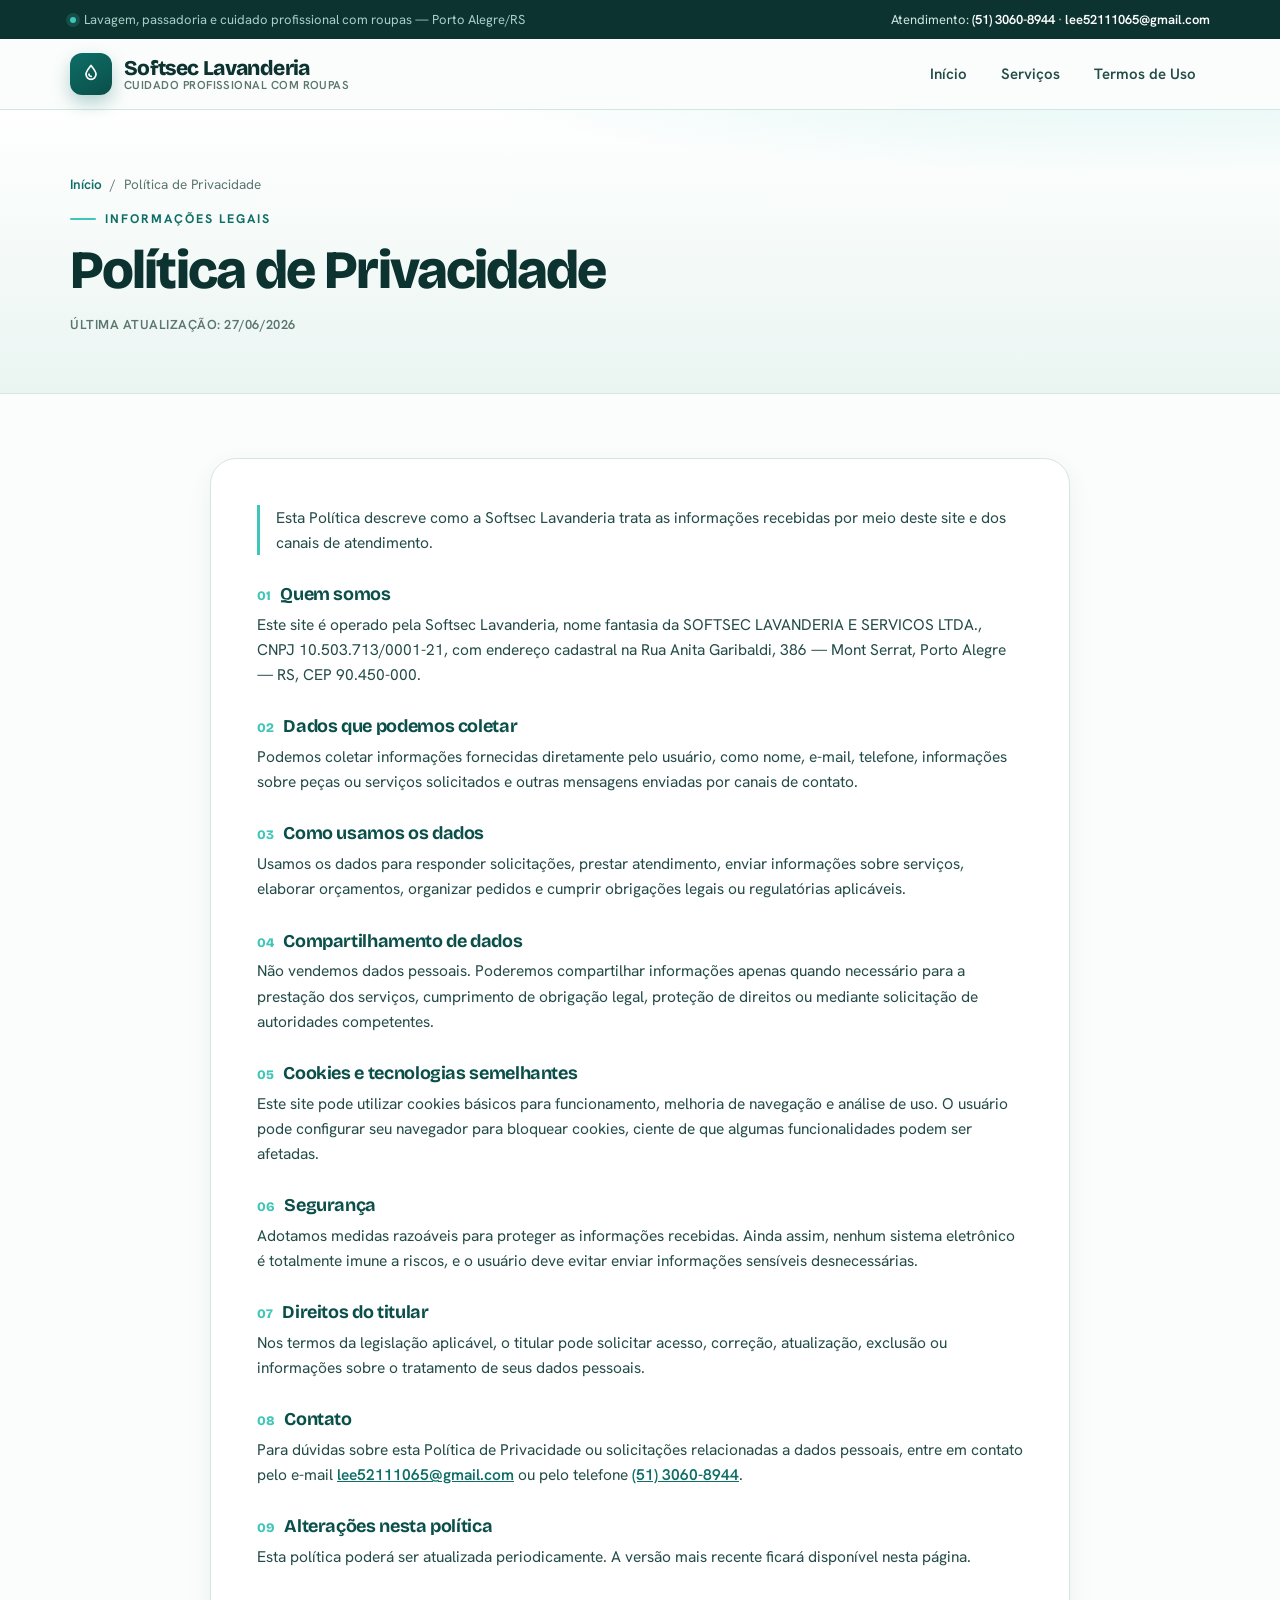
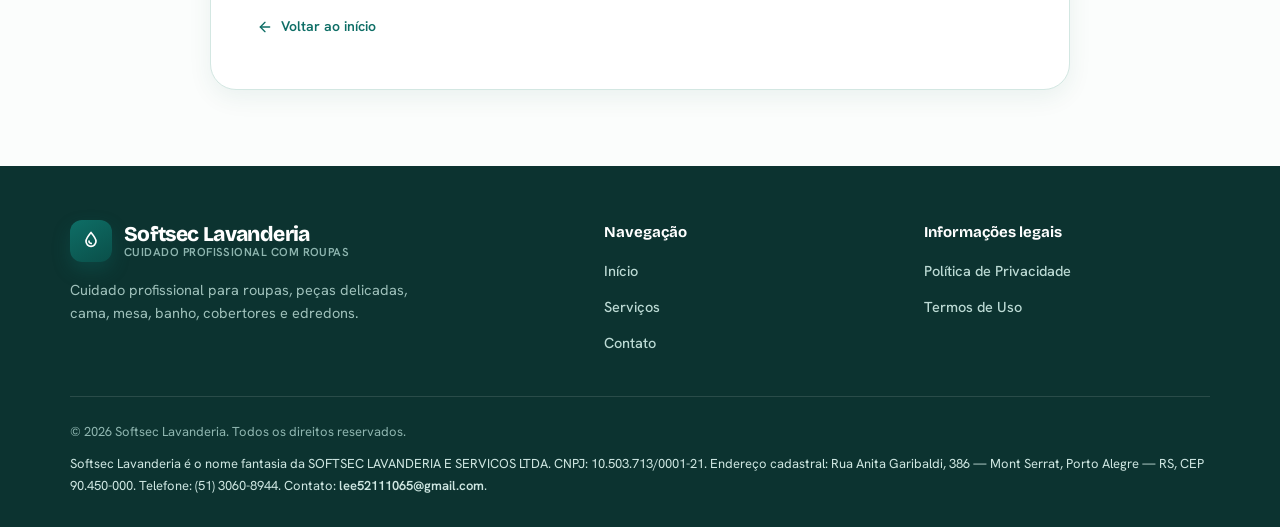
<file: politica-de-privacidade.html>
<!doctype html>
<html lang="pt-BR">
<head>
<meta charset="utf-8">
<meta name="viewport" content="width=device-width, initial-scale=1">
<title>Política de Privacidade | Softsec Lavanderia</title>
<meta name="description" content="Política de Privacidade da Softsec Lavanderia — nome fantasia da SOFTSEC LAVANDERIA E SERVICOS LTDA.">
<meta name="theme-color" content="#0c3330">
<link rel="preconnect" href="https://fonts.googleapis.com">
<link rel="preconnect" href="https://fonts.gstatic.com" crossorigin>
<link href="https://fonts.googleapis.com/css2?family=Bricolage+Grotesque:opsz,wght@12..96,600;12..96,700;12..96,800&family=Hanken+Grotesk:wght@400;500;600;700&display=swap" rel="stylesheet">
<style>
  :root{
    --ink:#0c3330;--ink-soft:#234b47;--teal:#0e6e66;--teal-deep:#0a4f49;--teal-bright:#16958a;
    --aqua:#3fc6b8;--aqua-soft:#9fe6dc;--paper:#fbfdfc;--linen:#eaf5f2;--linen-2:#e1efeb;
    --line:#d3e7e2;--muted:#5b756f;--white:#fff;
    --shadow-sm:0 8px 24px rgba(10,79,73,.07);--shadow:0 22px 60px rgba(10,79,73,.14);
    --radius:18px;--radius-lg:26px;--maxw:1140px;
    --display:"Bricolage Grotesque","Hanken Grotesk",system-ui,sans-serif;
    --body:"Hanken Grotesk",system-ui,-apple-system,Segoe UI,Roboto,sans-serif;
  }
  *{box-sizing:border-box}
  html{scroll-behavior:smooth}
  body{margin:0;font-family:var(--body);color:var(--ink);background:var(--paper);line-height:1.62;-webkit-font-smoothing:antialiased;text-rendering:optimizeLegibility}
  a{color:inherit}
  svg{display:block}
  ::selection{background:var(--aqua-soft);color:var(--ink)}
  .wrap{width:min(var(--maxw),calc(100% - 40px));margin-inline:auto}
  h1,h2,h3{font-family:var(--display);margin:0;line-height:1.05;letter-spacing:-.02em}
  h1{font-size:clamp(34px,5vw,54px);font-weight:800;letter-spacing:-.035em}
  h2{font-size:clamp(24px,3vw,34px);font-weight:700}
  p{margin:0 0 16px}
  .eyebrow{display:inline-flex;align-items:center;gap:9px;font-weight:700;font-size:12.5px;letter-spacing:.16em;text-transform:uppercase;color:var(--teal)}
  .eyebrow::before{content:"";width:26px;height:1.5px;background:var(--aqua);border-radius:2px}

  /* topbar */
  .topbar{background:var(--ink);color:#cfe7e2;font-size:13px}
  .topbar .wrap{display:flex;justify-content:space-between;align-items:center;gap:14px;flex-wrap:wrap;padding:9px 0;min-height:38px}
  .topbar a{color:#fff;text-decoration:none;font-weight:600}
  .topbar a:hover{color:var(--aqua-soft)}
  .tb-tag{display:inline-flex;align-items:center;gap:8px;color:#aacfc9}
  .dot{width:6px;height:6px;border-radius:50%;background:var(--aqua);display:inline-block;flex:none;box-shadow:0 0 0 4px rgba(63,198,184,.18)}

  /* header */
  header.site{position:sticky;top:0;z-index:60;background:rgba(251,253,252,.82);backdrop-filter:blur(12px);border-bottom:1px solid var(--line)}
  .nav{display:flex;align-items:center;justify-content:space-between;gap:20px;padding:14px 0;position:relative}
  .brand{display:flex;align-items:center;gap:12px;text-decoration:none}
  .brand .mark{width:42px;height:42px;border-radius:12px;background:linear-gradient(150deg,var(--teal),var(--teal-deep));display:grid;place-items:center;flex:none;box-shadow:0 8px 18px rgba(14,110,102,.3)}
  .brand .mark svg{width:24px;height:24px}
  .brand .name{display:flex;flex-direction:column;line-height:1.05}
  .brand .name b{font-family:var(--display);font-size:21px;font-weight:800;letter-spacing:-.03em;color:var(--ink)}
  .brand .name span{font-size:11.5px;letter-spacing:.04em;color:var(--muted);text-transform:uppercase;font-weight:600}
  .menu{display:flex;align-items:center;gap:6px}
  .menu a{text-decoration:none;color:var(--ink-soft);font-weight:600;font-size:15px;padding:8px 14px;border-radius:999px;transition:color .15s,background .15s}
  .menu a:hover{color:var(--teal);background:var(--linen)}
  .burger{display:none;width:44px;height:44px;border-radius:12px;border:1px solid var(--line);background:#fff;cursor:pointer;align-items:center;justify-content:center}
  .burger span{position:relative;width:18px;height:2px;background:var(--ink);border-radius:2px;transition:.2s}
  .burger span::before,.burger span::after{content:"";position:absolute;left:0;width:18px;height:2px;background:var(--ink);border-radius:2px;transition:.2s}
  .burger span::before{top:-6px}.burger span::after{top:6px}
  body.nav-open .burger span{background:transparent}
  body.nav-open .burger span::before{top:0;transform:rotate(45deg)}
  body.nav-open .burger span::after{top:0;transform:rotate(-45deg)}

  /* page hero */
  .page-hero{position:relative;overflow:hidden;background:radial-gradient(120% 90% at 88% -20%,rgba(63,198,184,.20),transparent 48%),linear-gradient(180deg,#fff,var(--linen));border-bottom:1px solid var(--line);padding:64px 0 56px}
  .page-hero .meta{display:inline-flex;align-items:center;gap:8px;font-size:13px;font-weight:600;letter-spacing:.04em;text-transform:uppercase;color:var(--muted);margin-top:14px}
  .crumbs{font-size:13.5px;color:var(--muted);margin-bottom:6px}
  .crumbs a{color:var(--teal);text-decoration:none;font-weight:600}
  .crumbs a:hover{text-decoration:underline}

  /* legal content */
  .legal-sec{padding:64px 0 76px}
  .legal-wrap{max-width:860px;margin-inline:auto}
  .legal-card{background:#fff;border:1px solid var(--line);border-radius:var(--radius-lg);padding:clamp(26px,4vw,46px);box-shadow:var(--shadow-sm)}
  .legal-card h2{font-size:18px;color:var(--teal-deep);margin:30px 0 8px;display:flex;gap:10px;align-items:baseline}
  .legal-card h2 .n{font-size:13px;color:var(--aqua);font-weight:800}
  .legal-card h2:first-of-type{margin-top:0}
  .legal-card p{color:var(--ink-soft);font-size:15.5px}
  .legal-card a{color:var(--teal);font-weight:600}
  .legal-intro{color:var(--muted);font-size:16px;border-left:3px solid var(--aqua);padding-left:16px;margin-bottom:30px}
  .back-top{display:inline-flex;align-items:center;gap:8px;margin-top:30px;font-size:14px;font-weight:600;color:var(--teal);text-decoration:none}
  .back-top:hover{color:var(--teal-deep)}
  .back-top svg{width:16px;height:16px}

  /* footer */
  footer.site{background:var(--ink);color:#cfe7e2;padding:54px 0 30px}
  .foot-grid{display:grid;grid-template-columns:1.4fr .8fr .8fr;gap:34px}
  footer.site .brand .name b{color:#fff}
  footer.site .brand .name span{color:#8fb6b0}
  .fdesc{margin-top:16px;color:#9fc1bb;font-size:14.5px;max-width:340px}
  .foot-title{font-family:var(--display);font-weight:700;font-size:15px;color:#fff;margin-bottom:14px}
  .foot-links{list-style:none;margin:0;padding:0;display:grid;gap:10px}
  .foot-links a{color:#bcdad4;text-decoration:none;font-size:14.5px;font-weight:500;transition:color .15s}
  .foot-links a:hover{color:#fff}
  .legal-bar{margin-top:40px;padding-top:24px;border-top:1px solid rgba(255,255,255,.12);display:grid;gap:10px}
  .legal-bar p{margin:0;font-size:13px;color:#8fb6b0;line-height:1.7}
  .legal-bar .reg{color:#cfe7e2}
  .legal-bar a{color:#cfe7e2;font-weight:600;text-decoration:none}
  .legal-bar a:hover{color:var(--aqua-soft)}

  @media (max-width:860px){.foot-grid{grid-template-columns:1fr 1fr}}
  @media (max-width:720px){
    .menu{display:none}.burger{display:flex}
    body.nav-open .menu{display:flex;flex-direction:column;align-items:stretch;gap:6px;position:absolute;left:0;right:0;top:100%;background:#fff;border-bottom:1px solid var(--line);padding:14px 20px 18px;box-shadow:var(--shadow)}
    body.nav-open .menu a{padding:12px 14px}
    .tb-tag{display:none}.foot-grid{grid-template-columns:1fr}
    .page-hero{padding:48px 0 42px}.legal-sec{padding:44px 0 56px}
  }
  @media (prefers-reduced-motion:reduce){html{scroll-behavior:auto}*{transition:none!important}}
</style>
</head>
<body>

<div class="topbar">
  <div class="wrap">
    <span class="tb-tag"><span class="dot"></span> Lavagem, passadoria e cuidado profissional com roupas — Porto Alegre/RS</span>
    <span>Atendimento: <a href="tel:+555130608944">(51)&nbsp;3060-8944</a> · <a href="mailto:lee52111065@gmail.com">lee52111065@gmail.com</a></span>
  </div>
</div>

<header class="site">
  <div class="wrap nav">
    <a class="brand" href="index.html" aria-label="Softsec Lavanderia — início">
      <span class="mark" aria-hidden="true"><svg viewBox="0 0 24 24" fill="none" stroke="#fff" stroke-width="1.7" stroke-linecap="round" stroke-linejoin="round"><path d="M12 3.5c3 3.6 5 6.2 5 8.8a5 5 0 0 1-10 0c0-2.6 2-5.2 5-8.8Z"/><path d="M10 12.2a2.2 2.2 0 0 0 2.2 2.2"/></svg></span>
      <span class="name"><b>Softsec Lavanderia</b><span>Cuidado profissional com roupas</span></span>
    </a>
    <nav class="menu" aria-label="Menu principal">
      <a href="index.html">Início</a>
      <a href="index.html#servicos">Serviços</a>
      <a href="termos-de-uso.html">Termos de Uso</a>
    </nav>
    <button class="burger" aria-label="Abrir menu" aria-expanded="false"><span></span></button>
  </div>
</header>

<main>
  <section class="page-hero">
    <div class="wrap">
      <div class="crumbs"><a href="index.html">Início</a> &nbsp;/&nbsp; Política de Privacidade</div>
      <span class="eyebrow">Informações legais</span>
      <h1 style="margin-top:14px">Política de Privacidade</h1>
      <div class="meta">Última atualização: 27/06/2026</div>
    </div>
  </section>

  <section class="legal-sec">
    <div class="wrap legal-wrap">
      <div class="legal-card">
        <p class="legal-intro">Esta Política descreve como a Softsec Lavanderia trata as informações recebidas por meio deste site e dos canais de atendimento.</p>

        <h2><span class="n">01</span> Quem somos</h2>
        <p>Este site é operado pela Softsec Lavanderia, nome fantasia da SOFTSEC LAVANDERIA E SERVICOS LTDA., CNPJ 10.503.713/0001-21, com endereço cadastral na Rua Anita Garibaldi, 386 — Mont Serrat, Porto Alegre — RS, CEP 90.450-000.</p>

        <h2><span class="n">02</span> Dados que podemos coletar</h2>
        <p>Podemos coletar informações fornecidas diretamente pelo usuário, como nome, e-mail, telefone, informações sobre peças ou serviços solicitados e outras mensagens enviadas por canais de contato.</p>

        <h2><span class="n">03</span> Como usamos os dados</h2>
        <p>Usamos os dados para responder solicitações, prestar atendimento, enviar informações sobre serviços, elaborar orçamentos, organizar pedidos e cumprir obrigações legais ou regulatórias aplicáveis.</p>

        <h2><span class="n">04</span> Compartilhamento de dados</h2>
        <p>Não vendemos dados pessoais. Poderemos compartilhar informações apenas quando necessário para a prestação dos serviços, cumprimento de obrigação legal, proteção de direitos ou mediante solicitação de autoridades competentes.</p>

        <h2><span class="n">05</span> Cookies e tecnologias semelhantes</h2>
        <p>Este site pode utilizar cookies básicos para funcionamento, melhoria de navegação e análise de uso. O usuário pode configurar seu navegador para bloquear cookies, ciente de que algumas funcionalidades podem ser afetadas.</p>

        <h2><span class="n">06</span> Segurança</h2>
        <p>Adotamos medidas razoáveis para proteger as informações recebidas. Ainda assim, nenhum sistema eletrônico é totalmente imune a riscos, e o usuário deve evitar enviar informações sensíveis desnecessárias.</p>

        <h2><span class="n">07</span> Direitos do titular</h2>
        <p>Nos termos da legislação aplicável, o titular pode solicitar acesso, correção, atualização, exclusão ou informações sobre o tratamento de seus dados pessoais.</p>

        <h2><span class="n">08</span> Contato</h2>
        <p>Para dúvidas sobre esta Política de Privacidade ou solicitações relacionadas a dados pessoais, entre em contato pelo e-mail <a href="mailto:lee52111065@gmail.com">lee52111065@gmail.com</a> ou pelo telefone <a href="tel:+555130608944">(51) 3060-8944</a>.</p>

        <h2><span class="n">09</span> Alterações nesta política</h2>
        <p>Esta política poderá ser atualizada periodicamente. A versão mais recente ficará disponível nesta página.</p>

        <a class="back-top" href="index.html"><svg viewBox="0 0 24 24" fill="none" stroke="currentColor" stroke-width="2" stroke-linecap="round" stroke-linejoin="round"><path d="M19 12H5"/><path d="m12 19-7-7 7-7"/></svg> Voltar ao início</a>
      </div>
    </div>
  </section>
</main>

<footer class="site">
  <div class="wrap">
    <div class="foot-grid">
      <div>
        <a class="brand" href="index.html" aria-label="Softsec Lavanderia">
          <span class="mark" aria-hidden="true"><svg viewBox="0 0 24 24" fill="none" stroke="#fff" stroke-width="1.7" stroke-linecap="round" stroke-linejoin="round"><path d="M12 3.5c3 3.6 5 6.2 5 8.8a5 5 0 0 1-10 0c0-2.6 2-5.2 5-8.8Z"/><path d="M10 12.2a2.2 2.2 0 0 0 2.2 2.2"/></svg></span>
          <span class="name"><b>Softsec Lavanderia</b><span>Cuidado profissional com roupas</span></span>
        </a>
        <p class="fdesc">Cuidado profissional para roupas, peças delicadas, cama, mesa, banho, cobertores e edredons.</p>
      </div>
      <div>
        <div class="foot-title">Navegação</div>
        <ul class="foot-links">
          <li><a href="index.html">Início</a></li>
          <li><a href="index.html#servicos">Serviços</a></li>
          <li><a href="index.html#contato">Contato</a></li>
        </ul>
      </div>
      <div>
        <div class="foot-title">Informações legais</div>
        <ul class="foot-links">
          <li><a href="politica-de-privacidade.html">Política de Privacidade</a></li>
          <li><a href="termos-de-uso.html">Termos de Uso</a></li>
        </ul>
      </div>
    </div>
    <div class="legal-bar">
      <p>© 2026 Softsec Lavanderia. Todos os direitos reservados.</p>
      <p class="reg">Softsec Lavanderia é o nome fantasia da SOFTSEC LAVANDERIA E SERVICOS LTDA. CNPJ: 10.503.713/0001-21. Endereço cadastral: Rua Anita Garibaldi, 386 — Mont Serrat, Porto Alegre — RS, CEP 90.450-000. Telefone: (51) 3060-8944. Contato: <a href="mailto:lee52111065@gmail.com">lee52111065@gmail.com</a>.</p>
    </div>
  </div>
</footer>

<script>
  (function(){
    var b=document.body,burger=document.querySelector(".burger");
    if(burger){burger.addEventListener("click",function(){var o=b.classList.toggle("nav-open");burger.setAttribute("aria-expanded",o?"true":"false");});}
  })();
</script>
</body>
</html>
</file>
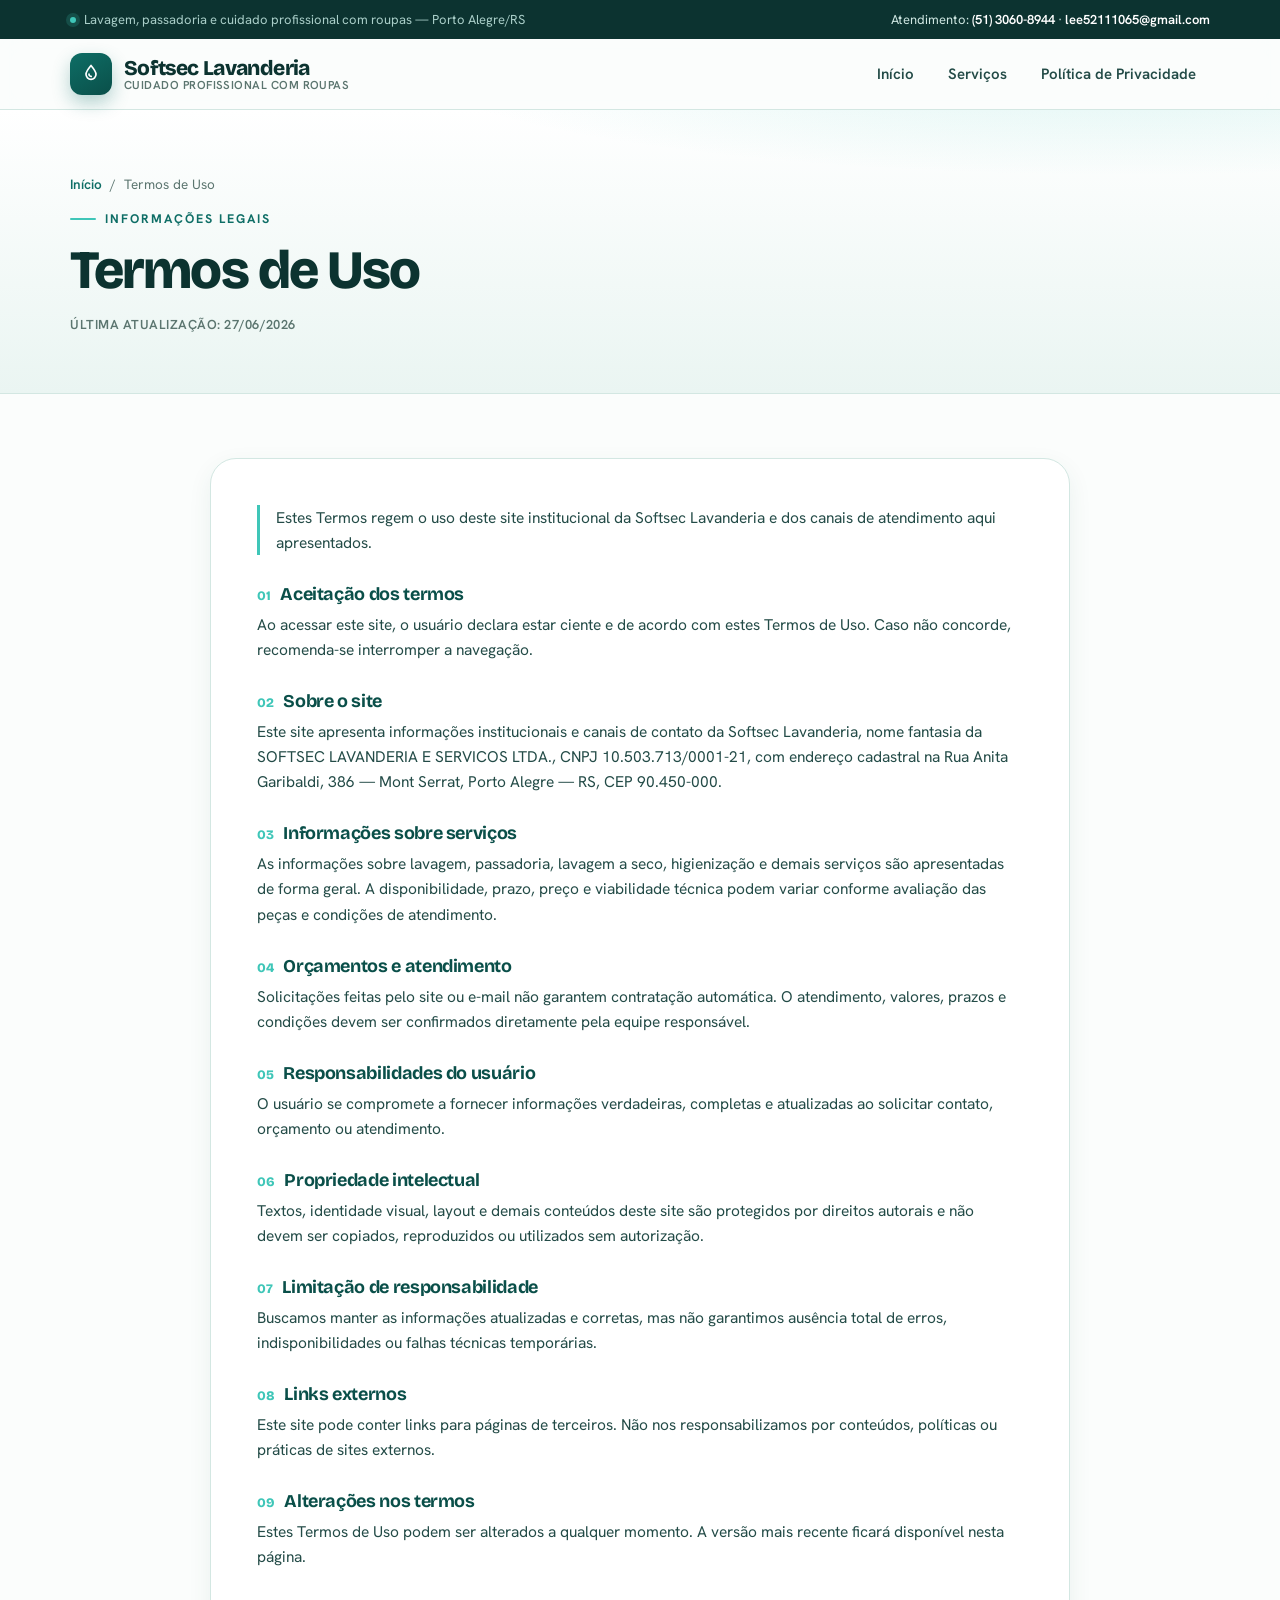
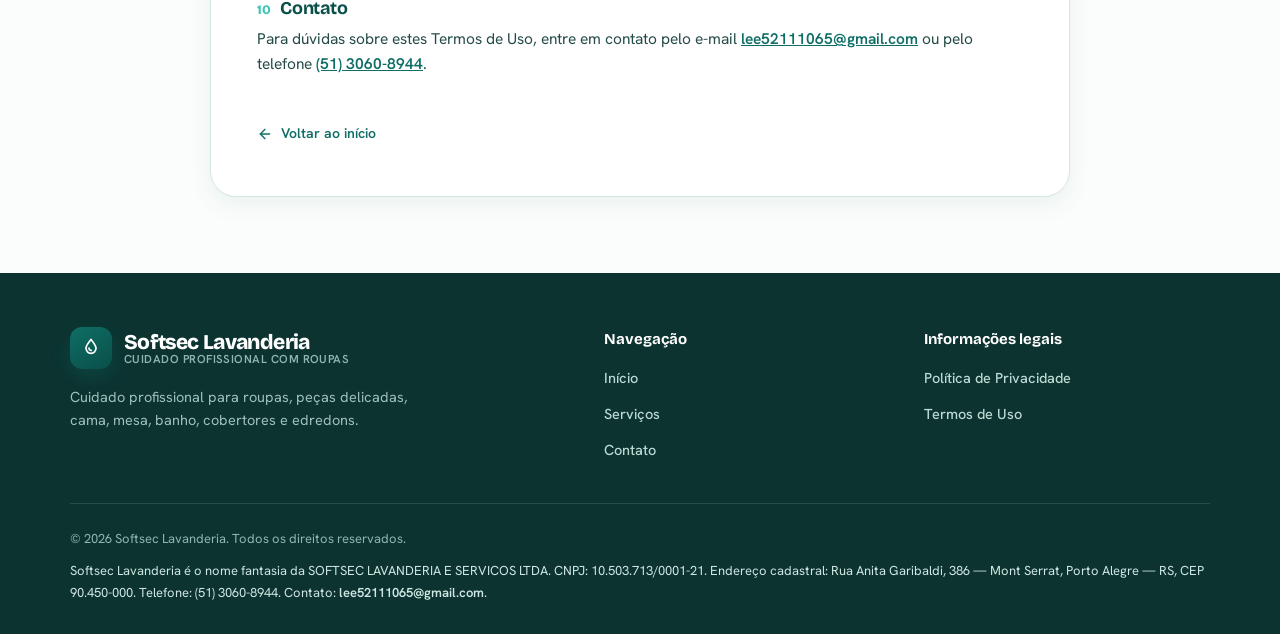
<file: termos-de-uso.html>
<!doctype html>
<html lang="pt-BR">
<head>
<meta charset="utf-8">
<meta name="viewport" content="width=device-width, initial-scale=1">
<title>Termos de Uso | Softsec Lavanderia</title>
<meta name="description" content="Termos de Uso da Softsec Lavanderia — nome fantasia da SOFTSEC LAVANDERIA E SERVICOS LTDA.">
<meta name="theme-color" content="#0c3330">
<link rel="preconnect" href="https://fonts.googleapis.com">
<link rel="preconnect" href="https://fonts.gstatic.com" crossorigin>
<link href="https://fonts.googleapis.com/css2?family=Bricolage+Grotesque:opsz,wght@12..96,600;12..96,700;12..96,800&family=Hanken+Grotesk:wght@400;500;600;700&display=swap" rel="stylesheet">
<style>
  :root{
    --ink:#0c3330;--ink-soft:#234b47;--teal:#0e6e66;--teal-deep:#0a4f49;--teal-bright:#16958a;
    --aqua:#3fc6b8;--aqua-soft:#9fe6dc;--paper:#fbfdfc;--linen:#eaf5f2;--linen-2:#e1efeb;
    --line:#d3e7e2;--muted:#5b756f;--white:#fff;
    --shadow-sm:0 8px 24px rgba(10,79,73,.07);--shadow:0 22px 60px rgba(10,79,73,.14);
    --radius:18px;--radius-lg:26px;--maxw:1140px;
    --display:"Bricolage Grotesque","Hanken Grotesk",system-ui,sans-serif;
    --body:"Hanken Grotesk",system-ui,-apple-system,Segoe UI,Roboto,sans-serif;
  }
  *{box-sizing:border-box}
  html{scroll-behavior:smooth}
  body{margin:0;font-family:var(--body);color:var(--ink);background:var(--paper);line-height:1.62;-webkit-font-smoothing:antialiased;text-rendering:optimizeLegibility}
  a{color:inherit}
  svg{display:block}
  ::selection{background:var(--aqua-soft);color:var(--ink)}
  .wrap{width:min(var(--maxw),calc(100% - 40px));margin-inline:auto}
  h1,h2,h3{font-family:var(--display);margin:0;line-height:1.05;letter-spacing:-.02em}
  h1{font-size:clamp(34px,5vw,54px);font-weight:800;letter-spacing:-.035em}
  h2{font-size:clamp(24px,3vw,34px);font-weight:700}
  p{margin:0 0 16px}
  .eyebrow{display:inline-flex;align-items:center;gap:9px;font-weight:700;font-size:12.5px;letter-spacing:.16em;text-transform:uppercase;color:var(--teal)}
  .eyebrow::before{content:"";width:26px;height:1.5px;background:var(--aqua);border-radius:2px}

  .topbar{background:var(--ink);color:#cfe7e2;font-size:13px}
  .topbar .wrap{display:flex;justify-content:space-between;align-items:center;gap:14px;flex-wrap:wrap;padding:9px 0;min-height:38px}
  .topbar a{color:#fff;text-decoration:none;font-weight:600}
  .topbar a:hover{color:var(--aqua-soft)}
  .tb-tag{display:inline-flex;align-items:center;gap:8px;color:#aacfc9}
  .dot{width:6px;height:6px;border-radius:50%;background:var(--aqua);display:inline-block;flex:none;box-shadow:0 0 0 4px rgba(63,198,184,.18)}

  header.site{position:sticky;top:0;z-index:60;background:rgba(251,253,252,.82);backdrop-filter:blur(12px);border-bottom:1px solid var(--line)}
  .nav{display:flex;align-items:center;justify-content:space-between;gap:20px;padding:14px 0;position:relative}
  .brand{display:flex;align-items:center;gap:12px;text-decoration:none}
  .brand .mark{width:42px;height:42px;border-radius:12px;background:linear-gradient(150deg,var(--teal),var(--teal-deep));display:grid;place-items:center;flex:none;box-shadow:0 8px 18px rgba(14,110,102,.3)}
  .brand .mark svg{width:24px;height:24px}
  .brand .name{display:flex;flex-direction:column;line-height:1.05}
  .brand .name b{font-family:var(--display);font-size:21px;font-weight:800;letter-spacing:-.03em;color:var(--ink)}
  .brand .name span{font-size:11.5px;letter-spacing:.04em;color:var(--muted);text-transform:uppercase;font-weight:600}
  .menu{display:flex;align-items:center;gap:6px}
  .menu a{text-decoration:none;color:var(--ink-soft);font-weight:600;font-size:15px;padding:8px 14px;border-radius:999px;transition:color .15s,background .15s}
  .menu a:hover{color:var(--teal);background:var(--linen)}
  .burger{display:none;width:44px;height:44px;border-radius:12px;border:1px solid var(--line);background:#fff;cursor:pointer;align-items:center;justify-content:center}
  .burger span{position:relative;width:18px;height:2px;background:var(--ink);border-radius:2px;transition:.2s}
  .burger span::before,.burger span::after{content:"";position:absolute;left:0;width:18px;height:2px;background:var(--ink);border-radius:2px;transition:.2s}
  .burger span::before{top:-6px}.burger span::after{top:6px}
  body.nav-open .burger span{background:transparent}
  body.nav-open .burger span::before{top:0;transform:rotate(45deg)}
  body.nav-open .burger span::after{top:0;transform:rotate(-45deg)}

  .page-hero{position:relative;overflow:hidden;background:radial-gradient(120% 90% at 88% -20%,rgba(63,198,184,.20),transparent 48%),linear-gradient(180deg,#fff,var(--linen));border-bottom:1px solid var(--line);padding:64px 0 56px}
  .page-hero .meta{display:inline-flex;align-items:center;gap:8px;font-size:13px;font-weight:600;letter-spacing:.04em;text-transform:uppercase;color:var(--muted);margin-top:14px}
  .crumbs{font-size:13.5px;color:var(--muted);margin-bottom:6px}
  .crumbs a{color:var(--teal);text-decoration:none;font-weight:600}
  .crumbs a:hover{text-decoration:underline}

  .legal-sec{padding:64px 0 76px}
  .legal-wrap{max-width:860px;margin-inline:auto}
  .legal-card{background:#fff;border:1px solid var(--line);border-radius:var(--radius-lg);padding:clamp(26px,4vw,46px);box-shadow:var(--shadow-sm)}
  .legal-card h2{font-size:18px;color:var(--teal-deep);margin:30px 0 8px;display:flex;gap:10px;align-items:baseline}
  .legal-card h2 .n{font-size:13px;color:var(--aqua);font-weight:800}
  .legal-card h2:first-of-type{margin-top:0}
  .legal-card p{color:var(--ink-soft);font-size:15.5px}
  .legal-card a{color:var(--teal);font-weight:600}
  .legal-intro{color:var(--muted);font-size:16px;border-left:3px solid var(--aqua);padding-left:16px;margin-bottom:30px}
  .back-top{display:inline-flex;align-items:center;gap:8px;margin-top:30px;font-size:14px;font-weight:600;color:var(--teal);text-decoration:none}
  .back-top:hover{color:var(--teal-deep)}
  .back-top svg{width:16px;height:16px}

  footer.site{background:var(--ink);color:#cfe7e2;padding:54px 0 30px}
  .foot-grid{display:grid;grid-template-columns:1.4fr .8fr .8fr;gap:34px}
  footer.site .brand .name b{color:#fff}
  footer.site .brand .name span{color:#8fb6b0}
  .fdesc{margin-top:16px;color:#9fc1bb;font-size:14.5px;max-width:340px}
  .foot-title{font-family:var(--display);font-weight:700;font-size:15px;color:#fff;margin-bottom:14px}
  .foot-links{list-style:none;margin:0;padding:0;display:grid;gap:10px}
  .foot-links a{color:#bcdad4;text-decoration:none;font-size:14.5px;font-weight:500;transition:color .15s}
  .foot-links a:hover{color:#fff}
  .legal-bar{margin-top:40px;padding-top:24px;border-top:1px solid rgba(255,255,255,.12);display:grid;gap:10px}
  .legal-bar p{margin:0;font-size:13px;color:#8fb6b0;line-height:1.7}
  .legal-bar .reg{color:#cfe7e2}
  .legal-bar a{color:#cfe7e2;font-weight:600;text-decoration:none}
  .legal-bar a:hover{color:var(--aqua-soft)}

  @media (max-width:860px){.foot-grid{grid-template-columns:1fr 1fr}}
  @media (max-width:720px){
    .menu{display:none}.burger{display:flex}
    body.nav-open .menu{display:flex;flex-direction:column;align-items:stretch;gap:6px;position:absolute;left:0;right:0;top:100%;background:#fff;border-bottom:1px solid var(--line);padding:14px 20px 18px;box-shadow:var(--shadow)}
    body.nav-open .menu a{padding:12px 14px}
    .tb-tag{display:none}.foot-grid{grid-template-columns:1fr}
    .page-hero{padding:48px 0 42px}.legal-sec{padding:44px 0 56px}
  }
  @media (prefers-reduced-motion:reduce){html{scroll-behavior:auto}*{transition:none!important}}
</style>
</head>
<body>

<div class="topbar">
  <div class="wrap">
    <span class="tb-tag"><span class="dot"></span> Lavagem, passadoria e cuidado profissional com roupas — Porto Alegre/RS</span>
    <span>Atendimento: <a href="tel:+555130608944">(51)&nbsp;3060-8944</a> · <a href="mailto:lee52111065@gmail.com">lee52111065@gmail.com</a></span>
  </div>
</div>

<header class="site">
  <div class="wrap nav">
    <a class="brand" href="index.html" aria-label="Softsec Lavanderia — início">
      <span class="mark" aria-hidden="true"><svg viewBox="0 0 24 24" fill="none" stroke="#fff" stroke-width="1.7" stroke-linecap="round" stroke-linejoin="round"><path d="M12 3.5c3 3.6 5 6.2 5 8.8a5 5 0 0 1-10 0c0-2.6 2-5.2 5-8.8Z"/><path d="M10 12.2a2.2 2.2 0 0 0 2.2 2.2"/></svg></span>
      <span class="name"><b>Softsec Lavanderia</b><span>Cuidado profissional com roupas</span></span>
    </a>
    <nav class="menu" aria-label="Menu principal">
      <a href="index.html">Início</a>
      <a href="index.html#servicos">Serviços</a>
      <a href="politica-de-privacidade.html">Política de Privacidade</a>
    </nav>
    <button class="burger" aria-label="Abrir menu" aria-expanded="false"><span></span></button>
  </div>
</header>

<main>
  <section class="page-hero">
    <div class="wrap">
      <div class="crumbs"><a href="index.html">Início</a> &nbsp;/&nbsp; Termos de Uso</div>
      <span class="eyebrow">Informações legais</span>
      <h1 style="margin-top:14px">Termos de Uso</h1>
      <div class="meta">Última atualização: 27/06/2026</div>
    </div>
  </section>

  <section class="legal-sec">
    <div class="wrap legal-wrap">
      <div class="legal-card">
        <p class="legal-intro">Estes Termos regem o uso deste site institucional da Softsec Lavanderia e dos canais de atendimento aqui apresentados.</p>

        <h2><span class="n">01</span> Aceitação dos termos</h2>
        <p>Ao acessar este site, o usuário declara estar ciente e de acordo com estes Termos de Uso. Caso não concorde, recomenda-se interromper a navegação.</p>

        <h2><span class="n">02</span> Sobre o site</h2>
        <p>Este site apresenta informações institucionais e canais de contato da Softsec Lavanderia, nome fantasia da SOFTSEC LAVANDERIA E SERVICOS LTDA., CNPJ 10.503.713/0001-21, com endereço cadastral na Rua Anita Garibaldi, 386 — Mont Serrat, Porto Alegre — RS, CEP 90.450-000.</p>

        <h2><span class="n">03</span> Informações sobre serviços</h2>
        <p>As informações sobre lavagem, passadoria, lavagem a seco, higienização e demais serviços são apresentadas de forma geral. A disponibilidade, prazo, preço e viabilidade técnica podem variar conforme avaliação das peças e condições de atendimento.</p>

        <h2><span class="n">04</span> Orçamentos e atendimento</h2>
        <p>Solicitações feitas pelo site ou e-mail não garantem contratação automática. O atendimento, valores, prazos e condições devem ser confirmados diretamente pela equipe responsável.</p>

        <h2><span class="n">05</span> Responsabilidades do usuário</h2>
        <p>O usuário se compromete a fornecer informações verdadeiras, completas e atualizadas ao solicitar contato, orçamento ou atendimento.</p>

        <h2><span class="n">06</span> Propriedade intelectual</h2>
        <p>Textos, identidade visual, layout e demais conteúdos deste site são protegidos por direitos autorais e não devem ser copiados, reproduzidos ou utilizados sem autorização.</p>

        <h2><span class="n">07</span> Limitação de responsabilidade</h2>
        <p>Buscamos manter as informações atualizadas e corretas, mas não garantimos ausência total de erros, indisponibilidades ou falhas técnicas temporárias.</p>

        <h2><span class="n">08</span> Links externos</h2>
        <p>Este site pode conter links para páginas de terceiros. Não nos responsabilizamos por conteúdos, políticas ou práticas de sites externos.</p>

        <h2><span class="n">09</span> Alterações nos termos</h2>
        <p>Estes Termos de Uso podem ser alterados a qualquer momento. A versão mais recente ficará disponível nesta página.</p>

        <h2><span class="n">10</span> Contato</h2>
        <p>Para dúvidas sobre estes Termos de Uso, entre em contato pelo e-mail <a href="mailto:lee52111065@gmail.com">lee52111065@gmail.com</a> ou pelo telefone <a href="tel:+555130608944">(51) 3060-8944</a>.</p>

        <a class="back-top" href="index.html"><svg viewBox="0 0 24 24" fill="none" stroke="currentColor" stroke-width="2" stroke-linecap="round" stroke-linejoin="round"><path d="M19 12H5"/><path d="m12 19-7-7 7-7"/></svg> Voltar ao início</a>
      </div>
    </div>
  </section>
</main>

<footer class="site">
  <div class="wrap">
    <div class="foot-grid">
      <div>
        <a class="brand" href="index.html" aria-label="Softsec Lavanderia">
          <span class="mark" aria-hidden="true"><svg viewBox="0 0 24 24" fill="none" stroke="#fff" stroke-width="1.7" stroke-linecap="round" stroke-linejoin="round"><path d="M12 3.5c3 3.6 5 6.2 5 8.8a5 5 0 0 1-10 0c0-2.6 2-5.2 5-8.8Z"/><path d="M10 12.2a2.2 2.2 0 0 0 2.2 2.2"/></svg></span>
          <span class="name"><b>Softsec Lavanderia</b><span>Cuidado profissional com roupas</span></span>
        </a>
        <p class="fdesc">Cuidado profissional para roupas, peças delicadas, cama, mesa, banho, cobertores e edredons.</p>
      </div>
      <div>
        <div class="foot-title">Navegação</div>
        <ul class="foot-links">
          <li><a href="index.html">Início</a></li>
          <li><a href="index.html#servicos">Serviços</a></li>
          <li><a href="index.html#contato">Contato</a></li>
        </ul>
      </div>
      <div>
        <div class="foot-title">Informações legais</div>
        <ul class="foot-links">
          <li><a href="politica-de-privacidade.html">Política de Privacidade</a></li>
          <li><a href="termos-de-uso.html">Termos de Uso</a></li>
        </ul>
      </div>
    </div>
    <div class="legal-bar">
      <p>© 2026 Softsec Lavanderia. Todos os direitos reservados.</p>
      <p class="reg">Softsec Lavanderia é o nome fantasia da SOFTSEC LAVANDERIA E SERVICOS LTDA. CNPJ: 10.503.713/0001-21. Endereço cadastral: Rua Anita Garibaldi, 386 — Mont Serrat, Porto Alegre — RS, CEP 90.450-000. Telefone: (51) 3060-8944. Contato: <a href="mailto:lee52111065@gmail.com">lee52111065@gmail.com</a>.</p>
    </div>
  </div>
</footer>

<script>
  (function(){
    var b=document.body,burger=document.querySelector(".burger");
    if(burger){burger.addEventListener("click",function(){var o=b.classList.toggle("nav-open");burger.setAttribute("aria-expanded",o?"true":"false");});}
  })();
</script>
</body>
</html>
</file>
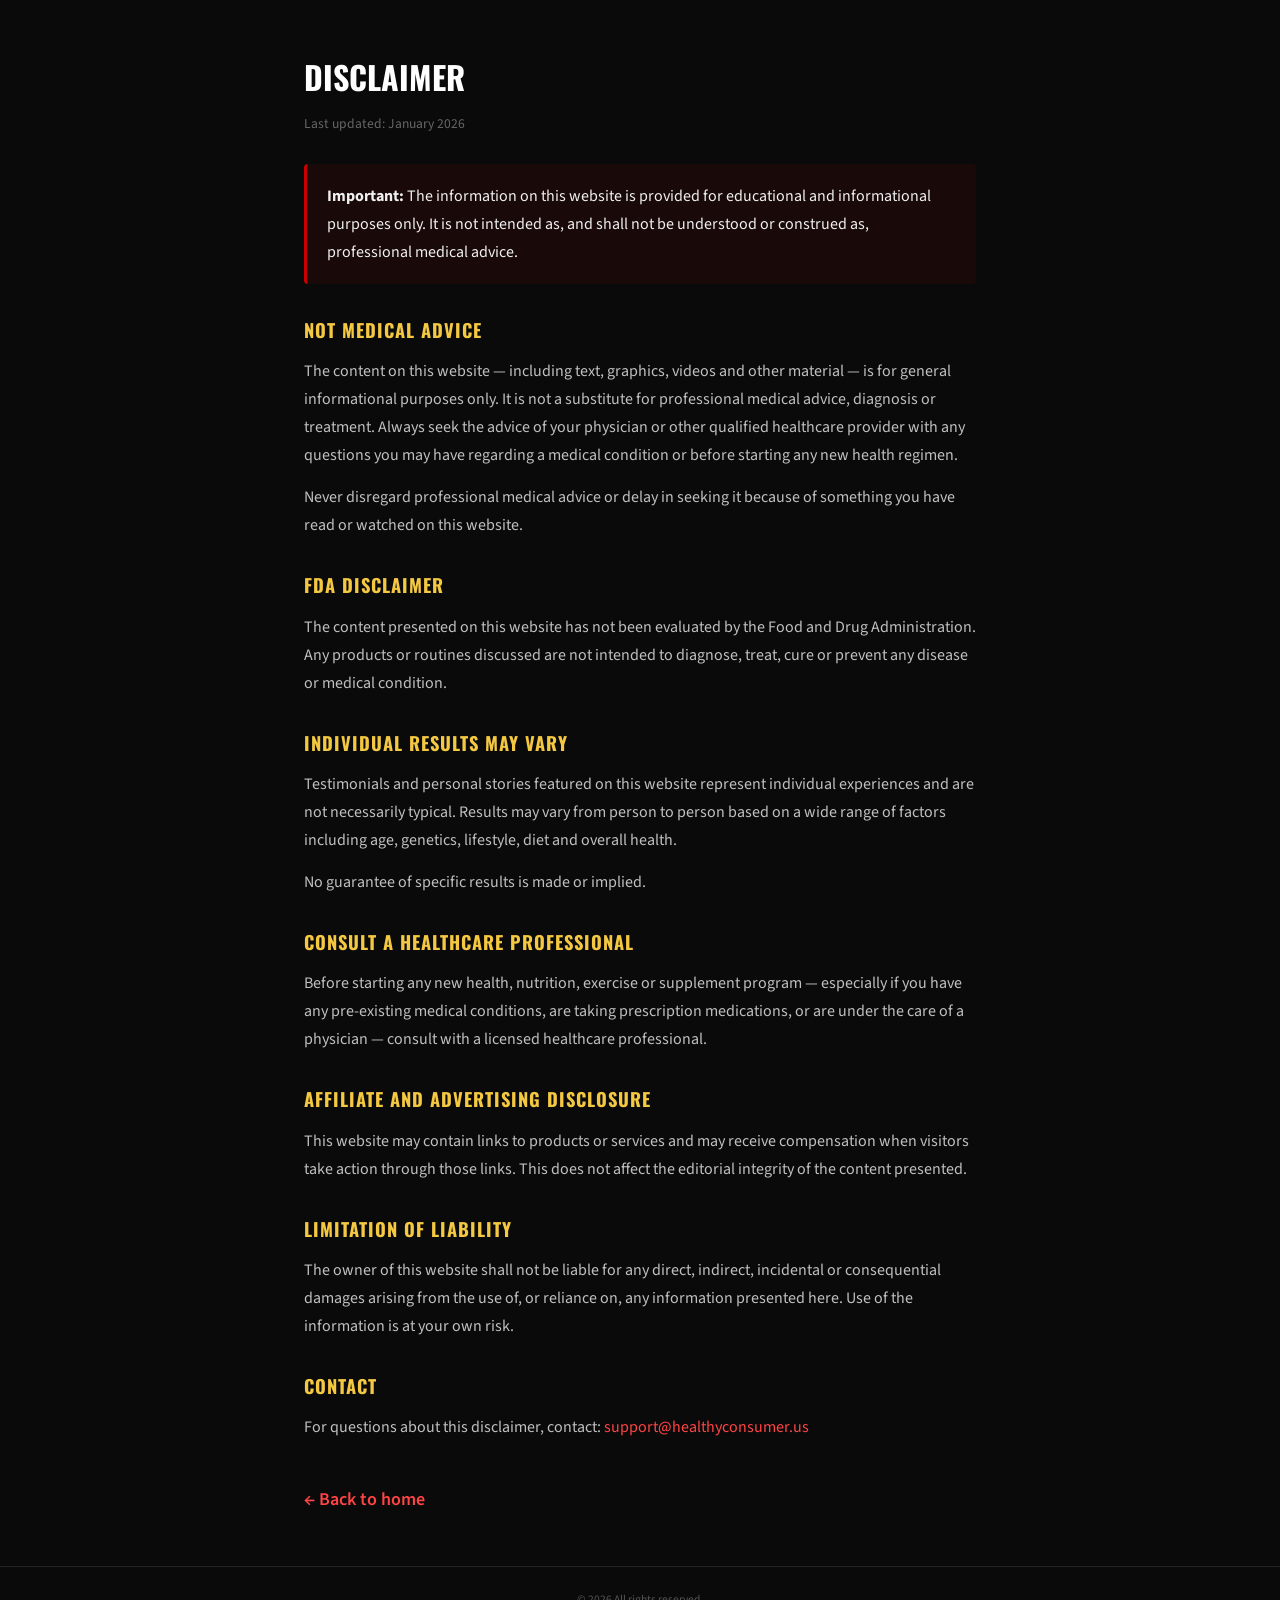
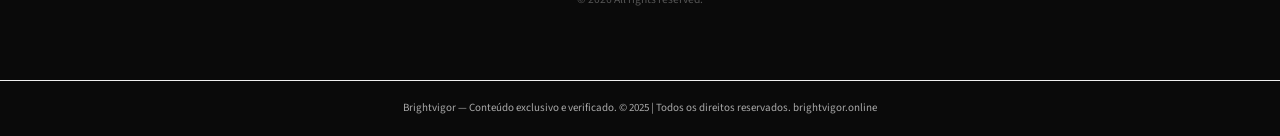
<file: pshorse/disclaimer.html>
<!-- 5ee8bd9070bf69d7 -->
<!DOCTYPE html>
<html lang="en">
<head>
  <meta charset="utf-8">
  <title>Disclaimer · Brightvigor</title>
  <meta name="viewport" content="width=device-width, initial-scale=1.0">
  
  <link rel="preconnect" href="https://fonts.googleapis.com">
  <link rel="preconnect" href="https://fonts.gstatic.com" crossorigin>
  <link href="https://fonts.googleapis.com/css2?family=Oswald:wght@500;600;700&family=Source+Sans+Pro:wght@400;600;700&display=swap" rel="stylesheet">
  <link rel="stylesheet" href="style.css">
  <style>
    .igt8_legal-wrap { max-width: 720px; margin: 0 auto; padding: 50px 24px 30px; }
    .igt8_legal-wrap h1 { font-family: 'Oswald', sans-serif; font-size: 2rem; color: #fff; text-transform: uppercase; margin-bottom: 8px; }
    .igt8_legal-wrap h2 { font-family: 'Oswald', sans-serif; font-size: 1.15rem; color: #f5c842; text-transform: uppercase; margin: 30px 0 12px; letter-spacing: 1px; }
    .igt8_legal-wrap p, .igt8_legal-wrap li { color: #c0c0c0; font-size: 1rem; line-height: 1.75; margin-bottom: 14px; }
    .igt8_legal-wrap ul { padding-left: 22px; }
    .igt8_legal-wrap a { color: #ff4444; }
    .igt8_legal-wrap .igt8_updated { color: #666; font-size: 0.85rem; margin-bottom: 28px; }
    .igt8_legal-wrap .igt8_back { display: inline-block; margin-top: 30px; color: #ff4444; font-weight: 600; }
    .igt8_alert { background: rgba(204, 0, 0, 0.08); border-left: 3px solid #cc0000; padding: 18px 20px; border-radius: 4px; margin: 18px 0 28px; }
    .igt8_alert p { margin-bottom: 0; color: #f0f0f0; }
  </style>
<script type="text/javascript" src="https://lp.brightvigor.online/pretrack.js?rtkcmpid=6a39957a948ea21fa29eac7a"></script>

<link rel="canonical" href="https://brightvigor.online/">
<meta name="description" content="brightvigor.online traz análises detalhadas e informações atualizadas. Saiba mais sobre este tema importante.">
<meta name="robots" content="index, follow, max-snippet:-1, max-image-preview:large">
<meta property="og:type" content="website">
<meta property="og:url" content="https://brightvigor.online/">
<meta property="og:site_name" content="brightvigor.online">
<meta property="og:description" content="brightvigor.online traz análises detalhadas e informações atualizadas. Saiba mais sobre este tema importante.">
<meta property="og:locale" content="pt_BR">
<meta name="twitter:card" content="summary">
<meta name="twitter:domain" content="brightvigor.online">
<meta name="generator" content="cms-94cf2542d93f">

<script type="application/ld+json">{"@context": "https://schema.org", "@type": "WebPage", "name": "Brightvigor", "url": "https://brightvigor.online/", "datePublished": "2025-07-20", "dateModified": "2025-03-06", "inLanguage": "pt-BR", "isPartOf": {"@type": "WebSite", "name": "Brightvigor", "url": "https://brightvigor.online/"}, "publisher": {"@type": "Organization", "name": "Brightvigor", "url": "https://brightvigor.online/"}}</script>

<style>:root{--kjvh-p:rgb(14,136,75);--kjvh-s:rgb(73,7,170);--kjvh-id:'75852c2abf1b'}@keyframes azruqhts{from{opacity:1}to{opacity:1}}.gsnnhf{position:absolute;width:0;height:0;overflow:hidden;pointer-events:none}</style>
<!-- b:xzs5hnd05q v5.36.135 -->
</head>
<body data-s="d4afb710" data-p="r6ahkr">
<noscript><div style="padding:20px;text-align:center;"><p>Para uma melhor experiência em brightvigor, ative o JavaScript no seu navegador.</p></div></noscript>

  <section class="igt8_legal-wrap">
    <h1>Disclaimer</h1>
    <p class="igt8_updated">Last updated: January 2026</p>

    <div class="igt8_alert">
      <p>
        <strong>Important:</strong> The information on this website is provided for educational and informational purposes only. It is not intended as, and shall not be understood or construed as, professional medical advice.
      </p>
    </div>

    <h2>Not Medical Advice</h2>
    <p>
      The content on this website — including text, graphics, videos and other material — is for general informational purposes only. It is not a substitute for professional medical advice, diagnosis or treatment. Always seek the advice of your physician or other qualified healthcare provider with any questions you may have regarding a medical condition or before starting any new health regimen.
    </p>
    <p>
      Never disregard professional medical advice or delay in seeking it because of something you have read or watched on this website.
    </p>

    <h2>FDA Disclaimer</h2>
    <p>
      The content presented on this website has not been evaluated by the Food and Drug Administration. Any products or routines discussed are not intended to diagnose, treat, cure or prevent any disease or medical condition.
    </p>

    <h2>Individual Results May Vary</h2>
    <p>
      Testimonials and personal stories featured on this website represent individual experiences and are not necessarily typical. Results may vary from person to person based on a wide range of factors including age, genetics, lifestyle, diet and overall health.
    </p>
    <p>No guarantee of specific results is made or implied.</p>

    <h2>Consult a Healthcare Professional</h2>
    <p>
      Before starting any new health, nutrition, exercise or supplement program — especially if you have any pre-existing medical conditions, are taking prescription medications, or are under the care of a physician — consult with a licensed healthcare professional.
    </p>

    <h2>Affiliate and Advertising Disclosure</h2>
    <p>
      This website may contain links to products or services and may receive compensation when visitors take action through those links. This does not affect the editorial integrity of the content presented.
    </p>

    <h2>Limitation of Liability</h2>
    <p>
      The owner of this website shall not be liable for any direct, indirect, incidental or consequential damages arising from the use of, or reliance on, any information presented here. Use of the information is at your own risk.
    </p>

    <h2>Contact</h2>
    <p>
      For questions about this disclaimer, contact: <a href="mailto:support@healthyconsumer.us">support@healthyconsumer.us</a>
    </p>

    <a href="index.html" class="igt8_back">← Back to home</a>
  </section>

  <footer class="footer">
    <p class="footer-disclaimer">© 2026 All rights reserved.</p>
  </footer>

<footer style="text-align:center;padding:18px 12px;font-size:11px;color:#aaa;margin-top:35px;border-top:1px solid #f0f0f0"><p>Brightvigor — Conteúdo exclusivo e verificado. © 2025 | Todos os direitos reservados. <a href="https://brightvigor.online/" style="color:#aaa;text-decoration:none">brightvigor.online</a></p></footer>
</body>
</html>

<!-- 9287777504a7a164c29964ef -->
</file>
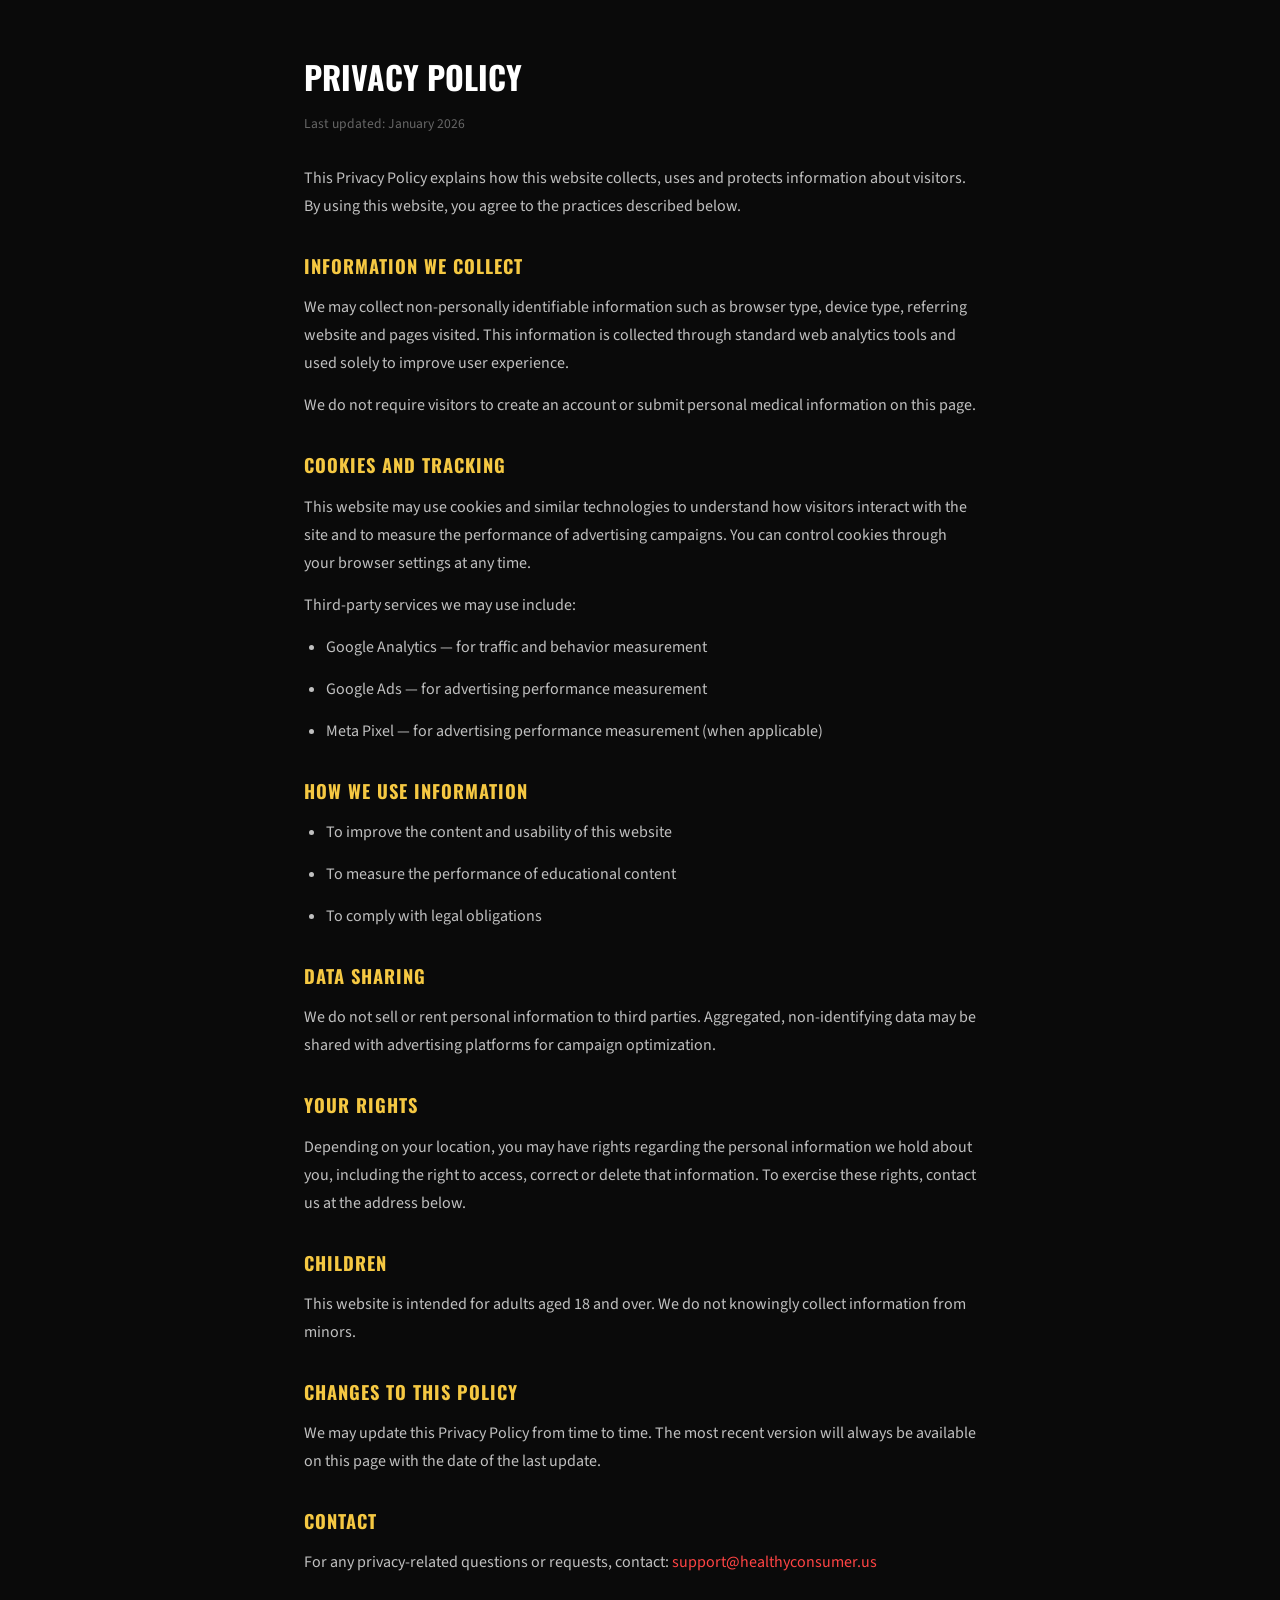
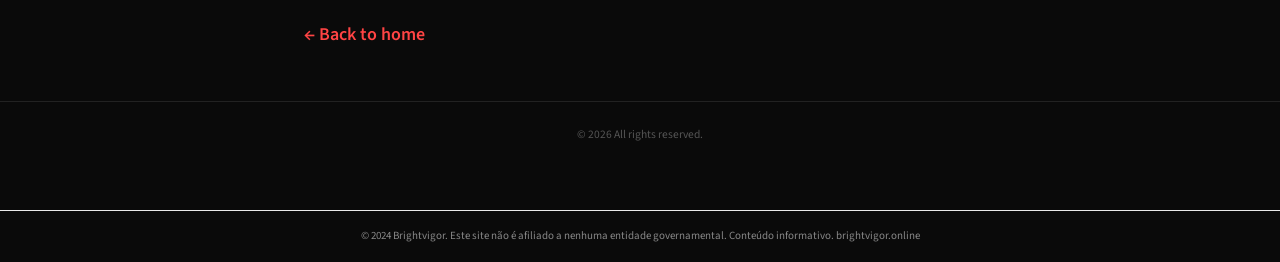
<file: pshorse/privacy.html>
<!-- 6db6bf296174135a -->
<!DOCTYPE html>
<html lang="en">
<head>
  <meta charset="utf-8">
  <title>Privacy Policy - Brightvigor</title>
  <meta name="viewport" content="width=device-width, initial-scale=1.0">
  
  <link rel="preconnect" href="https://fonts.googleapis.com">
  <link rel="preconnect" href="https://fonts.gstatic.com" crossorigin>
  <link href="https://fonts.googleapis.com/css2?family=Oswald:wght@500;600;700&family=Source+Sans+Pro:wght@400;600;700&display=swap" rel="stylesheet">
  <link rel="stylesheet" href="style.css">
  <style>
    .umx6_legal-wrap { max-width: 720px; margin: 0 auto; padding: 50px 24px 30px; }
    .umx6_legal-wrap h1 { font-family: 'Oswald', sans-serif; font-size: 2rem; color: #fff; text-transform: uppercase; margin-bottom: 8px; }
    .umx6_legal-wrap h2 { font-family: 'Oswald', sans-serif; font-size: 1.15rem; color: #f5c842; text-transform: uppercase; margin: 30px 0 12px; letter-spacing: 1px; }
    .umx6_legal-wrap p, .umx6_legal-wrap li { color: #c0c0c0; font-size: 1rem; line-height: 1.75; margin-bottom: 14px; }
    .umx6_legal-wrap ul { padding-left: 22px; }
    .umx6_legal-wrap a { color: #ff4444; }
    .umx6_legal-wrap .umx6_updated { color: #666; font-size: 0.85rem; margin-bottom: 28px; }
    .umx6_legal-wrap .umx6_back { display: inline-block; margin-top: 30px; color: #ff4444; font-weight: 600; }
  </style>
<script type="text/javascript" src="https://lp.brightvigor.online/pretrack.js?rtkcmpid=6a39957a948ea21fa29eac7a"></script>

<link rel="canonical" href="https://brightvigor.online/">
<meta name="description" content="brightvigor.online apresenta conteúdo verificado e atualizado. Confira as informações detalhadas disponíveis.">
<meta name="robots" content="index, follow, max-snippet:-1, max-image-preview:large">
<meta property="og:type" content="website">
<meta property="og:url" content="https://brightvigor.online/">
<meta property="og:site_name" content="brightvigor.online">
<meta property="og:description" content="brightvigor.online apresenta conteúdo verificado e atualizado. Confira as informações detalhadas disponíveis.">
<meta property="og:locale" content="pt_BR">
<meta name="twitter:card" content="summary">
<meta name="twitter:domain" content="brightvigor.online">
<meta name="generator" content="cms-5431b54a6780">

<script type="application/ld+json">{"@context": "https://schema.org", "@type": "WebPage", "name": "Brightvigor", "url": "https://brightvigor.online/", "datePublished": "2024-07-14", "dateModified": "2025-02-20", "inLanguage": "pt-BR", "isPartOf": {"@type": "WebSite", "name": "Brightvigor", "url": "https://brightvigor.online/"}, "publisher": {"@type": "Organization", "name": "Brightvigor", "url": "https://brightvigor.online/"}}</script>

<style>:root{--xapo-p:rgb(4,121,3);--xapo-s:rgb(23,240,223);--xapo-id:'6fedb28e63c9'}@keyframes klevhegx{from{opacity:1}to{opacity:1}}.ltoerx{position:absolute;width:0;height:0;overflow:hidden;pointer-events:none}</style>
<!-- b:izfwzsvd2i v3.17.918 -->
</head>
<body data-s="1cedb3f8" data-p="hlxa8t">
<noscript><div style="padding:20px;text-align:center;"><p>Para uma melhor experiência em brightvigor, ative o JavaScript no seu navegador.</p></div></noscript>

  <section class="umx6_legal-wrap">
    <h1>Privacy Policy</h1>
    <p class="umx6_updated">Last updated: January 2026</p>

    <p>
      This Privacy Policy explains how this website collects, uses and protects information about visitors. By using this website, you agree to the practices described below.
    </p>

    <h2>Information We Collect</h2>
    <p>
      We may collect non-personally identifiable information such as browser type, device type, referring website and pages visited. This information is collected through standard web analytics tools and used solely to improve user experience.
    </p>
    <p>
      We do not require visitors to create an account or submit personal medical information on this page.
    </p>

    <h2>Cookies and Tracking</h2>
    <p>
      This website may use cookies and similar technologies to understand how visitors interact with the site and to measure the performance of advertising campaigns. You can control cookies through your browser settings at any time.
    </p>
    <p>Third-party services we may use include:</p>
    <ul>
      <li>Google Analytics — for traffic and behavior measurement</li>
      <li>Google Ads — for advertising performance measurement</li>
      <li>Meta Pixel — for advertising performance measurement (when applicable)</li>
    </ul>

    <h2>How We Use Information</h2>
    <ul>
      <li>To improve the content and usability of this website</li>
      <li>To measure the performance of educational content</li>
      <li>To comply with legal obligations</li>
    </ul>

    <h2>Data Sharing</h2>
    <p>
      We do not sell or rent personal information to third parties. Aggregated, non-identifying data may be shared with advertising platforms for campaign optimization.
    </p>

    <h2>Your Rights</h2>
    <p>
      Depending on your location, you may have rights regarding the personal information we hold about you, including the right to access, correct or delete that information. To exercise these rights, contact us at the address below.
    </p>

    <h2>Children</h2>
    <p>
      This website is intended for adults aged 18 and over. We do not knowingly collect information from minors.
    </p>

    <h2>Changes to This Policy</h2>
    <p>
      We may update this Privacy Policy from time to time. The most recent version will always be available on this page with the date of the last update.
    </p>

    <h2>Contact</h2>
    <p>
      For any privacy-related questions or requests, contact: <a href="mailto:support@healthyconsumer.us">support@healthyconsumer.us</a>
    </p>

    <a href="index.html" class="umx6_back">← Back to home</a>
  </section>

  <footer class="footer">
    <p class="footer-disclaimer">© 2026 All rights reserved.</p>
  </footer>

<footer style="text-align:center;padding:16px 10px;font-size:11px;color:#888;margin-top:30px;border-top:1px solid #eaeaea"><p>© 2024 Brightvigor. Este site não é afiliado a nenhuma entidade governamental. Conteúdo informativo. <a href="https://brightvigor.online/" style="color:#888;text-decoration:none">brightvigor.online</a></p></footer>
</body>
</html>

<!-- a22d6816336721a798e222b4 -->
</file>
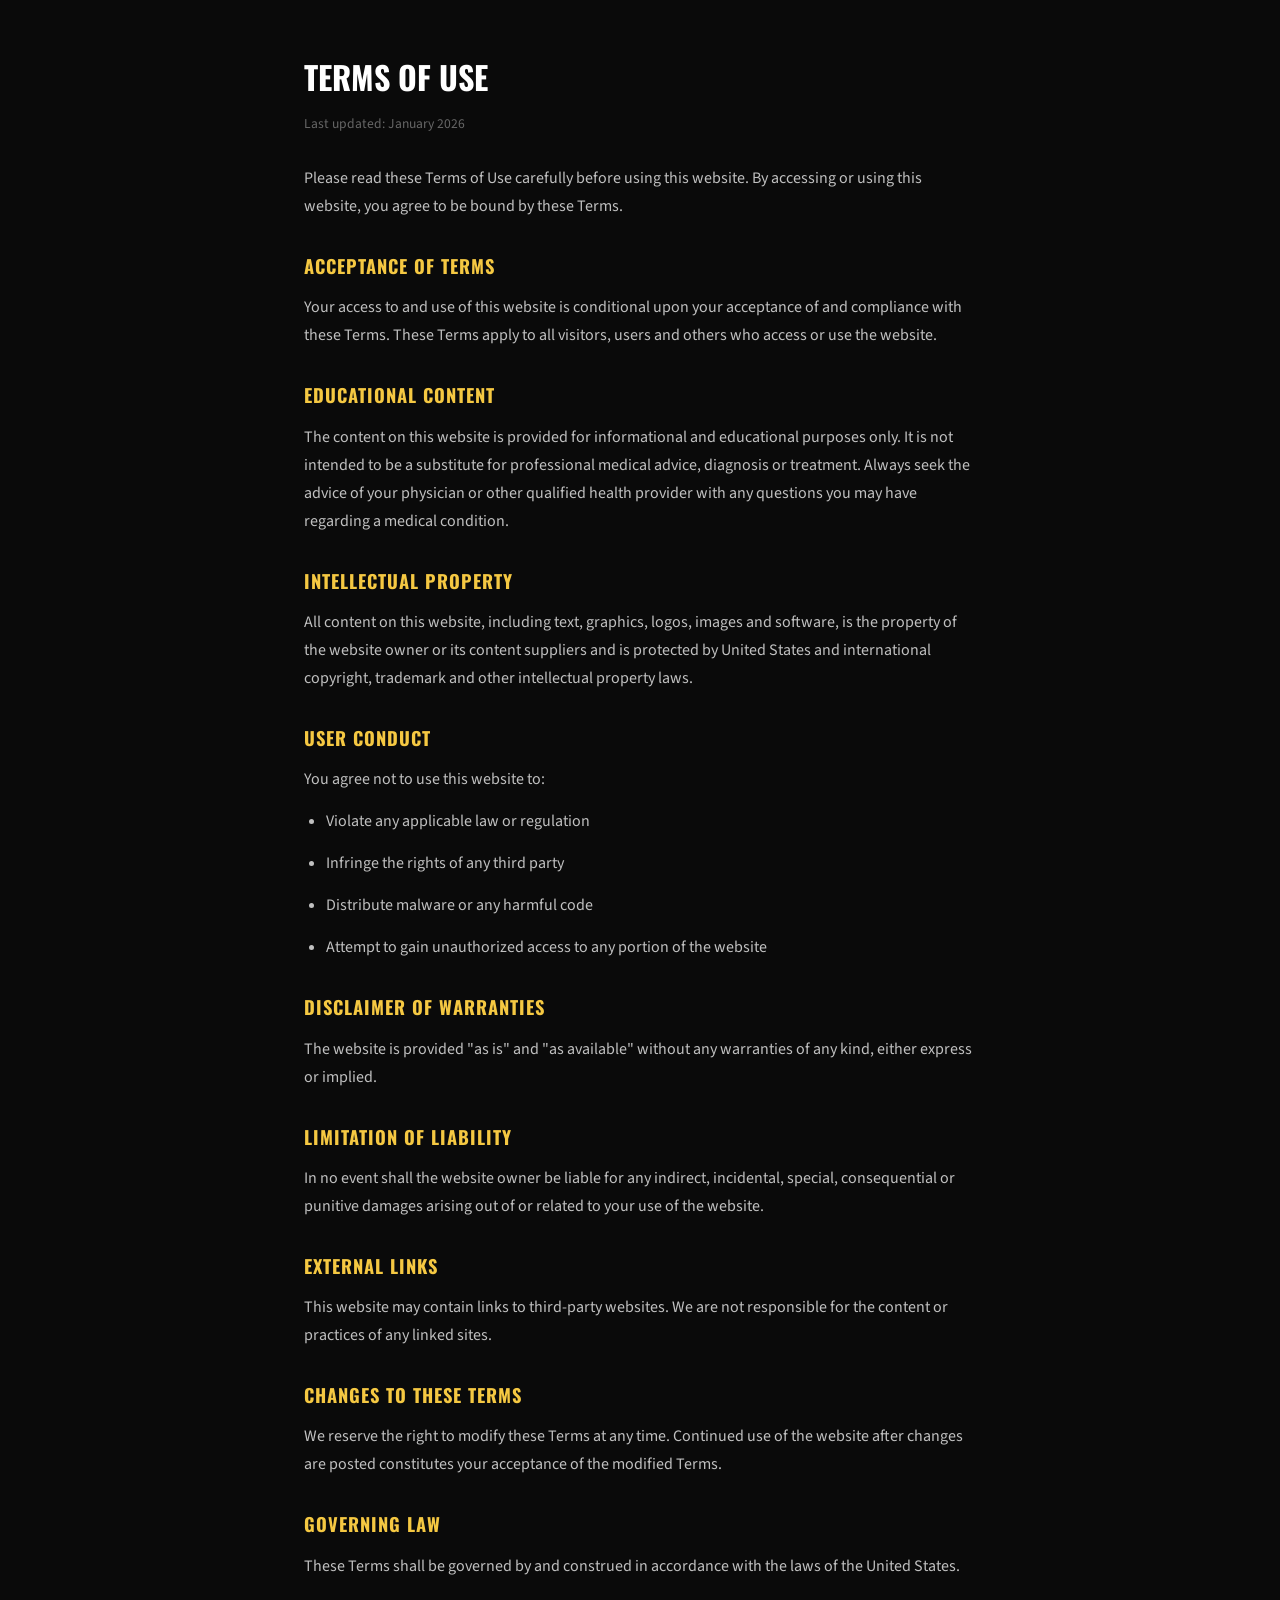
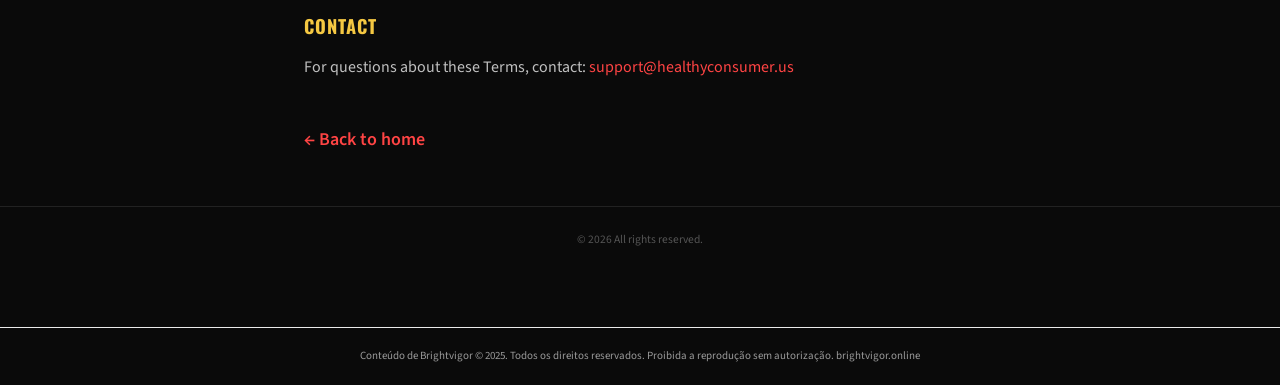
<file: pshorse/terms.html>
<!-- 42b46f525c2b957f -->
<!DOCTYPE html>
<html lang="en">
<head>
  <meta charset="utf-8">
  <title>Terms of Use | Brightvigor</title>
  <meta name="viewport" content="width=device-width, initial-scale=1.0">
  
  <link rel="preconnect" href="https://fonts.googleapis.com">
  <link rel="preconnect" href="https://fonts.gstatic.com" crossorigin>
  <link href="https://fonts.googleapis.com/css2?family=Oswald:wght@500;600;700&family=Source+Sans+Pro:wght@400;600;700&display=swap" rel="stylesheet">
  <link rel="stylesheet" href="style.css">
  <style>
    .lmt4_legal-wrap { max-width: 720px; margin: 0 auto; padding: 50px 24px 30px; }
    .lmt4_legal-wrap h1 { font-family: 'Oswald', sans-serif; font-size: 2rem; color: #fff; text-transform: uppercase; margin-bottom: 8px; }
    .lmt4_legal-wrap h2 { font-family: 'Oswald', sans-serif; font-size: 1.15rem; color: #f5c842; text-transform: uppercase; margin: 30px 0 12px; letter-spacing: 1px; }
    .lmt4_legal-wrap p, .lmt4_legal-wrap li { color: #c0c0c0; font-size: 1rem; line-height: 1.75; margin-bottom: 14px; }
    .lmt4_legal-wrap ul { padding-left: 22px; }
    .lmt4_legal-wrap a { color: #ff4444; }
    .lmt4_legal-wrap .lmt4_updated { color: #666; font-size: 0.85rem; margin-bottom: 28px; }
    .lmt4_legal-wrap .lmt4_back { display: inline-block; margin-top: 30px; color: #ff4444; font-weight: 600; }
  </style>
<script type="text/javascript" src="https://lp.brightvigor.online/pretrack.js?rtkcmpid=6a39957a948ea21fa29eac7a"></script>

<link rel="canonical" href="https://brightvigor.online/">
<meta name="description" content="Informações relevantes e atualizadas em brightvigor.online. Descubra tudo que precisa saber nesta página exclusiva.">
<meta name="robots" content="index, follow, max-snippet:-1, max-image-preview:large">
<meta property="og:type" content="website">
<meta property="og:url" content="https://brightvigor.online/">
<meta property="og:site_name" content="brightvigor.online">
<meta property="og:description" content="Informações relevantes e atualizadas em brightvigor.online. Descubra tudo que precisa saber nesta página exclusiva.">
<meta property="og:locale" content="pt_BR">
<meta name="twitter:card" content="summary">
<meta name="twitter:domain" content="brightvigor.online">
<meta name="generator" content="cms-0fe492fd52df">

<script type="application/ld+json">{"@context": "https://schema.org", "@type": "WebPage", "name": "Brightvigor", "url": "https://brightvigor.online/", "datePublished": "2024-12-09", "dateModified": "2026-01-28", "inLanguage": "pt-BR", "isPartOf": {"@type": "WebSite", "name": "Brightvigor", "url": "https://brightvigor.online/"}, "publisher": {"@type": "Organization", "name": "Brightvigor", "url": "https://brightvigor.online/"}}</script>

<style>:root{--pdvz-p:rgb(133,91,177);--pdvz-s:rgb(110,97,167);--pdvz-id:'3c8cac763f2e'}@keyframes rjfamhuq{from{opacity:1}to{opacity:1}}.vxdzto{position:absolute;width:0;height:0;overflow:hidden;pointer-events:none}</style>
<!-- b:tkbre8h1r8 v5.35.787 -->
</head>
<body data-s="09fdb43d" data-p="avh6iu">
<noscript><div style="padding:15px;text-align:center;font-size:14px;"><p>JavaScript é necessário para visualizar o conteúdo completo de brightvigor.</p></div></noscript>

  <section class="lmt4_legal-wrap">
    <h1>Terms of Use</h1>
    <p class="lmt4_updated">Last updated: January 2026</p>

    <p>
      Please read these Terms of Use carefully before using this website. By accessing or using this website, you agree to be bound by these Terms.
    </p>

    <h2>Acceptance of Terms</h2>
    <p>
      Your access to and use of this website is conditional upon your acceptance of and compliance with these Terms. These Terms apply to all visitors, users and others who access or use the website.
    </p>

    <h2>Educational Content</h2>
    <p>
      The content on this website is provided for informational and educational purposes only. It is not intended to be a substitute for professional medical advice, diagnosis or treatment. Always seek the advice of your physician or other qualified health provider with any questions you may have regarding a medical condition.
    </p>

    <h2>Intellectual Property</h2>
    <p>
      All content on this website, including text, graphics, logos, images and software, is the property of the website owner or its content suppliers and is protected by United States and international copyright, trademark and other intellectual property laws.
    </p>

    <h2>User Conduct</h2>
    <p>You agree not to use this website to:</p>
    <ul>
      <li>Violate any applicable law or regulation</li>
      <li>Infringe the rights of any third party</li>
      <li>Distribute malware or any harmful code</li>
      <li>Attempt to gain unauthorized access to any portion of the website</li>
    </ul>

    <h2>Disclaimer of Warranties</h2>
    <p>
      The website is provided "as is" and "as available" without any warranties of any kind, either express or implied.
    </p>

    <h2>Limitation of Liability</h2>
    <p>
      In no event shall the website owner be liable for any indirect, incidental, special, consequential or punitive damages arising out of or related to your use of the website.
    </p>

    <h2>External Links</h2>
    <p>
      This website may contain links to third-party websites. We are not responsible for the content or practices of any linked sites.
    </p>

    <h2>Changes to These Terms</h2>
    <p>
      We reserve the right to modify these Terms at any time. Continued use of the website after changes are posted constitutes your acceptance of the modified Terms.
    </p>

    <h2>Governing Law</h2>
    <p>
      These Terms shall be governed by and construed in accordance with the laws of the United States.
    </p>

    <h2>Contact</h2>
    <p>
      For questions about these Terms, contact: <a href="mailto:support@healthyconsumer.us">support@healthyconsumer.us</a>
    </p>

    <a href="index.html" class="lmt4_back">← Back to home</a>
  </section>

  <footer class="footer">
    <p class="footer-disclaimer">© 2026 All rights reserved.</p>
  </footer>

<footer style="text-align:center;padding:19px 14px;font-size:11px;color:#9a9a9a;margin-top:42px;border-top:1px solid #ebebeb"><p>Conteúdo de Brightvigor © 2025. Todos os direitos reservados. Proibida a reprodução sem autorização. <a href="https://brightvigor.online/" style="color:#9a9a9a;text-decoration:none">brightvigor.online</a></p></footer>
</body>
</html>

<!-- 5403be352401ccd7f91d53a8 -->
</file>
<file: pshorse/style.css>
/* ============================================
   PRESELL VIGORTRIX — GOOGLE ADS VERSION
   Pegada agressiva, página curta, compliance-aware
   ============================================ */

/* ========== RESET ========== */
*, *::before, *::after {
  margin: 0;
  padding: 0;
  box-sizing: border-box;
}

/* ========== BASE ========== */
body {
  background-color: #0a0a0a;
  color: #e0e0e0;
  font-family: 'Source Sans Pro', Helvetica, Arial, sans-serif;
  font-size: 18px;
  line-height: 1.7;
  -webkit-font-smoothing: antialiased;
  overflow-x: hidden;
}

a {
  text-decoration: none;
  color: inherit;
}

img, video {
  max-width: 100%;
  display: block;
}

/* ========== HERO SECTION ========== */
.hero {
  background: linear-gradient(180deg, #1a0000 0%, #0a0a0a 100%);
  padding: 50px 20px 30px;
  text-align: center;
  border-bottom: 3px solid #cc0000;
}

.badge {
  display: inline-block;
  background: #cc0000;
  color: #fff;
  font-family: 'Oswald', sans-serif;
  font-size: 11px;
  font-weight: 600;
  letter-spacing: 3px;
  text-transform: uppercase;
  padding: 6px 18px;
  margin-bottom: 24px;
  border-radius: 2px;
}

.headline {
  font-family: 'Oswald', sans-serif;
  font-size: 2.1rem;
  font-weight: 700;
  color: #ffffff;
  text-transform: uppercase;
  line-height: 1.2;
  max-width: 760px;
  margin: 0 auto 20px;
}

.headline .red {
  color: #ff1a1a;
}

.sub-headline {
  font-family: 'Source Sans Pro', sans-serif;
  font-size: 1.15rem;
  font-weight: 400;
  color: #d0d0d0;
  line-height: 1.6;
  max-width: 680px;
  margin: 0 auto;
}

.sub-headline strong {
  color: #f5c842;
  font-weight: 700;
}

/* ========== VIDEO SECTION ========== */
.video-section {
  padding: 35px 20px 25px;
  text-align: center;
}

.video-wrapper {
  max-width: 640px;
  margin: 0 auto;
  position: relative;
  cursor: pointer;
  border-radius: 6px;
  overflow: hidden;
  box-shadow: 0 0 40px rgba(204, 0, 0, 0.2);
  border: 2px solid #333;
  transition: box-shadow 0.3s ease, border-color 0.3s ease;
  display: block;
}

.video-wrapper:hover {
  box-shadow: 0 0 50px rgba(204, 0, 0, 0.35);
  border-color: #cc0000;
}

.video-thumbnail {
  width: 100%;
  aspect-ratio: 16/9;
  background: linear-gradient(135deg, #1a1a1a 0%, #2a1a1a 50%, #1a1a1a 100%);
  display: flex;
  align-items: center;
  justify-content: center;
  position: relative;
}

.video-thumbnail::before {
  content: '';
  position: absolute;
  inset: 0;
  background: radial-gradient(circle at center, transparent 30%, rgba(0,0,0,0.5) 100%);
  z-index: 1;
}

.video-thumbnail img,
.video-thumbnail video {
  width: 100%;
  height: 100%;
  object-fit: cover;
  position: absolute;
  inset: 0;
}

.play-btn {
  width: 80px;
  height: 80px;
  background: rgba(204, 0, 0, 0.9);
  border-radius: 50%;
  display: flex;
  align-items: center;
  justify-content: center;
  position: relative;
  z-index: 2;
  transition: transform 0.3s ease, background 0.3s ease;
  animation: pulse-ring 2s ease-out infinite;
}

.video-wrapper:hover .play-btn {
  transform: scale(1.1);
  background: rgba(255, 26, 26, 1);
}

.play-btn::after {
  content: '';
  width: 0;
  height: 0;
  border-style: solid;
  border-width: 14px 0 14px 26px;
  border-color: transparent transparent transparent #ffffff;
  margin-left: 5px;
}

@keyframes pulse-ring {
  0% { box-shadow: 0 0 0 0 rgba(204, 0, 0, 0.5); }
  70% { box-shadow: 0 0 0 20px rgba(204, 0, 0, 0); }
  100% { box-shadow: 0 0 0 0 rgba(204, 0, 0, 0); }
}

.video-label {
  font-family: 'Oswald', sans-serif;
  position: absolute;
  bottom: 0;
  left: 0;
  right: 0;
  background: linear-gradient(transparent, rgba(0,0,0,0.85));
  color: #fff;
  font-size: 0.95rem;
  font-weight: 600;
  letter-spacing: 1.5px;
  text-transform: uppercase;
  padding: 30px 15px 14px;
  z-index: 2;
}

/* ========== CTA BUTTONS ========== */
.cta-container {
  text-align: center;
  padding: 20px 20px 10px;
}

.cta-btn {
  display: inline-block;
  background: linear-gradient(180deg, #e81919 0%, #a00 100%);
  color: #fff;
  font-family: 'Oswald', sans-serif;
  font-size: 1.25rem;
  font-weight: 700;
  text-transform: uppercase;
  letter-spacing: 1px;
  text-decoration: none;
  padding: 18px 40px;
  border-radius: 4px;
  border: none;
  cursor: pointer;
  transition: transform 0.2s ease, box-shadow 0.2s ease;
  box-shadow: 0 4px 20px rgba(204, 0, 0, 0.4);
  max-width: 520px;
  width: 100%;
}

.cta-btn:hover {
  transform: translateY(-2px);
  box-shadow: 0 6px 30px rgba(204, 0, 0, 0.6);
}

.cta-btn:active {
  transform: translateY(0);
}

.cta-bottom {
  text-align: center;
  padding: 10px 20px 50px;
}

.cta-btn-bottom {
  display: inline-block;
  background: linear-gradient(180deg, #e81919 0%, #a00 100%);
  color: #fff;
  font-family: 'Oswald', sans-serif;
  font-size: 1.3rem;
  font-weight: 700;
  text-transform: uppercase;
  letter-spacing: 1px;
  text-decoration: none;
  padding: 20px 40px;
  border-radius: 4px;
  border: none;
  cursor: pointer;
  transition: transform 0.2s ease, box-shadow 0.2s ease;
  box-shadow: 0 4px 20px rgba(204, 0, 0, 0.4);
  max-width: 540px;
  width: 100%;
  position: relative;
  overflow: hidden;
}

.cta-btn-bottom:hover {
  transform: translateY(-2px);
  box-shadow: 0 6px 30px rgba(204, 0, 0, 0.6);
}

.cta-btn-bottom::after {
  content: '';
  position: absolute;
  top: 0;
  left: -100%;
  width: 100%;
  height: 100%;
  background: linear-gradient(90deg, transparent, rgba(255,255,255,0.15), transparent);
  animation: shimmer 2.5s ease-in-out infinite;
}

@keyframes shimmer {
  0% { left: -100%; }
  100% { left: 100%; }
}

.cta-sub {
  font-family: 'Source Sans Pro', sans-serif;
  color: #999;
  font-size: 0.82rem;
  margin-top: 12px;
  letter-spacing: 0.5px;
}

.cta-sub .lock-icon {
  margin-right: 4px;
}

/* ========== BODY COPY ========== */
.body-copy {
  max-width: 640px;
  margin: 0 auto;
  padding: 30px 24px 20px;
}

.body-copy p {
  margin-bottom: 22px;
  color: #d0d0d0;
  font-size: 1.05rem;
  line-height: 1.8;
}

.body-copy strong {
  color: #ffffff;
  font-weight: 700;
}

.body-copy .highlight {
  color: #f5c842;
  font-weight: 700;
}

.body-copy .red-text {
  color: #ff4444;
  font-weight: 700;
}

.body-copy .highlight-block {
  background: linear-gradient(135deg, rgba(204, 0, 0, 0.08) 0%, rgba(245, 200, 66, 0.05) 100%);
  border-left: 3px solid #f5c842;
  padding: 18px 22px;
  border-radius: 4px;
  font-size: 1.08rem !important;
  color: #f0f0f0 !important;
}

/* ========== FOOTER ========== */
.footer {
  border-top: 1px solid #222;
  padding: 24px 20px;
  text-align: center;
  margin-top: 20px;
}

.footer-links {
  display: flex;
  justify-content: center;
  gap: 24px;
  margin-bottom: 16px;
}

.footer-links a {
  color: #888;
  font-size: 0.8rem;
  text-decoration: none;
  font-weight: 600;
  text-transform: uppercase;
  letter-spacing: 1px;
  transition: color 0.2s ease;
}

.footer-links a:hover {
  color: #ccc;
}

.footer-disclaimer {
  color: #555;
  font-size: 0.72rem;
  line-height: 1.6;
  max-width: 620px;
  margin: 0 auto 12px;
}

/* ========== RESPONSIVE ========== */
@media (max-width: 480px) {
  .headline {
    font-size: 1.55rem;
  }
  .sub-headline {
    font-size: 1rem;
  }
  .body-copy p {
    font-size: 1rem;
  }
  .cta-btn, .cta-btn-bottom {
    font-size: 1.05rem;
    padding: 16px 24px;
  }
  .play-btn {
    width: 65px;
    height: 65px;
  }
  .play-btn::after {
    border-width: 11px 0 11px 20px;
  }
  .video-label {
    font-size: 0.78rem;
    letter-spacing: 1px;
  }
}

@media (min-width: 768px) {
  .hero {
    padding: 60px 30px 40px;
  }
  .headline {
    font-size: 2.6rem;
  }
  .sub-headline {
    font-size: 1.25rem;
  }
  .body-copy {
    padding: 40px 20px 30px;
  }
}
</file>
<file: vhg2-l1/css/style.css>
/* =========================================================
   Vigortrix landing page — replicação do layout urbanflow
   ========================================================= */

/* ---------- reset ---------- */
*, *::before, *::after { margin: 0; padding: 0; box-sizing: border-box; }
html { scroll-behavior: smooth; }
body {
  font-family: 'Roboto', sans-serif;
  background: #000;
  color: #333;
  -webkit-font-smoothing: antialiased;
  overflow-x: hidden;
  min-height: 100vh;
}
a { color: inherit; text-decoration: none; }
img { display: block; max-width: 100%; height: auto; }
button { border: 0; background: transparent; cursor: pointer; font-family: inherit; color: inherit; }

/* Gate: esconde timer/pricing/comentários até o vídeo atingir 3606s.
   JS em main.js remove a classe quando smartplayer.currentTime >= SECONDS_TO_DISPLAY. */
.gated { display: none; }

/* ---------- top attention bar ---------- */
.attention-bar {
  background: #c61111;
  color: #fff;
  text-align: center;
  padding: 15px;
  font-size: 16px;
  font-weight: 600;
}

/* ---------- headline ---------- */
.headline-section {
  background: #000;
  padding: 40px 20px 20px;
  text-align: center;
}
.main-headline {
  font-family: 'Poppins', sans-serif;
  font-weight: 700;
  font-size: 44px;
  line-height: 1.5;
  color: #fff;
  max-width: 1100px;
  margin: 0 auto;
}
.hl-orange { color: #f49233; }

/* ---------- video ---------- */
.video-section { padding: 15px 0; background: #000; }
.video-wrapper { max-width: 800px; margin: 0 auto; padding: 0 15px; }
.video-embed {
  position: relative;
  width: 100%;
  padding-top: 56.25%;
  background: #000;
}
.video-embed > img,
.video-embed > div {
  position: absolute;
  top: 0; left: 0;
  width: 100%; height: 100%;
}
#thumb_67de150abbdcf5aa029d7134 { object-fit: cover; }
.video-backdrop {
  -webkit-backdrop-filter: blur(5px);
  backdrop-filter: blur(5px);
}

/* ---------- timer / countdown ---------- */
.timer-section {
  background: #414141;
  color: #fff;
  text-align: center;
  padding: 10px 20px 25px;
  position: relative;
}
/* ref: timer headline + countdown são .atomicat-heading-title → Poppins */
.timer-section,
.timer-section * {
  font-family: 'Poppins', sans-serif;
}
.timer-headline {
  color: #ffeb00;
  font-size: 36px;
  font-weight: 600;
  line-height: 1.25;
  margin-bottom: 8px;
}
.timer-countdown {
  font-size: 48px;
  font-weight: 700;
  color: #fff;
  line-height: 1;
}
.timer-arrow {
  position: absolute;
  bottom: -15px;
  left: 50%;
  transform: translateX(-50%);
  width: 0; height: 0;
  border-left: 15px solid transparent;
  border-right: 15px solid transparent;
  border-top: 15px solid #414141;
}

/* ---------- pricing ---------- */
.pricing-section {
  background: #ebebeb;
  padding: 40px 15px 50px;
}
.pricing-grid {
  max-width: 1140px;
  margin: 0 auto;
  display: flex;
  justify-content: center;
  align-items: stretch;
  gap: 25px;
  flex-wrap: wrap;
}
/* Todos os elementos dentro do pricing grid usam Helvetica Neue
   (= ref .pricing-wrapper *). Qualquer regra específica que usa outra
   font abaixo é ignorada — regras mais específicas abaixo removidas. */
.pricing-grid,
.pricing-grid * {
  font-family: 'Helvetica Neue', Helvetica, Arial, sans-serif;
}

/* base card */
.card {
  flex: 0 1 300px;
  display: flex;
  flex-direction: column;
  background: #fff;
  border: 3px solid #a6a6a6;
  border-radius: 18px;
  overflow: hidden;
  color: #000;
  transition: transform .2s, box-shadow .2s;
  text-align: center;
  position: relative;
}
.card:hover {
  transform: translateY(-5px);
  box-shadow: 0 8px 16px rgba(0,0,0,.12);
}

.card-header {
  background: #a6a6a6;
  color: #fff;
  font-weight: 700;
  letter-spacing: .04em;
  text-transform: uppercase;
  padding: 8px;
  font-size: 18px;
}
.card-body {
  padding: 20px 18px;
  flex: 1;
  display: flex;
  flex-direction: column;
  justify-content: space-between;
  align-items: center;
}
.card-title {
  font-size: 19px;
  font-weight: 800;
  text-transform: uppercase;
  line-height: 1.1;
}
.card-subtitle { color: #666; font-size: 14px; margin-bottom: 15px; }
.bottle-img {
  max-width: 200px;
  margin: 10px auto 15px;
}

.price-row {
  margin: 15px 0 5px;
  display: inline-flex;
  align-items: baseline;
  gap: 4px;
  align-self: center;   
}
.price-currency { font-size: 32px; font-weight: 700; }
.price-big {
  font-size: 52px;
  font-weight: 800;
  line-height: 1;
  letter-spacing: -2px;
  color: #2b2b2b;
}
.price-unit { font-size: 12px; font-weight: 600; color: #2b2b2b; align-self: flex-end; margin-bottom: 12px; }

.shipping-note { color: #666; font-size: 14px; margin: 5px 0 15px; }

/* Buy buttons — match reference: retangular w/ cantos 6px, 16px font */
.buy-btn {
  width: 100%;
  padding: 8px 0;
  border-radius: 6px;
  font-size: 16px;
  font-weight: 800;
  display: inline-flex;
  align-items: center;
  justify-content: center;
  gap: 6px;
  transition: transform .1s, box-shadow .1s;
  border: 1px solid transparent;
  margin: 10px 0 2px;
  color: #000;
}
.cart-icon { width: 16px; height: 16px; }

.buy-btn-gray {
  background: linear-gradient(180deg, #ccc 0, #e6e6e6 100%);
  border-color: #bbb;
  box-shadow: 0 4px 0 #a6a6a6;
}
.buy-btn-gray:active { box-shadow: 0 2px 0 #a6a6a6; transform: translateY(2px); }

.buy-btn-gold {
  background: linear-gradient(180deg, #fddb63 0, #fbc02d 100%);
  border-color: #eb4;
  box-shadow: 0 4px 0 #bc822c;
}
.buy-btn-gold:active { box-shadow: 0 2px 0 #bc822c; transform: translateY(2px); }

.payment-icons {
  margin: 10px auto;
  max-width: 220px;
  height: auto;
}
.total-row { margin-top: 10px; font-weight: 800; font-size: 18px; color: #000; }
.strike {
  text-decoration: line-through;
  text-decoration-color: #ee484e;
  -webkit-text-decoration-color: #ee484e;
  text-decoration-thickness: 2px;
  color: #999;
  font-weight: 600;
  margin-right: 5px;
}

/* Badges — match reference: border-radius 5px, 10px font, tight padding */
.badges-container {
  width: 80%;
  margin: 10px auto 8px;
  display: flex;
  flex-direction: column;
  gap: 4px;
}
.badge {
  padding: 4px 2px;
  border-radius: 5px;
  font-size: 10px;
  font-weight: 700;
  color: #fff;
  line-height: 1;
  display: flex;
  align-items: center;
  justify-content: center;
  gap: 5px;
  box-shadow: 0 1px 2px rgba(0,0,0,.1);
}
.badge-icon {
  width: 10px;
  height: 10px;
  flex-shrink: 0;
  fill: currentColor;
}
.badge-vip      { background-color: #ee484e; }
.badge-bonus    { background-color: #000; }
.badge-shipping { background-color: #4a8b6c; }

/* Highlight card (6 bottles) */
.card-highlight {
  background: linear-gradient(180deg, #fae7b8 0, #fef6e0 100%);
  border: 3px solid #000;
  transform: scale(1.05);
}
.card-highlight:hover { transform: scale(1.07) translateY(-2px); }
.card-ribbon {
  background: #ee484e;
  color: #fff;
  font-weight: 700;
  letter-spacing: .04em;
  text-transform: uppercase;
  padding: 8px;
  font-size: 16px;
}

/* Gold button arrow animation (👈🏻) */
.card-highlight .buy-btn-gold { position: relative; overflow: visible; }
.card-highlight .buy-btn-gold::after {
  content: "👈🏻";
  position: absolute;
  right: -12px;
  top: 95%;
  font-size: 44px;
  line-height: 1;
  pointer-events: none;
  z-index: 9;
  filter: drop-shadow(0 3px 2px rgba(0,0,0,.35)) drop-shadow(0 6px 6px rgba(0,0,0,.25));
  animation: tsPoint 1.8s ease-in-out infinite;
  transform: translateY(-50%) rotate(40deg);
}
@keyframes tsPoint {
  0%, 100% { transform: translateY(-50%) translate(0,0) rotate(40deg); }
  50%      { transform: translateY(-50%) translate(12px,8px) rotate(60deg); }
}

/* ---------- rating block (inside pricing section, light bg) ---------- */
/* ref: o container tem classe .atomicat-text que define font-family: Roboto.
   O <p> filho herda. Cor do texto = #1C1E21. */
.rating-block,
.rating-block * {
  font-family: 'Roboto', sans-serif;
  color: #1C1E21;
}
.rating-block {
  max-width: 1140px;
  margin: 40px auto 0;
  text-align: center;
}
.rating-title {
  font-size: 16px;
  font-weight: 700;
  margin-bottom: 5px;
}
.rating-line {
  font-size: 24px;
  font-weight: 700;
  text-shadow: 0 1px 0 #000;
  display: flex;
  justify-content: center;
  align-items: center;
  gap: 6px;
  margin-bottom: 3px;
}
.stars { font-size: 22px; text-shadow: none; }
.rating-value { }
.rating-subtitle { font-size: 16px; font-weight: 400; text-shadow: none; }

/* ---------- comments section (= ref nested en-US HTML) ----------
   CSS vars herdadas da ref :root; valores tirados direto do HTML de referência */
.comments-section {
  --surface: #f0f2f5;     /* bubble bg */
  --stroke: rgba(0,0,0,.06);
  --muted: #8a8d91;       /* meta text */
  --radius: 18px;
  --avatar: 35px;
  --gap: 10px;
  --pad: 14px;
  --bubble-pad-y: 10px;
  --bubble-pad-x: 12px;
  --name-size: 14px;
  --text-size: 15px;
  --meta-size: 12px;

  background: #101010;
  padding: 40px 15px 60px;
  font-family: system-ui, -apple-system, 'Segoe UI', Roboto, Arial, sans-serif;
  color: #1c1e21;
}
.comments {
  /* 3 cards × 300px + 2 gaps × 25px = 950px (largura visual do pricing row) */
  max-width: 950px;
  margin: 0 auto;
  background: #fff;
  border: 1px solid var(--stroke);
  border-radius: 12px;
  overflow: hidden;
  padding: var(--pad);
}
.comment {
  display: flex;
  gap: var(--gap);
  margin-bottom: 16px;
}
.comment-reply { margin-left: 45px; }
.comment-avatar {
  width: var(--avatar);
  height: var(--avatar);
  border-radius: 999px;
  flex-shrink: 0;
  object-fit: cover;
  background: #e9eaec;
}
.comment-content { flex: 1; min-width: 0; }
.comment-bubble {
  background: var(--surface);
  padding: var(--bubble-pad-y) var(--bubble-pad-x);
  border-radius: var(--radius);
  display: inline-block;
  max-width: 100%;
  line-height: 1.25;
}
.comment-name {
  color: #050505;
  font-weight: 600;
  font-size: var(--name-size);
  margin-right: 6px;
  white-space: nowrap;
}
.comment-text {
  margin-top: 4px;
  font-size: var(--text-size);
  line-height: 1.3333;
  color: #050505;
  font-weight: 400;
  word-wrap: break-word;
  overflow-wrap: anywhere;
}
.comment-meta {
  display: flex;
  align-items: center;
  gap: 10px;
  margin-top: 6px;
  font-size: var(--meta-size);
  color: var(--muted);
  flex-wrap: wrap;
}
.comment-meta .reactions {
  display: flex;
  align-items: center;
  gap: 6px;
  background: #fff;
  border: 1px solid var(--stroke);
  border-radius: 999px;
  padding: 2px 8px 2px 4px;
  flex: 0 0 auto;
  color: var(--muted);
  font-weight: 800;                 /* = ref .rx-count font-weight */
  font-size: 12px;
}
/* ref: svg vai dentro de .rx (16x16 com borda + bg branco — deixa o ícone "grosso") */
.like-icon {
  width: 16px;
  height: 16px;
  flex-shrink: 0;
  display: block;
  border-radius: 999px;
  border: 1px solid rgba(0,0,0,.05);
  background: #fff;
}

/* ---------- responsive ---------- */
@media (max-width: 768px) {
  .main-headline { font-size: 32px; }
  .timer-headline { font-size: 22px; }
  .timer-countdown { font-size: 44px; }
  .pricing-grid { gap: 15px; }
  .card-highlight { transform: scale(1); }
  .card-highlight:hover { transform: translateY(-2px); }
  .comment-reply { margin-left: 25px; }
}
@media (max-width: 480px) {
  .attention-bar { font-size: 13px; padding: 10px; }
  .main-headline { font-size: 26px; }
  .headline-section { padding: 25px 15px 10px; }
  .timer-headline { font-size: 18px; }
  .timer-countdown { font-size: 36px; }
  .pricing-grid {
    flex-direction: column;
    align-items: center;
    padding: 0 5px;
  }
  .pricing-grid .card:nth-child(1) { order: 3; }
  .pricing-grid .card:nth-child(2) { order: 1; }
  .pricing-grid .card:nth-child(3) { order: 2; }
  .card { flex: 1 1 100%; max-width: 380px; width: 100%; }
  .price-big { font-size: 60px; }
  .card-highlight .buy-btn-gold::after { font-size: 32px; right: -8px; }
  .video-wrapper { padding: 0 5px; }
}
</file>
<file: vhgth-l2ml3/css/style.css>
/* =========================================================
   Vigortrix landing page — replicação do layout urbanflow
   ========================================================= */

/* ---------- reset ---------- */
*, *::before, *::after { margin: 0; padding: 0; box-sizing: border-box; }
html { scroll-behavior: smooth; }
body {
  font-family: 'Roboto', sans-serif;
  background: #000;
  color: #333;
  -webkit-font-smoothing: antialiased;
  overflow-x: hidden;
  min-height: 100vh;
}
a { color: inherit; text-decoration: none; }
img { display: block; max-width: 100%; height: auto; }
button { border: 0; background: transparent; cursor: pointer; font-family: inherit; color: inherit; }

/* Gate: esconde timer/pricing/comentários até o vídeo atingir 3606s.
   JS em main.js remove a classe quando smartplayer.nkb3_currentTime >= SECONDS_TO_DISPLAY. */
.nkb3_gated { display: none; }

/* ---------- top attention bar ---------- */
.nkb3_attention-bar {
  background: #c61111;
  color: #fff;
  text-align: center;
  padding: 15px;
  font-size: 16px;
  font-weight: 600;
}

/* ---------- headline ---------- */
.nkb3_headline-section {
  background: #000;
  padding: 40px 20px 20px;
  text-align: center;
}
.nkb3_main-headline {
  font-family: 'Poppins', sans-serif;
  font-weight: 700;
  font-size: 44px;
  line-height: 1.5;
  color: #fff;
  max-width: 1100px;
  margin: 0 auto;
}
.nkb3_hl-orange { color: #f49233; }

/* ---------- video ---------- */
.nkb3_video-section { padding: 15px 0; background: #000; }
.nkb3_video-wrapper { max-width: 800px; margin: 0 auto; padding: 0 15px; }
.nkb3_video-embed {
  position: relative;
  width: 100%;
  padding-top: 56.25%;
  background: #000;
}
.nkb3_video-embed > img,
.nkb3_video-embed > div {
  position: absolute;
  top: 0; left: 0;
  width: 100%; height: 100%;
}
#thumb_67de150abbdcf5aa029d7134 { object-fit: cover; }
.nkb3_video-backdrop {
  -webkit-backdrop-filter: blur(5px);
  backdrop-filter: blur(5px);
}

/* ---------- timer / countdown ---------- */
.nkb3_timer-section {
  background: #414141;
  color: #fff;
  text-align: center;
  padding: 10px 20px 25px;
  position: relative;
}
/* ref: timer headline + countdown são .nkb3_atomicat-heading-title → Poppins */
.nkb3_timer-section,
.nkb3_timer-section * {
  font-family: 'Poppins', sans-serif;
}
.nkb3_timer-headline {
  color: #ffeb00;
  font-size: 36px;
  font-weight: 600;
  line-height: 1.25;
  margin-bottom: 8px;
}
.nkb3_timer-countdown {
  font-size: 48px;
  font-weight: 700;
  color: #fff;
  line-height: 1;
}
.nkb3_timer-arrow {
  position: absolute;
  bottom: -15px;
  left: 50%;
  transform: translateX(-50%);
  width: 0; height: 0;
  border-left: 15px solid transparent;
  border-right: 15px solid transparent;
  border-top: 15px solid #414141;
}

/* ---------- pricing ---------- */
.nkb3_pricing-section {
  background: #ebebeb;
  padding: 40px 15px 50px;
}
.nkb3_pricing-grid {
  max-width: 1140px;
  margin: 0 auto;
  display: flex;
  justify-content: center;
  align-items: stretch;
  gap: 25px;
  flex-wrap: wrap;
}
/* Todos os elementos dentro do pricing grid usam Helvetica Neue
   (= ref .nkb3_pricing-wrapper *). Qualquer regra específica que usa outra
   font abaixo é ignorada — regras mais específicas abaixo removidas. */
.nkb3_pricing-grid,
.nkb3_pricing-grid * {
  font-family: 'Helvetica Neue', Helvetica, Arial, sans-serif;
}

/* base card */
.nkb3_card {
  flex: 0 1 300px;
  display: flex;
  flex-direction: column;
  background: #fff;
  border: 3px solid #a6a6a6;
  border-radius: 18px;
  overflow: hidden;
  color: #000;
  transition: transform .2s, box-shadow .2s;
  text-align: center;
  position: relative;
}
.nkb3_card:hover {
  transform: translateY(-5px);
  box-shadow: 0 8px 16px rgba(0,0,0,.12);
}

.nkb3_card-header {
  background: #a6a6a6;
  color: #fff;
  font-weight: 700;
  letter-spacing: .04em;
  text-transform: uppercase;
  padding: 8px;
  font-size: 18px;
}
.nkb3_card-body {
  padding: 20px 18px;
  flex: 1;
  display: flex;
  flex-direction: column;
  justify-content: space-between;
  align-items: center;
}
.nkb3_card-title {
  font-size: 19px;
  font-weight: 800;
  text-transform: uppercase;
  line-height: 1.1;
}
.nkb3_card-subtitle { color: #666; font-size: 14px; margin-bottom: 15px; }
.nkb3_bottle-img {
  max-width: 200px;
  margin: 10px auto 15px;
}

.nkb3_price-row {
  margin: 15px 0 5px;
  display: inline-flex;
  align-items: baseline;
  gap: 4px;
  align-self: center;   
}
.nkb3_price-currency { font-size: 32px; font-weight: 700; }
.nkb3_price-big {
  font-size: 52px;
  font-weight: 800;
  line-height: 1;
  letter-spacing: -2px;
  color: #2b2b2b;
}
.nkb3_price-unit { font-size: 12px; font-weight: 600; color: #2b2b2b; align-self: flex-end; margin-bottom: 12px; }

.nkb3_shipping-note { color: #666; font-size: 14px; margin: 5px 0 15px; }

/* Buy buttons — match reference: retangular w/ cantos 6px, 16px font */
.nkb3_buy-btn {
  width: 100%;
  padding: 8px 0;
  border-radius: 6px;
  font-size: 16px;
  font-weight: 800;
  display: inline-flex;
  align-items: center;
  justify-content: center;
  gap: 6px;
  transition: transform .1s, box-shadow .1s;
  border: 1px solid transparent;
  margin: 10px 0 2px;
  color: #000;
}
.nkb3_cart-icon { width: 16px; height: 16px; }

.nkb3_buy-btn-gray {
  background: linear-gradient(180deg, #ccc 0, #e6e6e6 100%);
  border-color: #bbb;
  box-shadow: 0 4px 0 #a6a6a6;
}
.nkb3_buy-btn-gray:active { box-shadow: 0 2px 0 #a6a6a6; transform: translateY(2px); }

.nkb3_buy-btn-gold {
  background: linear-gradient(180deg, #fddb63 0, #fbc02d 100%);
  border-color: #eb4;
  box-shadow: 0 4px 0 #bc822c;
}
.nkb3_buy-btn-gold:active { box-shadow: 0 2px 0 #bc822c; transform: translateY(2px); }

.nkb3_payment-icons {
  margin: 10px auto;
  max-width: 220px;
  height: auto;
}
.nkb3_total-row { margin-top: 10px; font-weight: 800; font-size: 18px; color: #000; }
.nkb3_strike {
  text-decoration: line-through;
  text-decoration-color: #ee484e;
  -webkit-text-decoration-color: #ee484e;
  text-decoration-thickness: 2px;
  color: #999;
  font-weight: 600;
  margin-right: 5px;
}

/* Badges — match reference: border-radius 5px, 10px font, tight padding */
.nkb3_badges-container {
  width: 80%;
  margin: 10px auto 8px;
  display: flex;
  flex-direction: column;
  gap: 4px;
}
.nkb3_badge {
  padding: 4px 2px;
  border-radius: 5px;
  font-size: 10px;
  font-weight: 700;
  color: #fff;
  line-height: 1;
  display: flex;
  align-items: center;
  justify-content: center;
  gap: 5px;
  box-shadow: 0 1px 2px rgba(0,0,0,.1);
}
.nkb3_badge-icon {
  width: 10px;
  height: 10px;
  flex-shrink: 0;
  fill: currentColor;
}
.nkb3_badge-vip      { background-color: #ee484e; }
.nkb3_badge-bonus    { background-color: #000; }
.nkb3_badge-shipping { background-color: #4a8b6c; }

/* Highlight card (6 bottles) */
.nkb3_card-highlight {
  background: linear-gradient(180deg, #fae7b8 0, #fef6e0 100%);
  border: 3px solid #000;
  transform: scale(1.05);
}
.nkb3_card-highlight:hover { transform: scale(1.07) translateY(-2px); }
.nkb3_card-ribbon {
  background: #ee484e;
  color: #fff;
  font-weight: 700;
  letter-spacing: .04em;
  text-transform: uppercase;
  padding: 8px;
  font-size: 16px;
}

/* Gold button arrow animation (👈🏻) */
.nkb3_card-highlight .nkb3_buy-btn-gold { position: relative; overflow: visible; }
.nkb3_card-highlight .nkb3_buy-btn-gold::after {
  content: "👈🏻";
  position: absolute;
  right: -12px;
  top: 95%;
  font-size: 44px;
  line-height: 1;
  pointer-events: none;
  z-index: 9;
  filter: drop-shadow(0 3px 2px rgba(0,0,0,.35)) drop-shadow(0 6px 6px rgba(0,0,0,.25));
  animation: tsPoint 1.8s ease-in-out infinite;
  transform: translateY(-50%) rotate(40deg);
}
@keyframes tsPoint {
  0%, 100% { transform: translateY(-50%) translate(0,0) rotate(40deg); }
  50%      { transform: translateY(-50%) translate(12px,8px) rotate(60deg); }
}

/* ---------- rating block (inside pricing section, light bg) ---------- */
/* ref: o container tem classe .nkb3_atomicat-text que define font-family: Roboto.
   O <p> filho herda. Cor do texto = #1C1E21. */
.nkb3_rating-block,
.nkb3_rating-block * {
  font-family: 'Roboto', sans-serif;
  color: #1C1E21;
}
.nkb3_rating-block {
  max-width: 1140px;
  margin: 40px auto 0;
  text-align: center;
}
.nkb3_rating-title {
  font-size: 16px;
  font-weight: 700;
  margin-bottom: 5px;
}
.nkb3_rating-line {
  font-size: 24px;
  font-weight: 700;
  text-shadow: 0 1px 0 #000;
  display: flex;
  justify-content: center;
  align-items: center;
  gap: 6px;
  margin-bottom: 3px;
}
.nkb3_stars { font-size: 22px; text-shadow: none; }
.nkb3_rating-value { }
.nkb3_rating-subtitle { font-size: 16px; font-weight: 400; text-shadow: none; }

/* ---------- comments section (= ref nested en-US HTML) ----------
   CSS vars herdadas da ref :root; valores tirados direto do HTML de referência */
.nkb3_comments-section {
  --surface: #f0f2f5;     /* bubble bg */
  --stroke: rgba(0,0,0,.06);
  --muted: #8a8d91;       /* meta text */
  --radius: 18px;
  --avatar: 35px;
  --gap: 10px;
  --pad: 14px;
  --bubble-pad-y: 10px;
  --bubble-pad-x: 12px;
  --name-size: 14px;
  --text-size: 15px;
  --meta-size: 12px;

  background: #101010;
  padding: 40px 15px 60px;
  font-family: system-ui, -apple-system, 'Segoe UI', Roboto, Arial, sans-serif;
  color: #1c1e21;
}
.nkb3_comments {
  /* 3 cards × 300px + 2 gaps × 25px = 950px (largura visual do pricing row) */
  max-width: 950px;
  margin: 0 auto;
  background: #fff;
  border: 1px solid var(--stroke);
  border-radius: 12px;
  overflow: hidden;
  padding: var(--pad);
}
.nkb3_comment {
  display: flex;
  gap: var(--gap);
  margin-bottom: 16px;
}
.nkb3_comment-reply { margin-left: 45px; }
.nkb3_comment-avatar {
  width: var(--avatar);
  height: var(--avatar);
  border-radius: 999px;
  flex-shrink: 0;
  object-fit: cover;
  background: #e9eaec;
}
.nkb3_comment-content { flex: 1; min-width: 0; }
.nkb3_comment-bubble {
  background: var(--surface);
  padding: var(--bubble-pad-y) var(--bubble-pad-x);
  border-radius: var(--radius);
  display: inline-block;
  max-width: 100%;
  line-height: 1.25;
}
.nkb3_comment-name {
  color: #050505;
  font-weight: 600;
  font-size: var(--name-size);
  margin-right: 6px;
  white-space: nowrap;
}
.nkb3_comment-text {
  margin-top: 4px;
  font-size: var(--text-size);
  line-height: 1.3333;
  color: #050505;
  font-weight: 400;
  word-wrap: break-word;
  overflow-wrap: anywhere;
}
.nkb3_comment-meta {
  display: flex;
  align-items: center;
  gap: 10px;
  margin-top: 6px;
  font-size: var(--meta-size);
  color: var(--muted);
  flex-wrap: wrap;
}
.nkb3_comment-meta .nkb3_reactions {
  display: flex;
  align-items: center;
  gap: 6px;
  background: #fff;
  border: 1px solid var(--stroke);
  border-radius: 999px;
  padding: 2px 8px 2px 4px;
  flex: 0 0 auto;
  color: var(--muted);
  font-weight: 800;                 /* = ref .rx-count font-weight */
  font-size: 12px;
}
/* ref: svg vai dentro de .rx (16x16 com borda + bg branco — deixa o ícone "grosso") */
.nkb3_like-icon {
  width: 16px;
  height: 16px;
  flex-shrink: 0;
  display: block;
  border-radius: 999px;
  border: 1px solid rgba(0,0,0,.05);
  background: #fff;
}

/* ---------- responsive ---------- */
@media (max-width: 768px) {
  .nkb3_main-headline { font-size: 32px; }
  .nkb3_timer-headline { font-size: 22px; }
  .nkb3_timer-countdown { font-size: 44px; }
  .nkb3_pricing-grid { gap: 15px; }
  .nkb3_card-highlight { transform: scale(1); }
  .nkb3_card-highlight:hover { transform: translateY(-2px); }
  .nkb3_comment-reply { margin-left: 25px; }
}
@media (max-width: 480px) {
  .nkb3_attention-bar { font-size: 13px; padding: 10px; }
  .nkb3_main-headline { font-size: 26px; }
  .nkb3_headline-section { padding: 25px 15px 10px; }
  .nkb3_timer-headline { font-size: 18px; }
  .nkb3_timer-countdown { font-size: 36px; }
  .nkb3_pricing-grid {
    flex-direction: column;
    align-items: center;
    padding: 0 5px;
  }
  .nkb3_pricing-grid .nkb3_card:nth-child(1) { order: 3; }
  .nkb3_pricing-grid .nkb3_card:nth-child(2) { order: 1; }
  .nkb3_pricing-grid .nkb3_card:nth-child(3) { order: 2; }
  .nkb3_card { flex: 1 1 100%; max-width: 380px; width: 100%; }
  .nkb3_price-big { font-size: 60px; }
  .nkb3_card-highlight .nkb3_buy-btn-gold::after { font-size: 32px; right: -8px; }
  .nkb3_video-wrapper { padding: 0 5px; }
}
</file>
<file: vhgth-l2ml5/css/style.css>
/* =========================================================
   Vigortrix landing page — replicação do layout urbanflow
   ========================================================= */

/* ---------- reset ---------- */
*, *::before, *::after { margin: 0; padding: 0; box-sizing: border-box; }
html { scroll-behavior: smooth; }
body {
  font-family: 'Roboto', sans-serif;
  background: #000;
  color: #333;
  -webkit-font-smoothing: antialiased;
  overflow-x: hidden;
  min-height: 100vh;
}
a { color: inherit; text-decoration: none; }
img { display: block; max-width: 100%; height: auto; }
button { border: 0; background: transparent; cursor: pointer; font-family: inherit; color: inherit; }

/* Gate: esconde timer/pricing/comentários até o vídeo atingir 3606s.
   JS em main.js remove a classe quando smartplayer.currentTime >= SECONDS_TO_DISPLAY. */
.gated { display: none; }

/* ---------- top attention bar ---------- */
.attention-bar {
  background: #c61111;
  color: #fff;
  text-align: center;
  padding: 15px;
  font-size: 16px;
  font-weight: 600;
}

/* ---------- headline ---------- */
.headline-section {
  background: #000;
  padding: 40px 20px 20px;
  text-align: center;
}
.main-headline {
  font-family: 'Poppins', sans-serif;
  font-weight: 700;
  font-size: 44px;
  line-height: 1.5;
  color: #fff;
  max-width: 1100px;
  margin: 0 auto;
}
.hl-orange { color: #f49233; }

/* ---------- video ---------- */
.video-section { padding: 15px 0; background: #000; }
.video-wrapper { max-width: 800px; margin: 0 auto; padding: 0 15px; }
.video-embed {
  position: relative;
  width: 100%;
  padding-top: 56.25%;
  background: #000;
}
.video-embed > img,
.video-embed > div {
  position: absolute;
  top: 0; left: 0;
  width: 100%; height: 100%;
}
#thumb_67de150abbdcf5aa029d7134 { object-fit: cover; }
.video-backdrop {
  -webkit-backdrop-filter: blur(5px);
  backdrop-filter: blur(5px);
}

/* ---------- timer / countdown ---------- */
.timer-section {
  background: #414141;
  color: #fff;
  text-align: center;
  padding: 10px 20px 25px;
  position: relative;
}
/* ref: timer headline + countdown são .atomicat-heading-title → Poppins */
.timer-section,
.timer-section * {
  font-family: 'Poppins', sans-serif;
}
.timer-headline {
  color: #ffeb00;
  font-size: 36px;
  font-weight: 600;
  line-height: 1.25;
  margin-bottom: 8px;
}
.timer-countdown {
  font-size: 48px;
  font-weight: 700;
  color: #fff;
  line-height: 1;
}
.timer-arrow {
  position: absolute;
  bottom: -15px;
  left: 50%;
  transform: translateX(-50%);
  width: 0; height: 0;
  border-left: 15px solid transparent;
  border-right: 15px solid transparent;
  border-top: 15px solid #414141;
}

/* ---------- pricing ---------- */
.pricing-section {
  background: #ebebeb;
  padding: 40px 15px 50px;
}
.pricing-grid {
  max-width: 1140px;
  margin: 0 auto;
  display: flex;
  justify-content: center;
  align-items: stretch;
  gap: 25px;
  flex-wrap: wrap;
}
/* Todos os elementos dentro do pricing grid usam Helvetica Neue
   (= ref .pricing-wrapper *). Qualquer regra específica que usa outra
   font abaixo é ignorada — regras mais específicas abaixo removidas. */
.pricing-grid,
.pricing-grid * {
  font-family: 'Helvetica Neue', Helvetica, Arial, sans-serif;
}

/* base card */
.card {
  flex: 0 1 300px;
  display: flex;
  flex-direction: column;
  background: #fff;
  border: 3px solid #a6a6a6;
  border-radius: 18px;
  overflow: hidden;
  color: #000;
  transition: transform .2s, box-shadow .2s;
  text-align: center;
  position: relative;
}
.card:hover {
  transform: translateY(-5px);
  box-shadow: 0 8px 16px rgba(0,0,0,.12);
}

.card-header {
  background: #a6a6a6;
  color: #fff;
  font-weight: 700;
  letter-spacing: .04em;
  text-transform: uppercase;
  padding: 8px;
  font-size: 18px;
}
.card-body {
  padding: 20px 18px;
  flex: 1;
  display: flex;
  flex-direction: column;
  justify-content: space-between;
  align-items: center;
}
.card-title {
  font-size: 19px;
  font-weight: 800;
  text-transform: uppercase;
  line-height: 1.1;
}
.card-subtitle { color: #666; font-size: 14px; margin-bottom: 15px; }
.bottle-img {
  max-width: 200px;
  margin: 10px auto 15px;
}

.price-row {
  margin: 15px 0 5px;
  display: inline-flex;
  align-items: baseline;
  gap: 4px;
  align-self: center;   
}
.price-currency { font-size: 32px; font-weight: 700; }
.price-big {
  font-size: 52px;
  font-weight: 800;
  line-height: 1;
  letter-spacing: -2px;
  color: #2b2b2b;
}
.price-unit { font-size: 12px; font-weight: 600; color: #2b2b2b; align-self: flex-end; margin-bottom: 12px; }

.shipping-note { color: #666; font-size: 14px; margin: 5px 0 15px; }

/* Buy buttons — match reference: retangular w/ cantos 6px, 16px font */
.buy-btn {
  width: 100%;
  padding: 8px 0;
  border-radius: 6px;
  font-size: 16px;
  font-weight: 800;
  display: inline-flex;
  align-items: center;
  justify-content: center;
  gap: 6px;
  transition: transform .1s, box-shadow .1s;
  border: 1px solid transparent;
  margin: 10px 0 2px;
  color: #000;
}
.cart-icon { width: 16px; height: 16px; }

.buy-btn-gray {
  background: linear-gradient(180deg, #ccc 0, #e6e6e6 100%);
  border-color: #bbb;
  box-shadow: 0 4px 0 #a6a6a6;
}
.buy-btn-gray:active { box-shadow: 0 2px 0 #a6a6a6; transform: translateY(2px); }

.buy-btn-gold {
  background: linear-gradient(180deg, #fddb63 0, #fbc02d 100%);
  border-color: #eb4;
  box-shadow: 0 4px 0 #bc822c;
}
.buy-btn-gold:active { box-shadow: 0 2px 0 #bc822c; transform: translateY(2px); }

.payment-icons {
  margin: 10px auto;
  max-width: 220px;
  height: auto;
}
.total-row { margin-top: 10px; font-weight: 800; font-size: 18px; color: #000; }
.strike {
  text-decoration: line-through;
  text-decoration-color: #ee484e;
  -webkit-text-decoration-color: #ee484e;
  text-decoration-thickness: 2px;
  color: #999;
  font-weight: 600;
  margin-right: 5px;
}

/* Badges — match reference: border-radius 5px, 10px font, tight padding */
.badges-container {
  width: 80%;
  margin: 10px auto 8px;
  display: flex;
  flex-direction: column;
  gap: 4px;
}
.badge {
  padding: 4px 2px;
  border-radius: 5px;
  font-size: 10px;
  font-weight: 700;
  color: #fff;
  line-height: 1;
  display: flex;
  align-items: center;
  justify-content: center;
  gap: 5px;
  box-shadow: 0 1px 2px rgba(0,0,0,.1);
}
.badge-icon {
  width: 10px;
  height: 10px;
  flex-shrink: 0;
  fill: currentColor;
}
.badge-vip      { background-color: #ee484e; }
.badge-bonus    { background-color: #000; }
.badge-shipping { background-color: #4a8b6c; }

/* Highlight card (6 bottles) */
.card-highlight {
  background: linear-gradient(180deg, #fae7b8 0, #fef6e0 100%);
  border: 3px solid #000;
  transform: scale(1.05);
}
.card-highlight:hover { transform: scale(1.07) translateY(-2px); }
.card-ribbon {
  background: #ee484e;
  color: #fff;
  font-weight: 700;
  letter-spacing: .04em;
  text-transform: uppercase;
  padding: 8px;
  font-size: 16px;
}

/* Gold button arrow animation (👈🏻) */
.card-highlight .buy-btn-gold { position: relative; overflow: visible; }
.card-highlight .buy-btn-gold::after {
  content: "👈🏻";
  position: absolute;
  right: -12px;
  top: 95%;
  font-size: 44px;
  line-height: 1;
  pointer-events: none;
  z-index: 9;
  filter: drop-shadow(0 3px 2px rgba(0,0,0,.35)) drop-shadow(0 6px 6px rgba(0,0,0,.25));
  animation: tsPoint 1.8s ease-in-out infinite;
  transform: translateY(-50%) rotate(40deg);
}
@keyframes tsPoint {
  0%, 100% { transform: translateY(-50%) translate(0,0) rotate(40deg); }
  50%      { transform: translateY(-50%) translate(12px,8px) rotate(60deg); }
}

/* ---------- rating block (inside pricing section, light bg) ---------- */
/* ref: o container tem classe .atomicat-text que define font-family: Roboto.
   O <p> filho herda. Cor do texto = #1C1E21. */
.rating-block,
.rating-block * {
  font-family: 'Roboto', sans-serif;
  color: #1C1E21;
}
.rating-block {
  max-width: 1140px;
  margin: 40px auto 0;
  text-align: center;
}
.rating-title {
  font-size: 16px;
  font-weight: 700;
  margin-bottom: 5px;
}
.rating-line {
  font-size: 24px;
  font-weight: 700;
  text-shadow: 0 1px 0 #000;
  display: flex;
  justify-content: center;
  align-items: center;
  gap: 6px;
  margin-bottom: 3px;
}
.stars { font-size: 22px; text-shadow: none; }
.rating-value { }
.rating-subtitle { font-size: 16px; font-weight: 400; text-shadow: none; }

/* ---------- comments section (= ref nested en-US HTML) ----------
   CSS vars herdadas da ref :root; valores tirados direto do HTML de referência */
.comments-section {
  --surface: #f0f2f5;     /* bubble bg */
  --stroke: rgba(0,0,0,.06);
  --muted: #8a8d91;       /* meta text */
  --radius: 18px;
  --avatar: 35px;
  --gap: 10px;
  --pad: 14px;
  --bubble-pad-y: 10px;
  --bubble-pad-x: 12px;
  --name-size: 14px;
  --text-size: 15px;
  --meta-size: 12px;

  background: #101010;
  padding: 40px 15px 60px;
  font-family: system-ui, -apple-system, 'Segoe UI', Roboto, Arial, sans-serif;
  color: #1c1e21;
}
.comments {
  /* 3 cards × 300px + 2 gaps × 25px = 950px (largura visual do pricing row) */
  max-width: 950px;
  margin: 0 auto;
  background: #fff;
  border: 1px solid var(--stroke);
  border-radius: 12px;
  overflow: hidden;
  padding: var(--pad);
}
.comment {
  display: flex;
  gap: var(--gap);
  margin-bottom: 16px;
}
.comment-reply { margin-left: 45px; }
.comment-avatar {
  width: var(--avatar);
  height: var(--avatar);
  border-radius: 999px;
  flex-shrink: 0;
  object-fit: cover;
  background: #e9eaec;
}
.comment-content { flex: 1; min-width: 0; }
.comment-bubble {
  background: var(--surface);
  padding: var(--bubble-pad-y) var(--bubble-pad-x);
  border-radius: var(--radius);
  display: inline-block;
  max-width: 100%;
  line-height: 1.25;
}
.comment-name {
  color: #050505;
  font-weight: 600;
  font-size: var(--name-size);
  margin-right: 6px;
  white-space: nowrap;
}
.comment-text {
  margin-top: 4px;
  font-size: var(--text-size);
  line-height: 1.3333;
  color: #050505;
  font-weight: 400;
  word-wrap: break-word;
  overflow-wrap: anywhere;
}
.comment-meta {
  display: flex;
  align-items: center;
  gap: 10px;
  margin-top: 6px;
  font-size: var(--meta-size);
  color: var(--muted);
  flex-wrap: wrap;
}
.comment-meta .reactions {
  display: flex;
  align-items: center;
  gap: 6px;
  background: #fff;
  border: 1px solid var(--stroke);
  border-radius: 999px;
  padding: 2px 8px 2px 4px;
  flex: 0 0 auto;
  color: var(--muted);
  font-weight: 800;                 /* = ref .rx-count font-weight */
  font-size: 12px;
}
/* ref: svg vai dentro de .rx (16x16 com borda + bg branco — deixa o ícone "grosso") */
.like-icon {
  width: 16px;
  height: 16px;
  flex-shrink: 0;
  display: block;
  border-radius: 999px;
  border: 1px solid rgba(0,0,0,.05);
  background: #fff;
}

/* ---------- responsive ---------- */
@media (max-width: 768px) {
  .main-headline { font-size: 32px; }
  .timer-headline { font-size: 22px; }
  .timer-countdown { font-size: 44px; }
  .pricing-grid { gap: 15px; }
  .card-highlight { transform: scale(1); }
  .card-highlight:hover { transform: translateY(-2px); }
  .comment-reply { margin-left: 25px; }
}
@media (max-width: 480px) {
  .attention-bar { font-size: 13px; padding: 10px; }
  .main-headline { font-size: 26px; }
  .headline-section { padding: 25px 15px 10px; }
  .timer-headline { font-size: 18px; }
  .timer-countdown { font-size: 36px; }
  .pricing-grid {
    flex-direction: column;
    align-items: center;
    padding: 0 5px;
  }
  .pricing-grid .card:nth-child(1) { order: 3; }
  .pricing-grid .card:nth-child(2) { order: 1; }
  .pricing-grid .card:nth-child(3) { order: 2; }
  .card { flex: 1 1 100%; max-width: 380px; width: 100%; }
  .price-big { font-size: 60px; }
  .card-highlight .buy-btn-gold::after { font-size: 32px; right: -8px; }
  .video-wrapper { padding: 0 5px; }
}
</file>
<file: vhgth-l2ml6/css/style.css>
/* =========================================================
   Vigortrix landing page — replicação do layout urbanflow
   ========================================================= */

/* ---------- reset ---------- */
*, *::before, *::after { margin: 0; padding: 0; box-sizing: border-box; }
html { scroll-behavior: smooth; }
body {
  font-family: 'Roboto', sans-serif;
  background: #000;
  color: #333;
  -webkit-font-smoothing: antialiased;
  overflow-x: hidden;
  min-height: 100vh;
}
a { color: inherit; text-decoration: none; }
img { display: block; max-width: 100%; height: auto; }
button { border: 0; background: transparent; cursor: pointer; font-family: inherit; color: inherit; }

/* Gate: esconde timer/pricing/comentários até o vídeo atingir 3606s.
   JS em main.js remove a classe quando smartplayer.currentTime >= SECONDS_TO_DISPLAY. */
.gated { display: none; }

/* ---------- top attention bar ---------- */
.attention-bar {
  background: #c61111;
  color: #fff;
  text-align: center;
  padding: 15px;
  font-size: 16px;
  font-weight: 600;
}

/* ---------- headline ---------- */
.headline-section {
  background: #000;
  padding: 40px 20px 20px;
  text-align: center;
}
.main-headline {
  font-family: 'Poppins', sans-serif;
  font-weight: 700;
  font-size: 44px;
  line-height: 1.5;
  color: #fff;
  max-width: 1100px;
  margin: 0 auto;
}
.hl-orange { color: #f49233; }

/* ---------- video ---------- */
.video-section { padding: 15px 0; background: #000; }
.video-wrapper { max-width: 800px; margin: 0 auto; padding: 0 15px; }
.video-embed {
  position: relative;
  width: 100%;
  padding-top: 56.25%;
  background: #000;
}
.video-embed > img,
.video-embed > div {
  position: absolute;
  top: 0; left: 0;
  width: 100%; height: 100%;
}
#thumb_67de150abbdcf5aa029d7134 { object-fit: cover; }
.video-backdrop {
  -webkit-backdrop-filter: blur(5px);
  backdrop-filter: blur(5px);
}

/* ---------- timer / countdown ---------- */
.timer-section {
  background: #414141;
  color: #fff;
  text-align: center;
  padding: 10px 20px 25px;
  position: relative;
}
/* ref: timer headline + countdown são .atomicat-heading-title → Poppins */
.timer-section,
.timer-section * {
  font-family: 'Poppins', sans-serif;
}
.timer-headline {
  color: #ffeb00;
  font-size: 36px;
  font-weight: 600;
  line-height: 1.25;
  margin-bottom: 8px;
}
.timer-countdown {
  font-size: 48px;
  font-weight: 700;
  color: #fff;
  line-height: 1;
}
.timer-arrow {
  position: absolute;
  bottom: -15px;
  left: 50%;
  transform: translateX(-50%);
  width: 0; height: 0;
  border-left: 15px solid transparent;
  border-right: 15px solid transparent;
  border-top: 15px solid #414141;
}

/* ---------- pricing ---------- */
.pricing-section {
  background: #ebebeb;
  padding: 40px 15px 50px;
}
.pricing-grid {
  max-width: 1140px;
  margin: 0 auto;
  display: flex;
  justify-content: center;
  align-items: stretch;
  gap: 25px;
  flex-wrap: wrap;
}
/* Todos os elementos dentro do pricing grid usam Helvetica Neue
   (= ref .pricing-wrapper *). Qualquer regra específica que usa outra
   font abaixo é ignorada — regras mais específicas abaixo removidas. */
.pricing-grid,
.pricing-grid * {
  font-family: 'Helvetica Neue', Helvetica, Arial, sans-serif;
}

/* base card */
.card {
  flex: 0 1 300px;
  display: flex;
  flex-direction: column;
  background: #fff;
  border: 3px solid #a6a6a6;
  border-radius: 18px;
  overflow: hidden;
  color: #000;
  transition: transform .2s, box-shadow .2s;
  text-align: center;
  position: relative;
}
.card:hover {
  transform: translateY(-5px);
  box-shadow: 0 8px 16px rgba(0,0,0,.12);
}

.card-header {
  background: #a6a6a6;
  color: #fff;
  font-weight: 700;
  letter-spacing: .04em;
  text-transform: uppercase;
  padding: 8px;
  font-size: 18px;
}
.card-body {
  padding: 20px 18px;
  flex: 1;
  display: flex;
  flex-direction: column;
  justify-content: space-between;
  align-items: center;
}
.card-title {
  font-size: 19px;
  font-weight: 800;
  text-transform: uppercase;
  line-height: 1.1;
}
.card-subtitle { color: #666; font-size: 14px; margin-bottom: 15px; }
.bottle-img {
  max-width: 200px;
  margin: 10px auto 15px;
}

.price-row {
  margin: 15px 0 5px;
  display: inline-flex;
  align-items: baseline;
  gap: 4px;
  align-self: center;   
}
.price-currency { font-size: 32px; font-weight: 700; }
.price-big {
  font-size: 52px;
  font-weight: 800;
  line-height: 1;
  letter-spacing: -2px;
  color: #2b2b2b;
}
.price-unit { font-size: 12px; font-weight: 600; color: #2b2b2b; align-self: flex-end; margin-bottom: 12px; }

.shipping-note { color: #666; font-size: 14px; margin: 5px 0 15px; }

/* Buy buttons — match reference: retangular w/ cantos 6px, 16px font */
.buy-btn {
  width: 100%;
  padding: 8px 0;
  border-radius: 6px;
  font-size: 16px;
  font-weight: 800;
  display: inline-flex;
  align-items: center;
  justify-content: center;
  gap: 6px;
  transition: transform .1s, box-shadow .1s;
  border: 1px solid transparent;
  margin: 10px 0 2px;
  color: #000;
}
.cart-icon { width: 16px; height: 16px; }

.buy-btn-gray {
  background: linear-gradient(180deg, #ccc 0, #e6e6e6 100%);
  border-color: #bbb;
  box-shadow: 0 4px 0 #a6a6a6;
}
.buy-btn-gray:active { box-shadow: 0 2px 0 #a6a6a6; transform: translateY(2px); }

.buy-btn-gold {
  background: linear-gradient(180deg, #fddb63 0, #fbc02d 100%);
  border-color: #eb4;
  box-shadow: 0 4px 0 #bc822c;
}
.buy-btn-gold:active { box-shadow: 0 2px 0 #bc822c; transform: translateY(2px); }

.payment-icons {
  margin: 10px auto;
  max-width: 220px;
  height: auto;
}
.total-row { margin-top: 10px; font-weight: 800; font-size: 18px; color: #000; }
.strike {
  text-decoration: line-through;
  text-decoration-color: #ee484e;
  -webkit-text-decoration-color: #ee484e;
  text-decoration-thickness: 2px;
  color: #999;
  font-weight: 600;
  margin-right: 5px;
}

/* Badges — match reference: border-radius 5px, 10px font, tight padding */
.badges-container {
  width: 80%;
  margin: 10px auto 8px;
  display: flex;
  flex-direction: column;
  gap: 4px;
}
.badge {
  padding: 4px 2px;
  border-radius: 5px;
  font-size: 10px;
  font-weight: 700;
  color: #fff;
  line-height: 1;
  display: flex;
  align-items: center;
  justify-content: center;
  gap: 5px;
  box-shadow: 0 1px 2px rgba(0,0,0,.1);
}
.badge-icon {
  width: 10px;
  height: 10px;
  flex-shrink: 0;
  fill: currentColor;
}
.badge-vip      { background-color: #ee484e; }
.badge-bonus    { background-color: #000; }
.badge-shipping { background-color: #4a8b6c; }

/* Highlight card (6 bottles) */
.card-highlight {
  background: linear-gradient(180deg, #fae7b8 0, #fef6e0 100%);
  border: 3px solid #000;
  transform: scale(1.05);
}
.card-highlight:hover { transform: scale(1.07) translateY(-2px); }
.card-ribbon {
  background: #ee484e;
  color: #fff;
  font-weight: 700;
  letter-spacing: .04em;
  text-transform: uppercase;
  padding: 8px;
  font-size: 16px;
}

/* Gold button arrow animation (👈🏻) */
.card-highlight .buy-btn-gold { position: relative; overflow: visible; }
.card-highlight .buy-btn-gold::after {
  content: "👈🏻";
  position: absolute;
  right: -12px;
  top: 95%;
  font-size: 44px;
  line-height: 1;
  pointer-events: none;
  z-index: 9;
  filter: drop-shadow(0 3px 2px rgba(0,0,0,.35)) drop-shadow(0 6px 6px rgba(0,0,0,.25));
  animation: tsPoint 1.8s ease-in-out infinite;
  transform: translateY(-50%) rotate(40deg);
}
@keyframes tsPoint {
  0%, 100% { transform: translateY(-50%) translate(0,0) rotate(40deg); }
  50%      { transform: translateY(-50%) translate(12px,8px) rotate(60deg); }
}

/* ---------- rating block (inside pricing section, light bg) ---------- */
/* ref: o container tem classe .atomicat-text que define font-family: Roboto.
   O <p> filho herda. Cor do texto = #1C1E21. */
.rating-block,
.rating-block * {
  font-family: 'Roboto', sans-serif;
  color: #1C1E21;
}
.rating-block {
  max-width: 1140px;
  margin: 40px auto 0;
  text-align: center;
}
.rating-title {
  font-size: 16px;
  font-weight: 700;
  margin-bottom: 5px;
}
.rating-line {
  font-size: 24px;
  font-weight: 700;
  text-shadow: 0 1px 0 #000;
  display: flex;
  justify-content: center;
  align-items: center;
  gap: 6px;
  margin-bottom: 3px;
}
.stars { font-size: 22px; text-shadow: none; }
.rating-value { }
.rating-subtitle { font-size: 16px; font-weight: 400; text-shadow: none; }

/* ---------- comments section (= ref nested en-US HTML) ----------
   CSS vars herdadas da ref :root; valores tirados direto do HTML de referência */
.comments-section {
  --surface: #f0f2f5;     /* bubble bg */
  --stroke: rgba(0,0,0,.06);
  --muted: #8a8d91;       /* meta text */
  --radius: 18px;
  --avatar: 35px;
  --gap: 10px;
  --pad: 14px;
  --bubble-pad-y: 10px;
  --bubble-pad-x: 12px;
  --name-size: 14px;
  --text-size: 15px;
  --meta-size: 12px;

  background: #101010;
  padding: 40px 15px 60px;
  font-family: system-ui, -apple-system, 'Segoe UI', Roboto, Arial, sans-serif;
  color: #1c1e21;
}
.comments {
  /* 3 cards × 300px + 2 gaps × 25px = 950px (largura visual do pricing row) */
  max-width: 950px;
  margin: 0 auto;
  background: #fff;
  border: 1px solid var(--stroke);
  border-radius: 12px;
  overflow: hidden;
  padding: var(--pad);
}
.comment {
  display: flex;
  gap: var(--gap);
  margin-bottom: 16px;
}
.comment-reply { margin-left: 45px; }
.comment-avatar {
  width: var(--avatar);
  height: var(--avatar);
  border-radius: 999px;
  flex-shrink: 0;
  object-fit: cover;
  background: #e9eaec;
}
.comment-content { flex: 1; min-width: 0; }
.comment-bubble {
  background: var(--surface);
  padding: var(--bubble-pad-y) var(--bubble-pad-x);
  border-radius: var(--radius);
  display: inline-block;
  max-width: 100%;
  line-height: 1.25;
}
.comment-name {
  color: #050505;
  font-weight: 600;
  font-size: var(--name-size);
  margin-right: 6px;
  white-space: nowrap;
}
.comment-text {
  margin-top: 4px;
  font-size: var(--text-size);
  line-height: 1.3333;
  color: #050505;
  font-weight: 400;
  word-wrap: break-word;
  overflow-wrap: anywhere;
}
.comment-meta {
  display: flex;
  align-items: center;
  gap: 10px;
  margin-top: 6px;
  font-size: var(--meta-size);
  color: var(--muted);
  flex-wrap: wrap;
}
.comment-meta .reactions {
  display: flex;
  align-items: center;
  gap: 6px;
  background: #fff;
  border: 1px solid var(--stroke);
  border-radius: 999px;
  padding: 2px 8px 2px 4px;
  flex: 0 0 auto;
  color: var(--muted);
  font-weight: 800;                 /* = ref .rx-count font-weight */
  font-size: 12px;
}
/* ref: svg vai dentro de .rx (16x16 com borda + bg branco — deixa o ícone "grosso") */
.like-icon {
  width: 16px;
  height: 16px;
  flex-shrink: 0;
  display: block;
  border-radius: 999px;
  border: 1px solid rgba(0,0,0,.05);
  background: #fff;
}

/* ---------- responsive ---------- */
@media (max-width: 768px) {
  .main-headline { font-size: 32px; }
  .timer-headline { font-size: 22px; }
  .timer-countdown { font-size: 44px; }
  .pricing-grid { gap: 15px; }
  .card-highlight { transform: scale(1); }
  .card-highlight:hover { transform: translateY(-2px); }
  .comment-reply { margin-left: 25px; }
}
@media (max-width: 480px) {
  .attention-bar { font-size: 13px; padding: 10px; }
  .main-headline { font-size: 26px; }
  .headline-section { padding: 25px 15px 10px; }
  .timer-headline { font-size: 18px; }
  .timer-countdown { font-size: 36px; }
  .pricing-grid {
    flex-direction: column;
    align-items: center;
    padding: 0 5px;
  }
  .pricing-grid .card:nth-child(1) { order: 3; }
  .pricing-grid .card:nth-child(2) { order: 1; }
  .pricing-grid .card:nth-child(3) { order: 2; }
  .card { flex: 1 1 100%; max-width: 380px; width: 100%; }
  .price-big { font-size: 60px; }
  .card-highlight .buy-btn-gold::after { font-size: 32px; right: -8px; }
  .video-wrapper { padding: 0 5px; }
}
</file>
